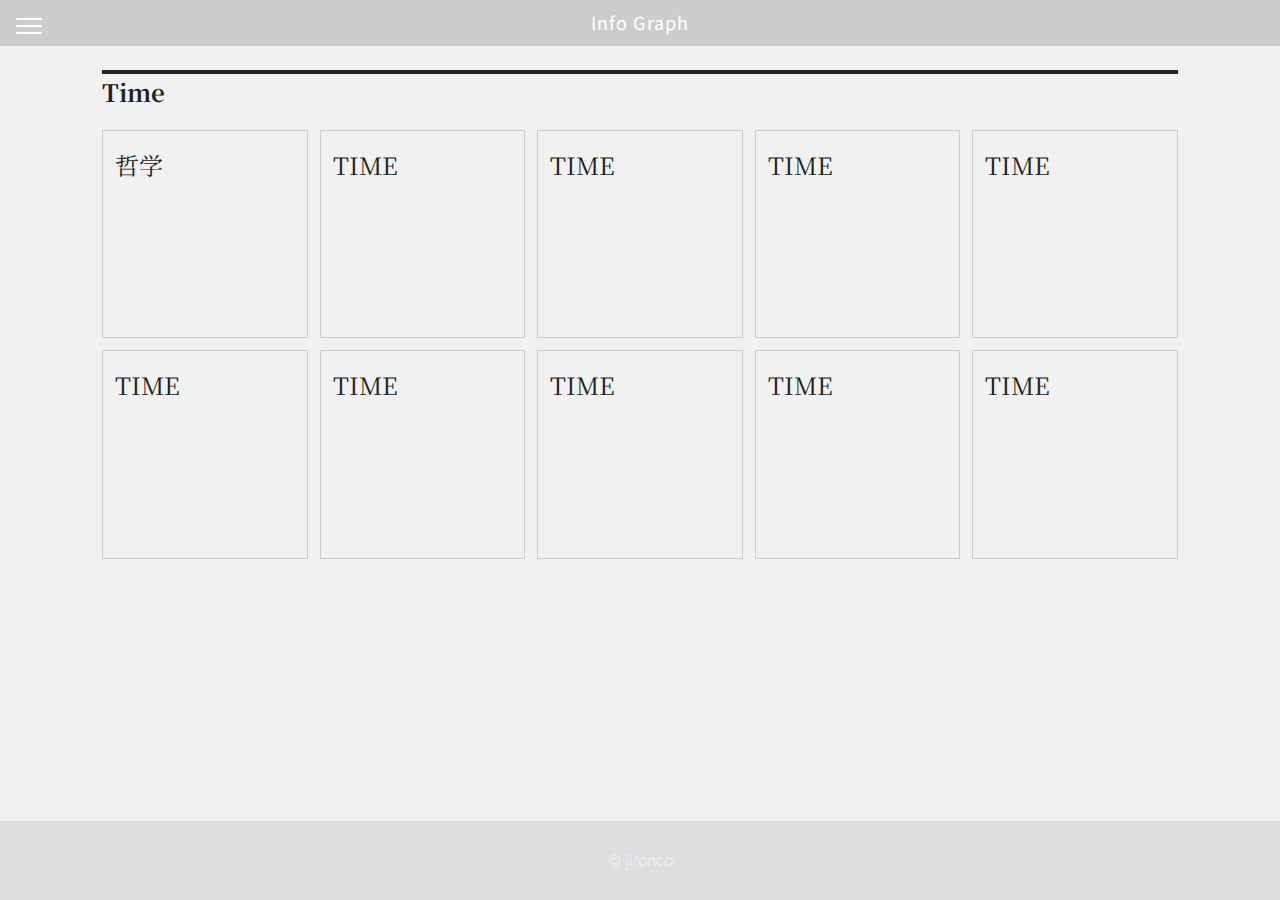
<file: index.html>
<!doctype html>
<html lang="ja" class="no-js">

<head>
  <meta charset="utf-8">
  <title>Info Graph</title>

  <meta name="format-detection" content="telephone=no">
  <meta name="viewport" content="width=device-width, initial-scale=1.0">

	<link href="https://fonts.googleapis.com/css2?family=Noto+Sans+JP:wght@400;700&family=Noto+Serif+JP:wght@400;700&display=swap" rel="stylesheet">
  
	<link rel="stylesheet" href="./assets/css/reseter.min.css">
  <link rel="stylesheet" href="./assets/css/nav.css">
  <link rel="stylesheet" href="./assets/css/common.css">
  <meta name="robots" content="noindex">
</head>

<body>

<header>
	<div class="Headbar">

		<div id="nav-drawer">
			<input id="nav-input" type="checkbox" class="nav-unshown">
			<label id="nav-open" for="nav-input"><span></span></label>
			<label id="nav-close" for="nav-input" class="nav-unshown" ></label>

			<div id="nav-content">
				<h2><a href="./index.html">nav</a></h2>
				<ul>
					<li><a href="./time/index.html">TIME</a></li>
					<!-- <li><a href="#"></a></li>
					<li><a href="#"></a></li>
					<li><a href="#"></a></li>
					<li><a href="#"></a></li> -->
				</ul>
			</div>
		</div>

		<div class="HeadLogo">
			<a href="./index.html">Info Graph</a>
		</div>

		<div></div>

	</div>
</header>

<main>
	<div class="HomeWrapper">
		<!-- <h1>Info Graph</h1> -->

		<h2>Time</h2>

		<ul>
			<li><a href="./time/philosophy/index.html">哲学</a></li>
			<li><a href="./time/index.html">TIME</a></li>
			<li><a href="./time/index.html">TIME</a></li>
			<li><a href="./time/index.html">TIME</a></li>
			<li><a href="./time/index.html">TIME</a></li>
			<li><a href="./time/index.html">TIME</a></li>
			<li><a href="./time/index.html">TIME</a></li>
			<li><a href="./time/index.html">TIME</a></li>
			<li><a href="./time/index.html">TIME</a></li>
			<li><a href="./time/index.html">TIME</a></li>
		</ul>
	</div>
</main>

<footer>
	<div class="footerWrapper">
		<p>&copy; jironco</p>
	</div>
</footer>

</body>
</html>
</file>
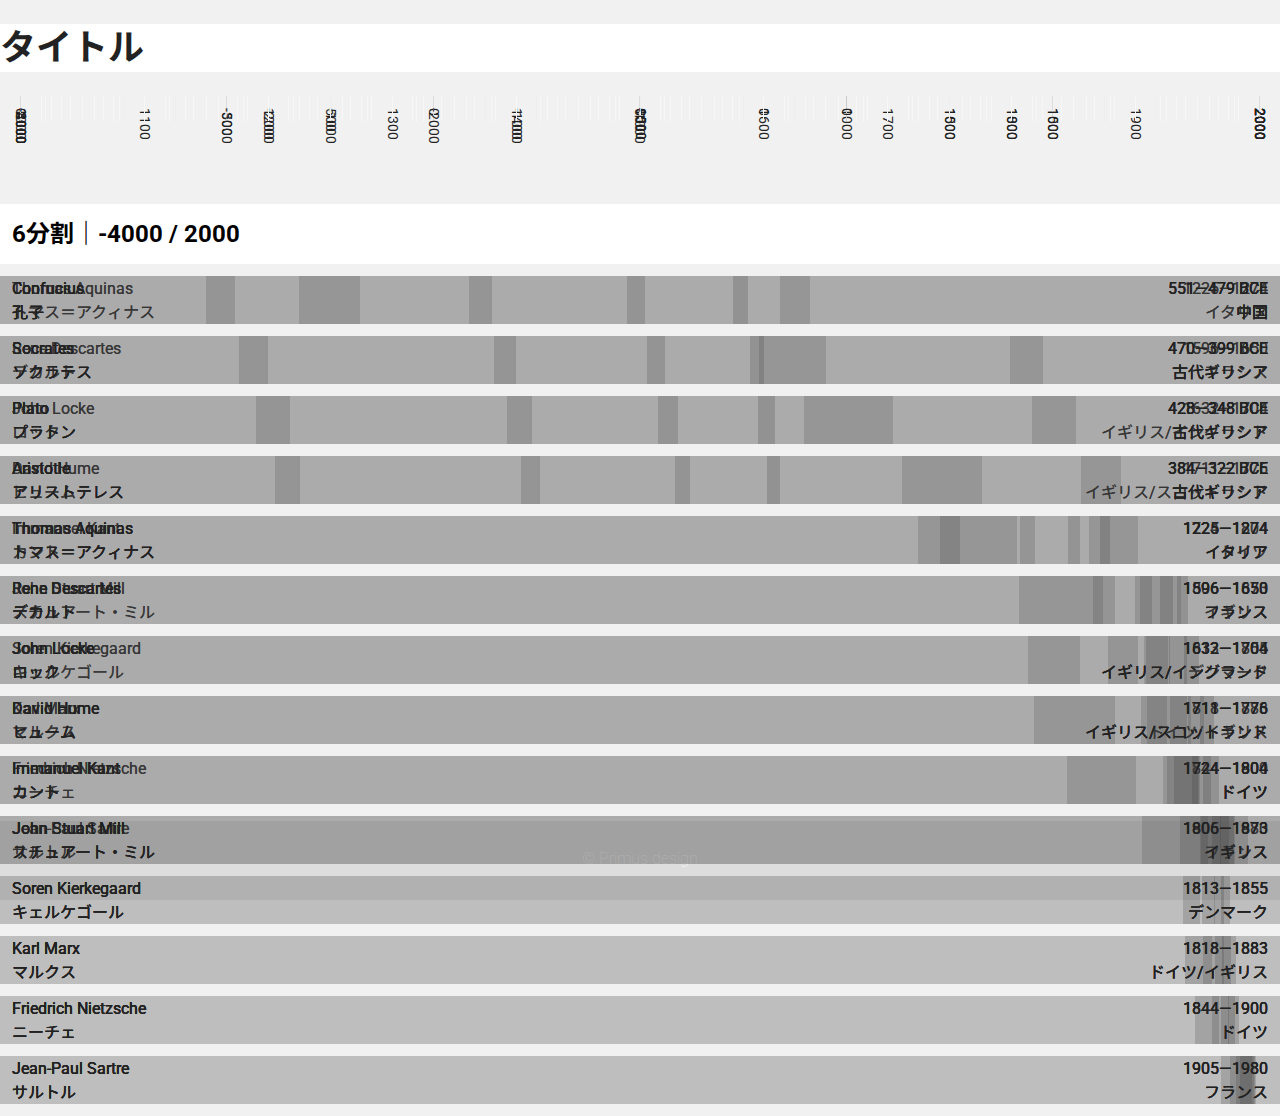
<file: time/index.html>
<!doctype html>
<html lang="ja" class="no-js">

<head>
  <meta charset="utf-8">
  <title>Time Table Test</title>

  <!-- <script type="module">
    document.documentElement.classList.remove('no-js');
    document.documentElement.classList.add('js');
  </script> -->

  <link rel="shortcut icon" href="./favicon.ico">

  <link rel="alternate" hreflang="ja" href="http://www.l.u-tokyo.ac.jp/ssm_spr/" />

  <meta name="author" content="">
  <meta name="description" content="">
  <meta name="Keywords" content="" />

  <meta property="og:image" content="" />
  <meta property="og:image:alt" content="">
  <meta property="og:locale" content="ja_JP">
  <meta property="og:type" content="website" />
  <meta property="og:url" content="" />

  <meta property="og:site_name" content="" />
  <meta property="og:title" content="" />
  <meta property="og:description" content="" />

  <meta name="format-detection" content="telephone=no">
  <meta name="viewport" content="width=device-width, initial-scale=1.0">

  <link href="https://fonts.googleapis.com/css2?family=Noto+Sans+JP:wght@100;400&family=Roboto:wght@100;400&display=swap" rel="stylesheet">
  <link rel="stylesheet" href="../assets/css/reseter.min.css">
  <link rel="stylesheet" href="../assets/css/nav.css">
  <link rel="stylesheet" href="../assets/css/common.css">
  <!-- <meta name="robots" content="noindex"> -->
</head>

<body>

<!-- <header>
<div class="Headbar">

	<div id="nav-drawer">
		<input id="nav-input" type="checkbox" class="nav-unshown">
		<label id="nav-open" for="nav-input"></spael>
		<label id="nav-close" for="nav-input" class="nav-unshown" ></label>

		<div id="nav-content">
			<h2><a href="index.html"></a></h2>
			<ul>
				<li><a href="#"></a></li>
				<li><a href="#"></a></li>
				<li><a href="#"></a></li>
				<li><a href="#"></a></li>
				<li><a href="#"></a></li>
			</ul>
		</div>
	</div>

	<div class="HeadLogo">
		<a href="#"></a>
	</div>

	<div></div>

</div>
</header> -->

<main>

	<div class="Wrapper">

		<h1>タイトル</h1>

		<div class="timeTable">
			<!--  -->
			<div class="timeTable_Person">
				<h2>1分割｜1000 / 2000</h2>

				<!-- Confucius -->
				<!-- <div class="PersonBox">
					<div class="PersonName-Prof">
						<div>Confucius<br>孔子</div>
						<div class="PersonProf">551&#8212;479 BCE<br>中国</div>
					</div>
					<div class="PersonLifeTime"
					style="grid-template-columns: 14.82fr 2.38fr 81.81fr;">
						<div></div>
						<div class="LifeTime"></div>
						<div></div>
					</div>
				</div> -->

				<!-- Socrates -->
				<!-- <div class="PersonBox">
					<div class="PersonName-Prof">
						<div>Socrates<br>ソクラテス</div>
						<div class="PersonProf">470&#8212;399 BCE<br>古代ギリシア</div>
					</div>
					<div class="PersonLifeTime"
					style="grid-template-columns: 17.49fr 2.34fr 79.17fr;">
						<div></div>
						<div class="LifeTime"></div>
						<div></div>
					</div>
				</div> -->

				<!-- Plato -->
				<!-- <div class="PersonBox">
					<div class="PersonName-Prof">
						<div>Plato<br>プラトン</div>
						<div class="PersonProf">428&#8212;348 BCE<br>古代ギリシア</div>
					</div>
					<div class="PersonLifeTime"
					style="grid-template-columns: 18.88fr 2.64fr 77.48fr;">
						<div></div>
						<div class="LifeTime"></div>
						<div></div>
					</div>
				</div> -->

				<!-- Aristotle -->
				<!-- <div class="PersonBox">
					<div class="PersonName-Prof">
						<div>Aristotle<br>アリストテレス</div>
						<div class="PersonProf">384&#8212;322 BCE<br>古代ギリシア</div>
					</div>
					<div class="PersonLifeTime"
					style="grid-template-columns: 20.33fr 2.05fr 76.63fr;">
						<div></div>
						<div class="LifeTime"></div>
						<div></div>
					</div>
				</div> -->

				<!-- ThomasAquinas -->
				<div class="PersonBox">
					<div class="PersonName-Prof">
						<div>Thomas Aquinas<br>トマス＝アクィナス</div>
						<div class="PersonProf">1225&#8212;1274<br>イタリア</div>
					</div>
					<div class="PersonLifeTime"
					style="grid-template-columns: 22.50fr 4.90fr 72.60fr;">
						<div></div>
						<div class="LifeTime"></div>
						<div></div>
					</div>
				</div>

				<!-- ReneDescartes -->
				<div class="PersonBox">
					<div class="PersonName-Prof">
						<div>Rene Descartes<br>デカルト</div>
						<div class="PersonProf">1596&#8212;1650<br>フランス</div>
					</div>
					<div class="PersonLifeTime"
					style="grid-template-columns: 59.60fr 5.40fr 35.00fr;">
						<div></div>
						<div class="LifeTime"></div>
						<div></div>
					</div>
				</div>

				<!-- JohnLocke -->
				<div class="PersonBox">
					<div class="PersonName-Prof">
						<div>John Locke<br>ロック</div>
						<div class="PersonProf">1632&#8212;1704<br>イギリス/イングランド</div>
					</div>
					<div class="PersonLifeTime"
					style="grid-template-columns: 63.20fr 7.20fr 29.60fr;">
						<div></div>
						<div class="LifeTime"></div>
						<div></div>
					</div>
				</div>

				<!-- DavidHume -->
				<div class="PersonBox">
					<div class="PersonName-Prof">
						<div>David Hume<br>ヒューム</div>
						<div class="PersonProf">1711&#8212;1776<br>イギリス/スコットランド</div>
					</div>
					<div class="PersonLifeTime"
					style="grid-template-columns: 71.10fr 6.50fr 22.40fr;">
						<div></div>
						<div class="LifeTime"></div>
						<div></div>
					</div>
				</div>

				<!-- ImmanuelKant -->
				<div class="PersonBox">
					<div class="PersonName-Prof">
						<div>Immanuel Kant<br>カント</div>
						<div class="PersonProf">1724&#8212;1804<br>ドイツ</div>
					</div>
					<div class="PersonLifeTime"
					style="grid-template-columns: 72.40fr 8.00fr 19.60fr;">
						<div></div>
						<div class="LifeTime"></div>
						<div></div>
					</div>
				</div>

				<!-- JohnStuartMill -->
				<div class="PersonBox">
					<div class="PersonName-Prof">
						<div>John Stuart Mill<br>スチュアート・ミル</div>
						<div class="PersonProf">1806&#8212;1873<br>イギリス</div>
					</div>
					<div class="PersonLifeTime"
					style="grid-template-columns: 80.60fr 6.70fr 12.70fr;">
						<div></div>
						<div class="LifeTime"></div>
						<div></div>
					</div>
				</div>

				<!-- SorenKierkegaard -->
				<div class="PersonBox">
					<div class="PersonName-Prof">
						<div>Soren Kierkegaard<br>キェルケゴール</div>
						<div class="PersonProf">1813&#8212;1855<br>デンマーク</div>
					</div>
					<div class="PersonLifeTime"
					style="grid-template-columns: 81.30fr 4.20fr 14.50fr;">
						<div></div>
						<div class="LifeTime"></div>
						<div></div>
					</div>
				</div>

				<!-- KarlMarx -->
				<div class="PersonBox">
					<div class="PersonName-Prof">
						<div>Karl Marx<br>マルクス</div>
						<div class="PersonProf">1818&#8212;1883<br>ドイツ/イギリス</div>
					</div>
					<div class="PersonLifeTime"
					style="grid-template-columns: 81.80fr 6.50fr 11.70fr;">
						<div></div>
						<div class="LifeTime"></div>
						<div></div>
					</div>
				</div>

				<!-- FriedrichNietzsche -->
				<div class="PersonBox">
					<div class="PersonName-Prof">
						<div>Friedrich Nietzsche<br>ニーチェ</div>
						<div class="PersonProf">1844&#8212;1900<br>ドイツ</div>
					</div>
					<div class="PersonLifeTime"
					style="grid-template-columns: 84.40fr 5.60fr 10.00fr;">
						<div></div>
						<div class="LifeTime"></div>
						<div></div>
					</div>
				</div>

				<!-- Jean-PaulSartre -->
				<div class="PersonBox">
					<div class="PersonName-Prof">
						<div>Jean-Paul Sartre<br>サルトル</div>
						<div class="PersonProf">1905&#8212;1980<br>フランス</div>
					</div>
					<div class="PersonLifeTime"
					style="grid-template-columns: 90.50fr 7.50fr 2.00fr;">
						<div></div>
						<div class="LifeTime"></div>
						<div></div>
					</div>
				</div>

			</div>

			<!--  -->
			<div class="timeTable_Year division_1">
					<div></div>

					<div class="YearLine-d"><div>1000</div></div>
					<div></div>
					<div class="YearLine"><div>1100</div></div>
					<div></div>
					<div class="YearLine"><div>1200</div></div>
					<div></div>
					<div class="YearLine"><div>1300</div></div>
					<div></div>
					<div class="YearLine"><div>1400</div></div>
					<div></div>
					<div class="YearLine-e"><div>1500</div></div>
					<div></div>
					<div class="YearLine"><div>1600</div></div>
					<div></div>
					<div class="YearLine"><div>1700</div></div>
					<div></div>
					<div class="YearLine"><div>1800</div></div>
					<div></div>
					<div class="YearLine"><div>1900</div></div>
					<div></div>

					<div class="YearLine-d"><div>2000</div></div>

					<div></div>
			</div>

			<!--  -->
			<div class="timeTable_Period timeTable_Period-division1_1000-2000">
				<div class="PeriodMediaeval"></div><!-- preMargin -->
				<div class="PeriodMediaeval"></div>
				<div class="PeriodModern"></div>
				<div class="PeriodModern"></div><!-- aftMargin -->
			</div>
		</div>
	</div>
	<!-- 1分割｜1000 / 2000//////////////////////////////////////////////////////// -->

	<div class="Wrapper">
		<div class="timeTable">
			<!--  -->
			<div class="timeTable_Person">
				<h2>2分割｜0 / 2000</h2>

				<!-- Confucius -->
				<!-- <div class="PersonBox">
					<div class="PersonName-Prof">
						<div>Confucius<br>孔子</div>
						<div class="PersonProf">551&#8212;479 BCE<br>中国</div>
					</div>
					<div class="PersonLifeTime"
					style="grid-template-columns: 14.82fr 2.38fr 81.81fr;">
						<div></div>
						<div class="LifeTime"></div>
						<div></div>
					</div>
				</div> -->

				<!-- Socrates -->
				<!-- <div class="PersonBox">
					<div class="PersonName-Prof">
						<div>Socrates<br>ソクラテス</div>
						<div class="PersonProf">470&#8212;399 BCE<br>古代ギリシア</div>
					</div>
					<div class="PersonLifeTime"
					style="grid-template-columns: 17.49fr 2.34fr 79.17fr;">
						<div></div>
						<div class="LifeTime"></div>
						<div></div>
					</div>
				</div> -->

				<!-- Plato -->
				<!-- <div class="PersonBox">
					<div class="PersonName-Prof">
						<div>Plato<br>プラトン</div>
						<div class="PersonProf">428&#8212;348 BCE<br>古代ギリシア</div>
					</div>
					<div class="PersonLifeTime"
					style="grid-template-columns: 18.88fr 2.64fr 77.48fr;">
						<div></div>
						<div class="LifeTime"></div>
						<div></div>
					</div>
				</div> -->

				<!-- Aristotle -->
				<!-- <div class="PersonBox">
					<div class="PersonName-Prof">
						<div>Aristotle<br>アリストテレス</div>
						<div class="PersonProf">384&#8212;322 BCE<br>古代ギリシア</div>
					</div>
					<div class="PersonLifeTime"
					style="grid-template-columns: 20.33fr 2.05fr 76.63fr;">
						<div></div>
						<div class="LifeTime"></div>
						<div></div>
					</div>
				</div> -->

				<!-- ThomasAquinas -->
				<div class="PersonBox">
					<div class="PersonName-Prof">
						<div>Thomas Aquinas<br>トマス＝アクィナス</div>
						<div class="PersonProf">1225&#8212;1274<br>イタリア</div>
					</div>
					<div class="PersonLifeTime"
					style="grid-template-columns: 61.25fr 2.45fr 36.30fr;">
						<div></div>
						<div class="LifeTime"></div>
						<div></div>
					</div>
				</div>

				<!-- ReneDescartes -->
				<div class="PersonBox">
					<div class="PersonName-Prof">
						<div>Rene Descartes<br>デカルト</div>
						<div class="PersonProf">1596&#8212;1650<br>フランス</div>
					</div>
					<div class="PersonLifeTime"
					style="grid-template-columns: 79.80fr 2.70fr 17.50fr;">
						<div></div>
						<div class="LifeTime"></div>
						<div></div>
					</div>
				</div>

				<!-- JohnLocke -->
				<div class="PersonBox">
					<div class="PersonName-Prof">
						<div>John Locke<br>ロック</div>
						<div class="PersonProf">1632&#8212;1704<br>イギリス/イングランド</div>
					</div>
					<div class="PersonLifeTime"
					style="grid-template-columns: 81.60fr 3.60fr 14.80fr;">
						<div></div>
						<div class="LifeTime"></div>
						<div></div>
					</div>
				</div>

				<!-- DavidHume -->
				<div class="PersonBox">
					<div class="PersonName-Prof">
						<div>David Hume<br>ヒューム</div>
						<div class="PersonProf">1711&#8212;1776<br>イギリス/スコットランド</div>
					</div>
					<div class="PersonLifeTime"
					style="grid-template-columns: 85.55fr 3.25fr 11.20fr;">
						<div></div>
						<div class="LifeTime"></div>
						<div></div>
					</div>
				</div>

				<!-- ImmanuelKant -->
				<div class="PersonBox">
					<div class="PersonName-Prof">
						<div>Immanuel Kant<br>カント</div>
						<div class="PersonProf">1724&#8212;1804<br>ドイツ</div>
					</div>
					<div class="PersonLifeTime"
					style="grid-template-columns: 86.20fr 4.00fr 9.80fr;">
						<div></div>
						<div class="LifeTime"></div>
						<div></div>
					</div>
				</div>

				<!-- JohnStuartMill -->
				<div class="PersonBox">
					<div class="PersonName-Prof">
						<div>John Stuart Mill<br>スチュアート・ミル</div>
						<div class="PersonProf">1806&#8212;1873<br>イギリス</div>
					</div>
					<div class="PersonLifeTime"
					style="grid-template-columns: 90.30fr 3.35fr 6.35fr;">
						<div></div>
						<div class="LifeTime"></div>
						<div></div>
					</div>
				</div>

				<!-- SorenKierkegaard -->
				<div class="PersonBox">
					<div class="PersonName-Prof">
						<div>Soren Kierkegaard<br>キェルケゴール</div>
						<div class="PersonProf">1813&#8212;1855<br>デンマーク</div>
					</div>
					<div class="PersonLifeTime"
					style="grid-template-columns: 90.65fr 2.10fr 7.25fr;">
						<div></div>
						<div class="LifeTime"></div>
						<div></div>
					</div>
				</div>

				<!-- KarlMarx -->
				<div class="PersonBox">
					<div class="PersonName-Prof">
						<div>Karl Marx<br>マルクス</div>
						<div class="PersonProf">1818&#8212;1883<br>ドイツ/イギリス</div>
					</div>
					<div class="PersonLifeTime"
					style="grid-template-columns: 90.90fr 3.25fr 5.85fr;">
						<div></div>
						<div class="LifeTime"></div>
						<div></div>
					</div>
				</div>

				<!-- FriedrichNietzsche -->
				<div class="PersonBox">
					<div class="PersonName-Prof">
						<div>Friedrich Nietzsche<br>ニーチェ</div>
						<div class="PersonProf">1844&#8212;1900<br>ドイツ</div>
					</div>
					<div class="PersonLifeTime"
					style="grid-template-columns: 92.20fr 2.80fr 5.00fr;">
						<div></div>
						<div class="LifeTime"></div>
						<div></div>
					</div>
				</div>

				<!-- Jean-PaulSartre -->
				<div class="PersonBox">
					<div class="PersonName-Prof">
						<div>Jean-Paul Sartre<br>サルトル</div>
						<div class="PersonProf">1905&#8212;1980<br>フランス</div>
					</div>
					<div class="PersonLifeTime"
					style="grid-template-columns: 95.25fr 3.75fr 1.00fr;">
						<div></div>
						<div class="LifeTime"></div>
						<div></div>
					</div>
				</div>

			</div>

			<!--  -->
			<div class="timeTable_Year division_2">
					<div></div>

					<div class="YearLine-0"><div>0</div></div>
					<div></div>
					<div class="YearLine"></div>
					<div></div>
					<div class="YearLine"></div>
					<div></div>
					<div class="YearLine"></div>
					<div></div>
					<div class="YearLine"></div>
					<div></div>
					<div class="YearLine-e"><div>500</div></div>
					<div></div>
					<div class="YearLine"></div>
					<div></div>
					<div class="YearLine"></div>
					<div></div>
					<div class="YearLine"></div>
					<div></div>
					<div class="YearLine"></div>
					<div></div>

					<div class="YearLine-d"><div>1000</div></div>
					<div></div>
					<div class="YearLine"></div>
					<div></div>
					<div class="YearLine"></div>
					<div></div>
					<div class="YearLine"></div>
					<div></div>
					<div class="YearLine"></div>
					<div></div>
					<div class="YearLine-e"><div>1500</div></div>
					<div></div>
					<div class="YearLine"></div>
					<div></div>
					<div class="YearLine"></div>
					<div></div>
					<div class="YearLine"></div>
					<div></div>
					<div class="YearLine"></div>
					<div></div>

					<div class="YearLine-d"><div>2000</div></div>

					<div></div>
			</div>

			<!--  -->
			<div class="timeTable_Period timeTable_Period-division2_0-2000">
				<div class="PeriodAncient"></div><!-- preMargin -->
				<div class="PeriodAncient"></div>
				<div class="PeriodMediaeval"></div>
				<div class="PeriodModern"></div>
				<div class="PeriodModern"></div><!-- aftMargin -->
			</div>
		</div>
	</div>
	<!-- 2分割｜0 / 2000//////////////////////////////////////////////////////// -->

	<div class="Wrapper">
		<div class="timeTable">
			<!--  -->
			<div class="timeTable_Person">
				<h2>3分割｜-1000 / 2000</h2>

				<!-- Confucius -->
				<div class="PersonBox">
					<div class="PersonName-Prof">
						<div>Confucius<br>孔子</div>
						<div class="PersonProf">551&#8212;479 BCE<br>中国</div>
					</div>
					<div class="PersonLifeTime"
					style="grid-template-columns: 14.82fr 2.38fr 81.81fr;">
						<div></div>
						<div class="LifeTime"></div>
						<div></div>
					</div>
				</div>

				<!-- Socrates -->
				<div class="PersonBox">
					<div class="PersonName-Prof">
						<div>Socrates<br>ソクラテス</div>
						<div class="PersonProf">470&#8212;399 BCE<br>古代ギリシア</div>
					</div>
					<div class="PersonLifeTime"
					style="grid-template-columns: 17.49fr 2.34fr 79.17fr;">
						<div></div>
						<div class="LifeTime"></div>
						<div></div>
					</div>
				</div>

				<!-- Plato -->
				<div class="PersonBox">
					<div class="PersonName-Prof">
						<div>Plato<br>プラトン</div>
						<div class="PersonProf">428&#8212;348 BCE<br>古代ギリシア</div>
					</div>
					<div class="PersonLifeTime"
					style="grid-template-columns: 18.88fr 2.64fr 77.48fr;">
						<div></div>
						<div class="LifeTime"></div>
						<div></div>
					</div>
				</div>

				<!-- Aristotle -->
				<div class="PersonBox">
					<div class="PersonName-Prof">
						<div>Aristotle<br>アリストテレス</div>
						<div class="PersonProf">384&#8212;322 BCE<br>古代ギリシア</div>
					</div>
					<div class="PersonLifeTime"
					style="grid-template-columns: 20.33fr 2.05fr 76.63fr;">
						<div></div>
						<div class="LifeTime"></div>
						<div></div>
					</div>
				</div>

				<!-- ThomasAquinas -->
				<div class="PersonBox">
					<div class="PersonName-Prof">
						<div>Thomas Aquinas<br>トマス＝アクィナス</div>
						<div class="PersonProf">1225&#8212;1274<br>イタリア</div>
					</div>
					<div class="PersonLifeTime"
					style="grid-template-columns: 73.43fr 1.62fr 23.96fr;">
						<div></div>
						<div class="LifeTime"></div>
						<div></div>
					</div>
				</div>

				<!-- ReneDescartes -->
				<div class="PersonBox">
					<div class="PersonName-Prof">
						<div>Rene Descartes<br>デカルト</div>
						<div class="PersonProf">1596&#8212;1650<br>フランス</div>
					</div>
					<div class="PersonLifeTime"
					style="grid-template-columns: 85.67fr 1.78fr 11.55fr;">
						<div></div>
						<div class="LifeTime"></div>
						<div></div>
					</div>
				</div>

				<!-- JohnLocke -->
				<div class="PersonBox">
					<div class="PersonName-Prof">
						<div>John Locke<br>ロック</div>
						<div class="PersonProf">1632&#8212;1704<br>イギリス/イングランド</div>
					</div>
					<div class="PersonLifeTime"
					style="grid-template-columns: 86.86fr 2.38fr 9.77fr;">
						<div></div>
						<div class="LifeTime"></div>
						<div></div>
					</div>
				</div>

				<!-- DavidHume -->
				<div class="PersonBox">
					<div class="PersonName-Prof">
						<div>David Hume<br>ヒューム</div>
						<div class="PersonProf">1711&#8212;1776<br>イギリス/スコットランド</div>
					</div>
					<div class="PersonLifeTime"
					style="grid-template-columns: 89.46fr 2.15fr 7.39fr;">
						<div></div>
						<div class="LifeTime"></div>
						<div></div>
					</div>
				</div>

				<!-- ImmanuelKant -->
				<div class="PersonBox">
					<div class="PersonName-Prof">
						<div>Immanuel Kant<br>カント</div>
						<div class="PersonProf">1724&#8212;1804<br>ドイツ</div>
					</div>
					<div class="PersonLifeTime"
					style="grid-template-columns: 89.89fr 2.64fr 4.67fr;">
						<div></div>
						<div class="LifeTime"></div>
						<div></div>
					</div>
				</div>

				<!-- JohnStuartMill -->
				<div class="PersonBox">
					<div class="PersonName-Prof">
						<div>John Stuart Mill<br>スチュアート・ミル</div>
						<div class="PersonProf">1806&#8212;1873<br>イギリス</div>
					</div>
					<div class="PersonLifeTime"
					style="grid-template-columns: 92.60fr 2.21fr 4.19fr;">
						<div></div>
						<div class="LifeTime"></div>
						<div></div>
					</div>
				</div>

				<!-- SorenKierkegaard -->
				<div class="PersonBox">
					<div class="PersonName-Prof">
						<div>Soren Kierkegaard<br>キェルケゴール</div>
						<div class="PersonProf">1813&#8212;1855<br>デンマーク</div>
					</div>
					<div class="PersonLifeTime"
					style="grid-template-columns: 92.83fr 1.39fr 4.79fr;">
						<div></div>
						<div class="LifeTime"></div>
						<div></div>
					</div>
				</div>

				<!-- KarlMarx -->
				<div class="PersonBox">
					<div class="PersonName-Prof">
						<div>Karl Marx<br>マルクス</div>
						<div class="PersonProf">1818&#8212;1883<br>ドイツ/イギリス</div>
					</div>
					<div class="PersonLifeTime"
					style="grid-template-columns: 92.99fr 2.15fr 3.86fr;">
						<div></div>
						<div class="LifeTime"></div>
						<div></div>
					</div>
				</div>

				<!-- FriedrichNietzsche -->
				<div class="PersonBox">
					<div class="PersonName-Prof">
						<div>Friedrich Nietzsche<br>ニーチェ</div>
						<div class="PersonProf">1844&#8212;1900<br>ドイツ</div>
					</div>
					<div class="PersonLifeTime"
					style="grid-template-columns: 93.85fr 1.85fr 3.30fr;">
						<div></div>
						<div class="LifeTime"></div>
						<div></div>
					</div>
				</div>

				<!-- Jean-PaulSartre -->
				<div class="PersonBox">
					<div class="PersonName-Prof">
						<div>Jean-Paul Sartre<br>サルトル</div>
						<div class="PersonProf">1905&#8212;1980<br>フランス</div>
					</div>
					<div class="PersonLifeTime"
					style="grid-template-columns: 95.87fr 2.48fr 0.66fr;">
						<div></div>
						<div class="LifeTime"></div>
						<div></div>
					</div>
				</div>

			</div>

			<!--  -->
			<div class="timeTable_Year division_3">
					<div></div>

					<div class="YearLine-d"><div>-1000</div></div>
					<div></div>
					<div class="YearLine"></div>
					<div></div>
					<div class="YearLine"></div>
					<div></div>
					<div class="YearLine"></div>
					<div></div>
					<div class="YearLine"></div>
					<div></div>
					<div class="YearLine-e"><div>-500</div></div>
					<div></div>
					<div class="YearLine"></div>
					<div></div>
					<div class="YearLine"></div>
					<div></div>
					<div class="YearLine"></div>
					<div></div>
					<div class="YearLine"></div>
					<div></div>

					<div class="YearLine-0"><div>0</div></div>
					<div></div>
					<div class="YearLine"></div>
					<div></div>
					<div class="YearLine"></div>
					<div></div>
					<div class="YearLine"></div>
					<div></div>
					<div class="YearLine"></div>
					<div></div>
					<div class="YearLine-e"><div>500</div></div>
					<div></div>
					<div class="YearLine"></div>
					<div></div>
					<div class="YearLine"></div>
					<div></div>
					<div class="YearLine"></div>
					<div></div>
					<div class="YearLine"></div>
					<div></div>

					<div class="YearLine-d"><div>1000</div></div>
					<div></div>
					<div class="YearLine"></div>
					<div></div>
					<div class="YearLine"></div>
					<div></div>
					<div class="YearLine"></div>
					<div></div>
					<div class="YearLine"></div>
					<div></div>
					<div class="YearLine-e"><div>1500</div></div>
					<div></div>
					<div class="YearLine"></div>
					<div></div>
					<div class="YearLine"></div>
					<div></div>
					<div class="YearLine"></div>
					<div></div>
					<div class="YearLine"></div>
					<div></div>

					<div class="YearLine-d"><div>2000</div></div>

					<div></div>
			</div>

			<!--  -->
			<div class="timeTable_Period timeTable_Period-division3_-1000-2000">
				<div class="PeriodAncient"></div><!-- preMargin -->
				<div class="PeriodAncient"></div>
				<div class="PeriodMediaeval"></div>
				<div class="PeriodModern"></div>
				<div class="PeriodModern"></div><!-- aftMargin -->
			</div>
		</div>
	</div>
	<!-- 3分割｜-1000 / 2000//////////////////////////////////////////////////////// -->

	<div class="Wrapper">
		<div class="timeTable">

			<!--  -->
			<div class="timeTable_Person">
				<h2>4分割｜-2000 / 2000</h2>

	<!-- Confucius -->
				<div class="PersonBox">
					<div class="PersonName-Prof">
						<div>Confucius<br>孔子</div>
						<div class="PersonProf">551&#8212;479 BCE<br>中国</div>
					</div>
					<div class="PersonLifeTime"
					style="grid-template-columns: 36.23fr 1.8fr 61.98fr;">
						<div></div>
						<div class="LifeTime"></div>
						<div></div>
					</div>
				</div>

	<!-- Socrates -->
				<div class="PersonBox">
					<div class="PersonName-Prof">
						<div>Socrates<br>ソクラテス</div>
						<div class="PersonProf">470&#8212;399 BCE<br>古代ギリシア</div>
					</div>
					<div class="PersonLifeTime"
					style="grid-template-columns: 38.25fr 1.78fr 59.98fr;">
						<div></div>
						<div class="LifeTime"></div>
						<div></div>
					</div>
				</div>

	<!-- Plato -->
				<div class="PersonBox">
					<div class="PersonName-Prof">
						<div>Plato<br>プラトン</div>
						<div class="PersonProf">428&#8212;348 BCE<br>古代ギリシア</div>
					</div>
					<div class="PersonLifeTime"
					style="grid-template-columns: 39.30fr 2.0fr 58.70fr;">
						<div></div>
						<div class="LifeTime"></div>
						<div></div>
					</div>
				</div>

	<!-- Aristotle -->
				<div class="PersonBox">
					<div class="PersonName-Prof">
						<div>Aristotle<br>アリストテレス</div>
						<div class="PersonProf">384&#8212;322 BCE<br>古代ギリシア</div>
					</div>
					<div class="PersonLifeTime"
					style="grid-template-columns: 40.4fr 1.55fr 58.05fr;">
						<div></div>
						<div class="LifeTime"></div>
						<div></div>
					</div>
				</div>

	<!-- ThomasAquinas -->
	<div class="PersonBox">
		<div class="PersonName-Prof">
			<div>Thomas Aquinas<br>トマス＝アクィナス</div>
			<div class="PersonProf">1225&#8212;1274<br>イタリア</div>
		</div>
		<div class="PersonLifeTime"
		style="grid-template-columns: 80.63fr 1.23fr 18.15fr;">
			<div></div>
			<div class="LifeTime"></div>
			<div></div>
		</div>
		</div>

	<!-- ReneDescartes -->
	<div class="PersonBox">
		<div class="PersonName-Prof">
			<div>Rene Descartes<br>デカルト</div>
			<div class="PersonProf">1596&#8212;1650<br>フランス</div>
		</div>
		<div class="PersonLifeTime"
		style="grid-template-columns: 89.9fr 1.35fr 8.75fr;">
			<div></div>
			<div class="LifeTime"></div>
			<div></div>
		</div>
		</div>


	<!-- JohnLocke -->
	<div class="PersonBox">
		<div class="PersonName-Prof">
			<div>John Locke<br>ロック</div>
			<div class="PersonProf">1632&#8212;1704<br>イギリス/イングランド</div>
		</div>
		<div class="PersonLifeTime"
		style="grid-template-columns: 90.8fr 1.8fr 7.4fr;">
			<div></div>
			<div class="LifeTime"></div>
			<div></div>
		</div>
		</div>

	<!-- DavidHume -->
	<div class="PersonBox">
		<div class="PersonName-Prof">
			<div>David Hume<br>ヒューム</div>
			<div class="PersonProf">1711&#8212;1776<br>イギリス/スコットランド</div>
		</div>
		<div class="PersonLifeTime"
		style="grid-template-columns: 92.78fr 1.63fr 5.6fr;">
			<div></div>
			<div class="LifeTime"></div>
			<div></div>
		</div>
		</div>


	<!-- ImmanuelKant -->
				<div class="PersonBox">
					<div class="PersonName-Prof">
						<div>Immanuel Kant<br>カント</div>
						<div class="PersonProf">1724&#8212;1804<br>ドイツ</div>
					</div>
					<div class="PersonLifeTime"
					style="grid-template-columns: 93.1fr 2fr 4.9fr;">
						<div></div>
						<div class="LifeTime"></div>
						<div></div>
					</div>
				</div>


	<!-- JohnStuartMill -->
	<div class="PersonBox">
		<div class="PersonName-Prof">
			<div>John Stuart Mill<br>スチュアート・ミル</div>
			<div class="PersonProf">1806&#8212;1873<br>イギリス</div>
		</div>
		<div class="PersonLifeTime"
		style="grid-template-columns: 95.15fr 1.68fr 3.18fr;">
			<div></div>
			<div class="LifeTime"></div>
			<div></div>
		</div>
		</div>

	<!-- SorenKierkegaard -->
	<div class="PersonBox">
	<div class="PersonName-Prof">
		<div>Soren Kierkegaard<br>キェルケゴール</div>
		<div class="PersonProf">1813&#8212;1855<br>デンマーク</div>
	</div>
	<div class="PersonLifeTime"
	style="grid-template-columns: 95.33fr 1.05fr 3.63fr;">
		<div></div>
		<div class="LifeTime"></div>
		<div></div>
	</div>
	</div>

	<!-- KarlMarx -->
	<div class="PersonBox">
		<div class="PersonName-Prof">
			<div>Karl Marx<br>マルクス</div>
			<div class="PersonProf">1818&#8212;1883<br>ドイツ/イギリス</div>
		</div>
		<div class="PersonLifeTime"
		style="grid-template-columns: 95.45fr 1.63fr 2.93fr;">
			<div></div>
			<div class="LifeTime"></div>
			<div></div>
		</div>
		</div>

	<!-- FriedrichNietzsche -->
	<div class="PersonBox">
		<div class="PersonName-Prof">
			<div>Friedrich Nietzsche<br>ニーチェ</div>
			<div class="PersonProf">1844&#8212;1900<br>ドイツ</div>
		</div>
		<div class="PersonLifeTime"
		style="grid-template-columns: 96.1fr 1.4fr 2.5fr;">
			<div></div>
			<div class="LifeTime"></div>
			<div></div>
		</div>
		</div>

	<!-- Jean-PaulSartre -->
	<div class="PersonBox">
	<div class="PersonName-Prof">
		<div>Jean-Paul Sartre<br>サルトル</div>
		<div class="PersonProf">1905&#8212;1980<br>フランス</div>
	</div>
	<div class="PersonLifeTime"
	style="grid-template-columns: 97.63fr 1.88fr 0.5fr;">
		<div></div>
		<div class="LifeTime"></div>
		<div></div>
	</div>
	</div>


			</div>

			<!--  -->
			<div class="timeTable_Year division_4">
					<div></div>

					<div class="YearLine-d"><div>-2000</div></div>
					<div></div>
					<div class="YearLine"></div>
					<div></div>
					<div class="YearLine"></div>
					<div></div>
					<div class="YearLine"></div>
					<div></div>
					<div class="YearLine"></div>
					<div></div>
					<div class="YearLine-e"></div>
					<div></div>
					<div class="YearLine"></div>
					<div></div>
					<div class="YearLine"></div>
					<div></div>
					<div class="YearLine"></div>
					<div></div>
					<div class="YearLine"></div>
					<div></div>

					<div class="YearLine-d"><div>-1000</div></div>
					<div></div>
					<div class="YearLine"></div>
					<div></div>
					<div class="YearLine"></div>
					<div></div>
					<div class="YearLine"></div>
					<div></div>
					<div class="YearLine"></div>
					<div></div>
					<div class="YearLine-e"></div>
					<div></div>
					<div class="YearLine"></div>
					<div></div>
					<div class="YearLine"></div>
					<div></div>
					<div class="YearLine"></div>
					<div></div>
					<div class="YearLine"></div>
					<div></div>

					<div class="YearLine-0"><div>0</div></div>
					<div></div>
					<div class="YearLine"></div>
					<div></div>
					<div class="YearLine"></div>
					<div></div>
					<div class="YearLine"></div>
					<div></div>
					<div class="YearLine"></div>
					<div></div>
					<div class="YearLine-e"></div>
					<div></div>
					<div class="YearLine"></div>
					<div></div>
					<div class="YearLine"></div>
					<div></div>
					<div class="YearLine"></div>
					<div></div>
					<div class="YearLine"></div>
					<div></div>

					<div class="YearLine-d"><div>1000</div></div>
					<div></div>
					<div class="YearLine"></div>
					<div></div>
					<div class="YearLine"></div>
					<div></div>
					<div class="YearLine"></div>
					<div></div>
					<div class="YearLine"></div>
					<div></div>
					<div class="YearLine-e"></div>
					<div></div>
					<div class="YearLine"></div>
					<div></div>
					<div class="YearLine"></div>
					<div></div>
					<div class="YearLine"></div>
					<div></div>
					<div class="YearLine"></div>
					<div></div>

					<div class="YearLine-d"><div>2000</div></div>

					<div></div>
			</div>

			<!--  -->
			<div class="timeTable_Period timeTable_Period-division4_-2000-2000">
				<div class="PeriodAncient"></div><!-- preMargin -->
				<div class="PeriodAncient"></div><!--  -->
				<div class="PeriodMediaeval"></div>
				<div class="PeriodModern"></div>
				<div class="PeriodModern"></div><!-- aftMargin -->
			</div>


		
		</div>
	</div>
	<!-- 4分割｜-2000 / 2000 //////////////////////////////////////////////////////// -->

	<div class="Wrapper">
		<div class="timeTable">

			<!--  -->
			<div class="timeTable_Person">
				<h2>5分割｜-3000 / 2000</h2>

	<!-- Confucius -->
				<div class="PersonBox">
					<div class="PersonName-Prof">
						<div>Confucius<br>孔子</div>
						<div class="PersonProf">551&#8212;479 BCE<br>中国</div>
					</div>
					<div class="PersonLifeTime"
					style="grid-template-columns: 48.98fr 1.44fr 49.58fr;">
						<div></div>
						<div class="LifeTime"></div>
						<div></div>
					</div>
				</div>

	<!-- Socrates -->
				<div class="PersonBox">
					<div class="PersonName-Prof">
						<div>Socrates<br>ソクラテス</div>
						<div class="PersonProf">470&#8212;399 BCE<br>古代ギリシア</div>
					</div>
					<div class="PersonLifeTime"
					style="grid-template-columns: 50.60fr 1.42fr 47.98fr;">
						<div></div>
						<div class="LifeTime"></div>
						<div></div>
					</div>
				</div>

	<!-- Plato -->
				<div class="PersonBox">
					<div class="PersonName-Prof">
						<div>Plato<br>プラトン</div>
						<div class="PersonProf">428&#8212;348 BCE<br>古代ギリシア</div>
					</div>
					<div class="PersonLifeTime"
					style="grid-template-columns: 51.44fr 1.60fr 46.96fr;">
						<div></div>
						<div class="LifeTime"></div>
						<div></div>
					</div>
				</div>

	<!-- Aristotle -->
				<div class="PersonBox">
					<div class="PersonName-Prof">
						<div>Aristotle<br>アリストテレス</div>
						<div class="PersonProf">384&#8212;322 BCE<br>古代ギリシア</div>
					</div>
					<div class="PersonLifeTime"
					style="grid-template-columns: 53.32fr 1.24fr 46.44fr;">
						<div></div>
						<div class="LifeTime"></div>
						<div></div>
					</div>
				</div>

	<!-- ThomasAquinas -->
	<div class="PersonBox">
		<div class="PersonName-Prof">
			<div>Thomas Aquinas<br>トマス＝アクィナス</div>
			<div class="PersonProf">1225&#8212;1274<br>イタリア</div>
		</div>
		<div class="PersonLifeTime"
		style="grid-template-columns: 84.50fr 0.98fr 14.52fr;">
			<div></div>
			<div class="LifeTime"></div>
			<div></div>
		</div>
		</div>

	<!-- ReneDescartes -->
	<div class="PersonBox">
		<div class="PersonName-Prof">
			<div>Rene Descartes<br>デカルト</div>
			<div class="PersonProf">1596&#8212;1650<br>フランス</div>
		</div>
		<div class="PersonLifeTime"
		style="grid-template-columns: 91.92fr 1.08fr 7.00fr;">
			<div></div>
			<div class="LifeTime"></div>
			<div></div>
		</div>
		</div>


	<!-- JohnLocke -->
	<div class="PersonBox">
		<div class="PersonName-Prof">
			<div>John Locke<br>ロック</div>
			<div class="PersonProf">1632&#8212;1704<br>イギリス/イングランド</div>
		</div>
		<div class="PersonLifeTime"
		style="grid-template-columns: 92.64fr 1.44fr 5.92fr;">
			<div></div>
			<div class="LifeTime"></div>
			<div></div>
		</div>
		</div>

	<!-- DavidHume -->
	<div class="PersonBox">
		<div class="PersonName-Prof">
			<div>David Hume<br>ヒューム</div>
			<div class="PersonProf">1711&#8212;1776<br>イギリス/スコットランド</div>
		</div>
		<div class="PersonLifeTime"
		style="grid-template-columns: 94.22fr 1.30fr 4.48fr;">
			<div></div>
			<div class="LifeTime"></div>
			<div></div>
		</div>
		</div>


	<!-- ImmanuelKant -->
				<div class="PersonBox">
					<div class="PersonName-Prof">
						<div>Immanuel Kant<br>カント</div>
						<div class="PersonProf">1724&#8212;1804<br>ドイツ</div>
					</div>
					<div class="PersonLifeTime"
					style="grid-template-columns: 94.48fr 1.60fr 3.92fr;">
						<div></div>
						<div class="LifeTime"></div>
						<div></div>
					</div>
				</div>


	<!-- JohnStuartMill -->
	<div class="PersonBox">
		<div class="PersonName-Prof">
			<div>John Stuart Mill<br>スチュアート・ミル</div>
			<div class="PersonProf">1806&#8212;1873<br>イギリス</div>
		</div>
		<div class="PersonLifeTime"
		style="grid-template-columns: 96.12fr 1.34fr 2.54fr;">
			<div></div>
			<div class="LifeTime"></div>
			<div></div>
		</div>
		</div>

	<!-- SorenKierkegaard -->
	<div class="PersonBox">
	<div class="PersonName-Prof">
		<div>Soren Kierkegaard<br>キェルケゴール</div>
		<div class="PersonProf">1813&#8212;1855<br>デンマーク</div>
	</div>
	<div class="PersonLifeTime"
	style="grid-template-columns: 96.26fr 0.84fr 2.90fr;">
		<div></div>
		<div class="LifeTime"></div>
		<div></div>
	</div>
	</div>

	<!-- KarlMarx -->
	<div class="PersonBox">
		<div class="PersonName-Prof">
			<div>Karl Marx<br>マルクス</div>
			<div class="PersonProf">1818&#8212;1883<br>ドイツ/イギリス</div>
		</div>
		<div class="PersonLifeTime"
		style="grid-template-columns: 96.36fr 1.30fr 2.34fr;">
			<div></div>
			<div class="LifeTime"></div>
			<div></div>
		</div>
		</div>

	<!-- FriedrichNietzsche -->
	<div class="PersonBox">
		<div class="PersonName-Prof">
			<div>Friedrich Nietzsche<br>ニーチェ</div>
			<div class="PersonProf">1844&#8212;1900<br>ドイツ</div>
		</div>
		<div class="PersonLifeTime"
		style="grid-template-columns: 96.88fr 1.12fr 2.00fr;">
			<div></div>
			<div class="LifeTime"></div>
			<div></div>
		</div>
		</div>

	<!-- Jean-PaulSartre -->
	<div class="PersonBox">
	<div class="PersonName-Prof">
		<div>Jean-Paul Sartre<br>サルトル</div>
		<div class="PersonProf">1905&#8212;1980<br>フランス</div>
	</div>
	<div class="PersonLifeTime"
	style="grid-template-columns: 98.10fr 1.50fr 0.40fr;">
		<div></div>
		<div class="LifeTime"></div>
		<div></div>
	</div>
	</div>


			</div>

			<!--  -->
			<div class="timeTable_Year division_5">
					<div></div>

					<div class="YearLine-d"><div>-3000</div></div>
					<div></div>
					<div class="YearLine"></div>
					<div></div>
					<div class="YearLine"></div>
					<div></div>
					<div class="YearLine"></div>
					<div></div>
					<div class="YearLine"></div>
					<div></div>
					<div class="YearLine-e"></div>
					<div></div>
					<div class="YearLine"></div>
					<div></div>
					<div class="YearLine"></div>
					<div></div>
					<div class="YearLine"></div>
					<div></div>
					<div class="YearLine"></div>
					<div></div>

					<div class="YearLine-d"><div>-2000</div></div>
					<div></div>
					<div class="YearLine"></div>
					<div></div>
					<div class="YearLine"></div>
					<div></div>
					<div class="YearLine"></div>
					<div></div>
					<div class="YearLine"></div>
					<div></div>
					<div class="YearLine-e"></div>
					<div></div>
					<div class="YearLine"></div>
					<div></div>
					<div class="YearLine"></div>
					<div></div>
					<div class="YearLine"></div>
					<div></div>
					<div class="YearLine"></div>
					<div></div>

					<div class="YearLine-d"><div>-1000</div></div>
					<div></div>
					<div class="YearLine"></div>
					<div></div>
					<div class="YearLine"></div>
					<div></div>
					<div class="YearLine"></div>
					<div></div>
					<div class="YearLine"></div>
					<div></div>
					<div class="YearLine-e"></div>
					<div></div>
					<div class="YearLine"></div>
					<div></div>
					<div class="YearLine"></div>
					<div></div>
					<div class="YearLine"></div>
					<div></div>
					<div class="YearLine"></div>
					<div></div>

					<div class="YearLine-0"><div>0</div></div>
					<div></div>
					<div class="YearLine"></div>
					<div></div>
					<div class="YearLine"></div>
					<div></div>
					<div class="YearLine"></div>
					<div></div>
					<div class="YearLine"></div>
					<div></div>
					<div class="YearLine-e"></div>
					<div></div>
					<div class="YearLine"></div>
					<div></div>
					<div class="YearLine"></div>
					<div></div>
					<div class="YearLine"></div>
					<div></div>
					<div class="YearLine"></div>
					<div></div>

					<div class="YearLine-d"><div>1000</div></div>
					<div></div>
					<div class="YearLine"></div>
					<div></div>
					<div class="YearLine"></div>
					<div></div>
					<div class="YearLine"></div>
					<div></div>
					<div class="YearLine"></div>
					<div></div>
					<div class="YearLine-e"></div>
					<div></div>
					<div class="YearLine"></div>
					<div></div>
					<div class="YearLine"></div>
					<div></div>
					<div class="YearLine"></div>
					<div></div>
					<div class="YearLine"></div>
					<div></div>

					<div class="YearLine-d"><div>2000</div></div>

					<div></div>
			</div>

			<!--  -->
			<div class="timeTable_Period timeTable_Period-division5_-3000-2000">
				<div class="PeriodAncient"></div><!-- preMargin -->
				<div class="PeriodAncient"></div><!--  -->
				<div class="PeriodMediaeval"></div>
				<div class="PeriodModern"></div>
				<div class="PeriodModern"></div><!-- aftMargin -->
			</div>


		
		</div>
	</div>
	<!-- 5分割｜-3000 / 2000 //////////////////////////////////////////////////////// -->

	<div class="Wrapper">
		<div class="timeTable">

			<!--  -->
			<div class="timeTable_Person">
				<h2>6分割｜-4000 / 2000</h2>

	<!-- Confucius -->
				<div class="PersonBox">
					<div class="PersonName-Prof">
						<div>Confucius<br>孔子</div>
						<div class="PersonProf">551&#8212;479 BCE<br>中国</div>
					</div>
					<div class="PersonLifeTime"
					style="grid-template-columns: 57.48fr 1.20fr 41.32fr;">
						<div></div>
						<div class="LifeTime"></div>
						<div></div>
					</div>
				</div>

	<!-- Socrates -->
				<div class="PersonBox">
					<div class="PersonName-Prof">
						<div>Socrates<br>ソクラテス</div>
						<div class="PersonProf">470&#8212;399 BCE<br>古代ギリシア</div>
					</div>
					<div class="PersonLifeTime"
					style="grid-template-columns: 58.83fr 1.18fr 39.98fr;">
						<div></div>
						<div class="LifeTime"></div>
						<div></div>
					</div>
				</div>

	<!-- Plato -->
				<div class="PersonBox">
					<div class="PersonName-Prof">
						<div>Plato<br>プラトン</div>
						<div class="PersonProf">428&#8212;348 BCE<br>古代ギリシア</div>
					</div>
					<div class="PersonLifeTime"
					style="grid-template-columns: 59.53fr 1.33fr 39.13fr;">
						<div></div>
						<div class="LifeTime"></div>
						<div></div>
					</div>
				</div>

	<!-- Aristotle -->
				<div class="PersonBox">
					<div class="PersonName-Prof">
						<div>Aristotle<br>アリストテレス</div>
						<div class="PersonProf">384&#8212;322 BCE<br>古代ギリシア</div>
					</div>
					<div class="PersonLifeTime"
					style="grid-template-columns: 60.27fr 1.03fr 38.70fr;">
						<div></div>
						<div class="LifeTime"></div>
						<div></div>
					</div>
				</div>

	<!-- ThomasAquinas -->
	<div class="PersonBox">
		<div class="PersonName-Prof">
			<div>Thomas Aquinas<br>トマス＝アクィナス</div>
			<div class="PersonProf">1225&#8212;1274<br>イタリア</div>
		</div>
		<div class="PersonLifeTime"
		style="grid-template-columns: 87.08fr 0.82fr 12.10fr;">
			<div></div>
			<div class="LifeTime"></div>
			<div></div>
		</div>
		</div>

	<!-- ReneDescartes -->
	<div class="PersonBox">
		<div class="PersonName-Prof">
			<div>Rene Descartes<br>デカルト</div>
			<div class="PersonProf">1596&#8212;1650<br>フランス</div>
		</div>
		<div class="PersonLifeTime"
		style="grid-template-columns: 93.27fr 0.90fr 5.83fr;">
			<div></div>
			<div class="LifeTime"></div>
			<div></div>
		</div>
		</div>


	<!-- JohnLocke -->
	<div class="PersonBox">
		<div class="PersonName-Prof">
			<div>John Locke<br>ロック</div>
			<div class="PersonProf">1632&#8212;1704<br>イギリス/イングランド</div>
		</div>
		<div class="PersonLifeTime"
		style="grid-template-columns: 93.87fr 1.20fr 4.93fr;">
			<div></div>
			<div class="LifeTime"></div>
			<div></div>
		</div>
		</div>

	<!-- DavidHume -->
	<div class="PersonBox">
		<div class="PersonName-Prof">
			<div>David Hume<br>ヒューム</div>
			<div class="PersonProf">1711&#8212;1776<br>イギリス/スコットランド</div>
		</div>
		<div class="PersonLifeTime"
		style="grid-template-columns: 95.18fr 1.08fr 3.73fr;">
			<div></div>
			<div class="LifeTime"></div>
			<div></div>
		</div>
		</div>


	<!-- ImmanuelKant -->
				<div class="PersonBox">
					<div class="PersonName-Prof">
						<div>Immanuel Kant<br>カント</div>
						<div class="PersonProf">1724&#8212;1804<br>ドイツ</div>
					</div>
					<div class="PersonLifeTime"
					style="grid-template-columns: 95.40fr 1.33fr 3.27fr;">
						<div></div>
						<div class="LifeTime"></div>
						<div></div>
					</div>
				</div>


	<!-- JohnStuartMill -->
	<div class="PersonBox">
		<div class="PersonName-Prof">
			<div>John Stuart Mill<br>スチュアート・ミル</div>
			<div class="PersonProf">1806&#8212;1873<br>イギリス</div>
		</div>
		<div class="PersonLifeTime"
		style="grid-template-columns: 96.77fr 1.12fr 2.12fr;">
			<div></div>
			<div class="LifeTime"></div>
			<div></div>
		</div>
		</div>

	<!-- SorenKierkegaard -->
	<div class="PersonBox">
	<div class="PersonName-Prof">
		<div>Soren Kierkegaard<br>キェルケゴール</div>
		<div class="PersonProf">1813&#8212;1855<br>デンマーク</div>
	</div>
	<div class="PersonLifeTime"
	style="grid-template-columns: 96.88fr 0.70fr 2.42fr;">
		<div></div>
		<div class="LifeTime"></div>
		<div></div>
	</div>
	</div>

	<!-- KarlMarx -->
	<div class="PersonBox">
		<div class="PersonName-Prof">
			<div>Karl Marx<br>マルクス</div>
			<div class="PersonProf">1818&#8212;1883<br>ドイツ/イギリス</div>
		</div>
		<div class="PersonLifeTime"
		style="grid-template-columns: 96.97fr 1.08fr 1.95fr;">
			<div></div>
			<div class="LifeTime"></div>
			<div></div>
		</div>
		</div>

	<!-- FriedrichNietzsche -->
	<div class="PersonBox">
		<div class="PersonName-Prof">
			<div>Friedrich Nietzsche<br>ニーチェ</div>
			<div class="PersonProf">1844&#8212;1900<br>ドイツ</div>
		</div>
		<div class="PersonLifeTime"
		style="grid-template-columns: 97.40fr 0.93fr 1.67fr;">
			<div></div>
			<div class="LifeTime"></div>
			<div></div>
		</div>
		</div>

	<!-- Jean-PaulSartre -->
	<div class="PersonBox">
	<div class="PersonName-Prof">
		<div>Jean-Paul Sartre<br>サルトル</div>
		<div class="PersonProf">1905&#8212;1980<br>フランス</div>
	</div>
	<div class="PersonLifeTime"
	style="grid-template-columns: 98.42fr 1.25fr 0.33fr;">
		<div></div>
		<div class="LifeTime"></div>
		<div></div>
	</div>
	</div>


			</div>

			<!--  -->
			<div class="timeTable_Year division_6">
					<div></div>

					<div class="YearLine-d"><div>-4000</div></div>
					<div></div>
					<div class="YearLine"></div>
					<div></div>
					<div class="YearLine"></div>
					<div></div>
					<div class="YearLine"></div>
					<div></div>
					<div class="YearLine"></div>
					<div></div>
					<div class="YearLine-e"></div>
					<div></div>
					<div class="YearLine"></div>
					<div></div>
					<div class="YearLine"></div>
					<div></div>
					<div class="YearLine"></div>
					<div></div>
					<div class="YearLine"></div>
					<div></div>

					<div class="YearLine-d"><div>-3000</div></div>
					<div></div>
					<div class="YearLine"></div>
					<div></div>
					<div class="YearLine"></div>
					<div></div>
					<div class="YearLine"></div>
					<div></div>
					<div class="YearLine"></div>
					<div></div>
					<div class="YearLine-e"></div>
					<div></div>
					<div class="YearLine"></div>
					<div></div>
					<div class="YearLine"></div>
					<div></div>
					<div class="YearLine"></div>
					<div></div>
					<div class="YearLine"></div>
					<div></div>

					<div class="YearLine-d"><div>-2000</div></div>
					<div></div>
					<div class="YearLine"></div>
					<div></div>
					<div class="YearLine"></div>
					<div></div>
					<div class="YearLine"></div>
					<div></div>
					<div class="YearLine"></div>
					<div></div>
					<div class="YearLine-e"></div>
					<div></div>
					<div class="YearLine"></div>
					<div></div>
					<div class="YearLine"></div>
					<div></div>
					<div class="YearLine"></div>
					<div></div>
					<div class="YearLine"></div>
					<div></div>

					<div class="YearLine-d"><div>-1000</div></div>
					<div></div>
					<div class="YearLine"></div>
					<div></div>
					<div class="YearLine"></div>
					<div></div>
					<div class="YearLine"></div>
					<div></div>
					<div class="YearLine"></div>
					<div></div>
					<div class="YearLine-e"></div>
					<div></div>
					<div class="YearLine"></div>
					<div></div>
					<div class="YearLine"></div>
					<div></div>
					<div class="YearLine"></div>
					<div></div>
					<div class="YearLine"></div>
					<div></div>

					<div class="YearLine-0"><div>0</div></div>
					<div></div>
					<div class="YearLine"></div>
					<div></div>
					<div class="YearLine"></div>
					<div></div>
					<div class="YearLine"></div>
					<div></div>
					<div class="YearLine"></div>
					<div></div>
					<div class="YearLine-e"></div>
					<div></div>
					<div class="YearLine"></div>
					<div></div>
					<div class="YearLine"></div>
					<div></div>
					<div class="YearLine"></div>
					<div></div>
					<div class="YearLine"></div>
					<div></div>

					<div class="YearLine-d"><div>1000</div></div>
					<div></div>
					<div class="YearLine"></div>
					<div></div>
					<div class="YearLine"></div>
					<div></div>
					<div class="YearLine"></div>
					<div></div>
					<div class="YearLine"></div>
					<div></div>
					<div class="YearLine-e"></div>
					<div></div>
					<div class="YearLine"></div>
					<div></div>
					<div class="YearLine"></div>
					<div></div>
					<div class="YearLine"></div>
					<div></div>
					<div class="YearLine"></div>
					<div></div>

					<div class="YearLine-d"><div>2000</div></div>

					<div></div>
			</div>

			<!--  -->
			<div class="timeTable_Period timeTable_Period-division6_-4000-2000">
				<div class="PeriodAncient"></div><!-- preMargin -->
				<div class="PeriodAncient"></div><!--  -->
				<div class="PeriodMediaeval"></div>
				<div class="PeriodModern"></div>
				<div class="PeriodModern"></div><!-- aftMargin -->
			</div>


		
		</div>
	</div>
	<!-- 5分割｜-3000 / 2000 //////////////////////////////////////////////////////// -->

</main>

<footer>
	<div class="footerWrapper">
	<p>&copy; Primus design</p>
	</div>
</footer>

</body>
</html>
</file>
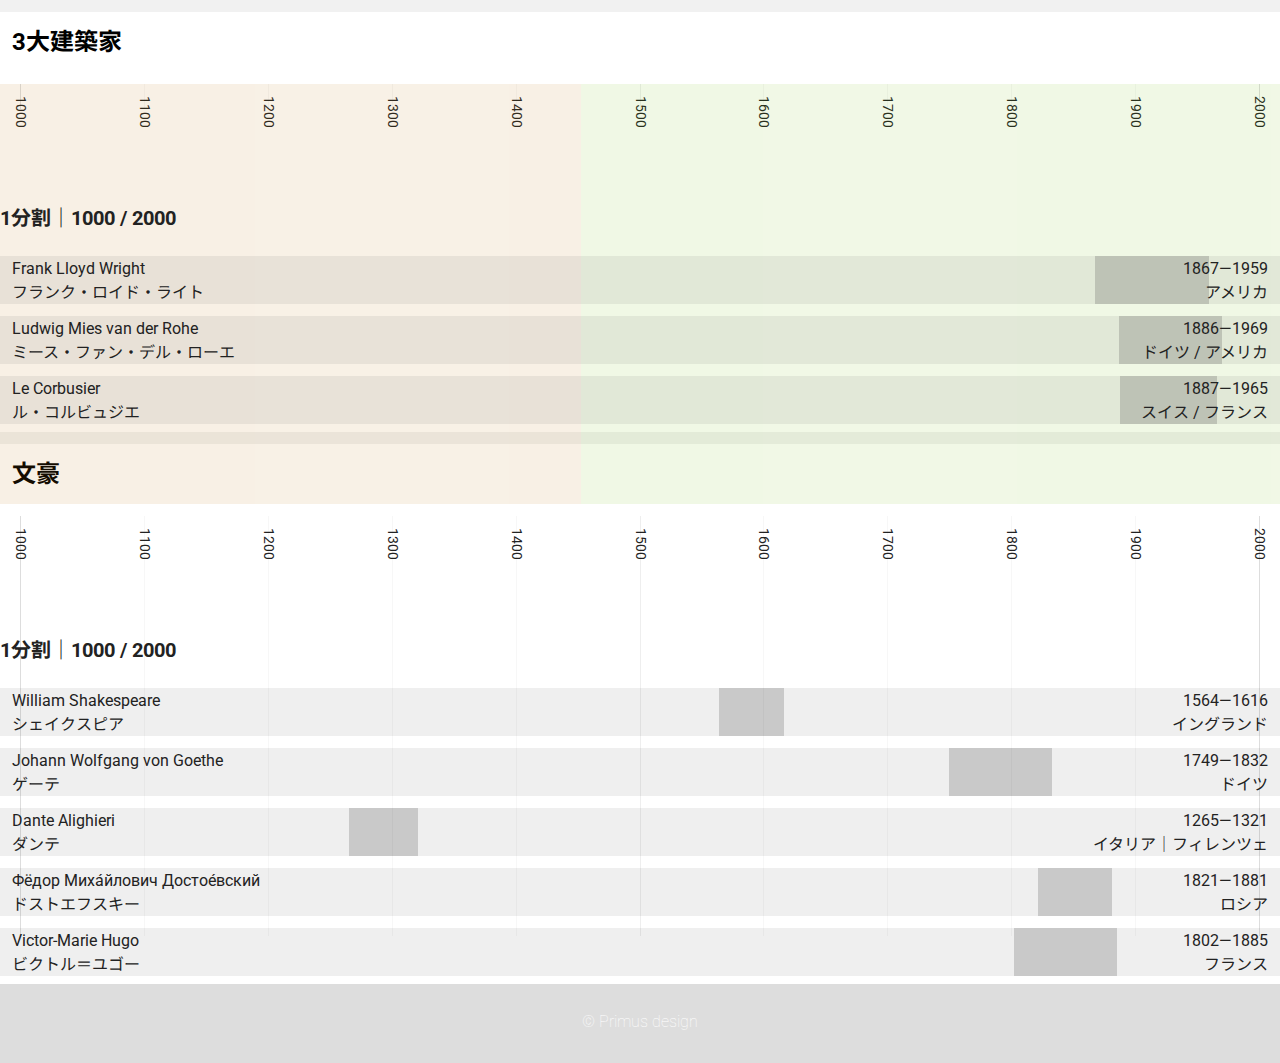
<file: worlds-top/index.html>
<!doctype html>
<html lang="ja" class="no-js">

<head>
  <meta charset="utf-8">
  <title>Time Table Test</title>

  <!-- <script type="module">
    document.documentElement.classList.remove('no-js');
    document.documentElement.classList.add('js');
  </script> -->

  <link rel="shortcut icon" href="../favicon.ico">

  <link rel="alternate" hreflang="ja" href="" />

  <meta name="author" content="">
  <meta name="description" content="">
  <meta name="Keywords" content="" />

  <meta property="og:image" content="" />
  <meta property="og:image:alt" content="">
  <meta property="og:locale" content="ja_JP">
  <meta property="og:type" content="website" />
  <meta property="og:url" content="" />

  <meta property="og:site_name" content="" />
  <meta property="og:title" content="" />
  <meta property="og:description" content="" />

  <meta name="format-detection" content="telephone=no">
  <meta name="viewport" content="width=device-width, initial-scale=1.0">

  <link href="https://fonts.googleapis.com/css2?family=Noto+Sans+JP:wght@100;400&family=Roboto:wght@100;400&display=swap" rel="stylesheet">
  <link rel="stylesheet" href="../assets/css/reseter.min.css">
  <link rel="stylesheet" href="../assets/css/nav.css">
  <link rel="stylesheet" href="../assets/css/common.css">
  <!-- <meta name="robots" content="noindex"> -->
</head>

<body>

<main>

	<div class="Wrapper Wrapper-3">
		<h2>3大建築家</h2>
		<div class="timeTable">
			<!--  -->
			<div class="timeTable_Person">
				<h3>1分割｜1000 / 2000</h3>

				<!-- フランク・ロイド・ライト -->
				<div class="PersonBox">
					<div class="PersonName-Prof">
						<div>Frank Lloyd Wright<br>フランク・ロイド・ライト</div>
						<div class="PersonProf">1867&#8212;1959<br>アメリカ</div>
					</div>
					<div class="PersonLifeTime"
					style="grid-template-columns: 86.70fr 9.20fr 4.10fr;">
						<div></div>
						<div class="LifeTime"></div>
						<div></div>
					</div>
				</div>

				<!-- ミース・ファン・デル・ローエ -->
				<div class="PersonBox">
					<div class="PersonName-Prof">
						<div>Ludwig Mies van der Rohe<br>ミース・ファン・デル・ローエ</div>
						<div class="PersonProf">1886&#8212;1969<br>ドイツ / アメリカ</div>
					</div>
					<div class="PersonLifeTime"
					style="grid-template-columns: 88.60fr 8.30fr 3.10fr;">
						<div></div>
						<div class="LifeTime"></div>
						<div></div>
					</div>
				</div>

				<!-- ル・コルビュジエ -->
				<div class="PersonBox">
					<div class="PersonName-Prof">
						<div>Le Corbusier<br>ル・コルビュジエ</div>
						<div class="PersonProf">1887&#8212;1965<br>スイス / フランス</div>
					</div>
					<div class="PersonLifeTime"
					style="grid-template-columns: 88.70fr 7.80fr 3.50fr;">
						<div></div>
						<div class="LifeTime"></div>
						<div></div>
					</div>
				</div>

			</div>

			<!--  -->
			<div class="timeTable_Year division_1">
					<div></div>

					<div class="YearLine-d"><div>1000</div></div>
					<div></div>
					<div class="YearLine"><div>1100</div></div>
					<div></div>
					<div class="YearLine"><div>1200</div></div>
					<div></div>
					<div class="YearLine"><div>1300</div></div>
					<div></div>
					<div class="YearLine"><div>1400</div></div>
					<div></div>
					<div class="YearLine-e"><div>1500</div></div>
					<div></div>
					<div class="YearLine"><div>1600</div></div>
					<div></div>
					<div class="YearLine"><div>1700</div></div>
					<div></div>
					<div class="YearLine"><div>1800</div></div>
					<div></div>
					<div class="YearLine"><div>1900</div></div>
					<div></div>

					<div class="YearLine-d"><div>2000</div></div>

					<div></div>
			</div>

			<!--  -->
			<!-- <div class="timeTable_Period timeTable_Period-division1_1000-2000"> -->
			<div class="timeTable_Period timeTable_Period-division1_1000-2000 Wrapper-3">
				<div class="PeriodMediaeval"></div><!-- preMargin -->
				<div class="PeriodMediaeval"></div>
				<div class="PeriodModern"></div>
				<div class="PeriodModern"></div><!-- aftMargin -->
			</div>
		</div>
	</div>
	<!-- 建築家　1分割｜1000 / 2000//////////////////////////////////////////////////////// -->

	<div class="Wrapper Wrapper-5">
		<h2>文豪</h2>
		<div class="timeTable">
			<!--  -->
			<div class="timeTable_Person">
				<h3>1分割｜1000 / 2000</h3>

				<!-- シェイクスピア -->
				<div class="PersonBox">
					<div class="PersonName-Prof">
						<div>William Shakespeare<br>シェイクスピア</div>
						<div class="PersonProf">1564&#8212;1616<br>イングランド</div>
					</div>
					<div class="PersonLifeTime"
					style="grid-template-columns: 56.40fr 5.20fr 38.40fr;">
						<div></div>
						<div class="LifeTime"></div>
						<div></div>
					</div>
				</div>

				<!-- ゲーテ -->
				<div class="PersonBox">
					<div class="PersonName-Prof">
						<div>Johann Wolfgang von Goethe<br>ゲーテ</div>
						<div class="PersonProf">1749&#8212;1832<br>ドイツ</div>
					</div>
					<div class="PersonLifeTime"
					style="grid-template-columns: 74.90fr 8.30fr 16.80fr;">
						<div></div>
						<div class="LifeTime"></div>
						<div></div>
					</div>
				</div>

				<!-- ダンテ -->
				<div class="PersonBox">
					<div class="PersonName-Prof">
						<div>Dante Alighieri<br>ダンテ</div>
						<div class="PersonProf">1265&#8212;1321<br>イタリア｜フィレンツェ</div>
					</div>
					<div class="PersonLifeTime"
					style="grid-template-columns: 26.50fr 5.60fr 67.90fr;">
						<div></div>
						<div class="LifeTime"></div>
						<div></div>
					</div>
				</div>

				<!-- ドストエフスキー -->
				<div class="PersonBox">
					<div class="PersonName-Prof">
						<div>Фёдор Миха́йлович Достое́вский<br>ドストエフスキー</div>
						<div class="PersonProf">1821&#8212;1881<br>ロシア</div>
					</div>
					<div class="PersonLifeTime"
					style="grid-template-columns: 82.10fr 6.00fr 11.90fr;">
						<div></div>
						<div class="LifeTime"></div>
						<div></div>
					</div>
				</div>

				<!-- ビクトル＝ユゴー -->
				<div class="PersonBox">
					<div class="PersonName-Prof">
						<div>Victor-Marie Hugo<br>ビクトル＝ユゴー</div>
						<div class="PersonProf">1802&#8212;1885<br>フランス</div>
					</div>
					<div class="PersonLifeTime"
					style="grid-template-columns: 80.20fr 8.30fr 11.50fr;">
						<div></div>
						<div class="LifeTime"></div>
						<div></div>
					</div>
				</div>

			</div>

			<!--  -->
			<div class="timeTable_Year division_1 Wrapper-3">
					<div></div>

					<div class="YearLine-d"><div>1000</div></div>
					<div></div>
					<div class="YearLine"><div>1100</div></div>
					<div></div>
					<div class="YearLine"><div>1200</div></div>
					<div></div>
					<div class="YearLine"><div>1300</div></div>
					<div></div>
					<div class="YearLine"><div>1400</div></div>
					<div></div>
					<div class="YearLine-e"><div>1500</div></div>
					<div></div>
					<div class="YearLine"><div>1600</div></div>
					<div></div>
					<div class="YearLine"><div>1700</div></div>
					<div></div>
					<div class="YearLine"><div>1800</div></div>
					<div></div>
					<div class="YearLine"><div>1900</div></div>
					<div></div>

					<div class="YearLine-d"><div>2000</div></div>

					<div></div>
			</div>

			<!--  -->
			<div class="timeTable_Period timeTable_Period-division1_1000-2000">
				<div class="PeriodMediaeval"></div><!-- preMargin -->
				<div class="PeriodMediaeval"></div>
				<div class="PeriodModern"></div>
				<div class="PeriodModern"></div><!-- aftMargin -->
			</div>
		</div>
	</div>
	<!-- 文豪　1分割｜1000 / 2000//////////////////////////////////////////////////////// -->


</main>

<footer>
	<div class="footerWrapper">
	<p>&copy; Primus design</p>
	</div>
</footer>

</body>
</html>
</file>
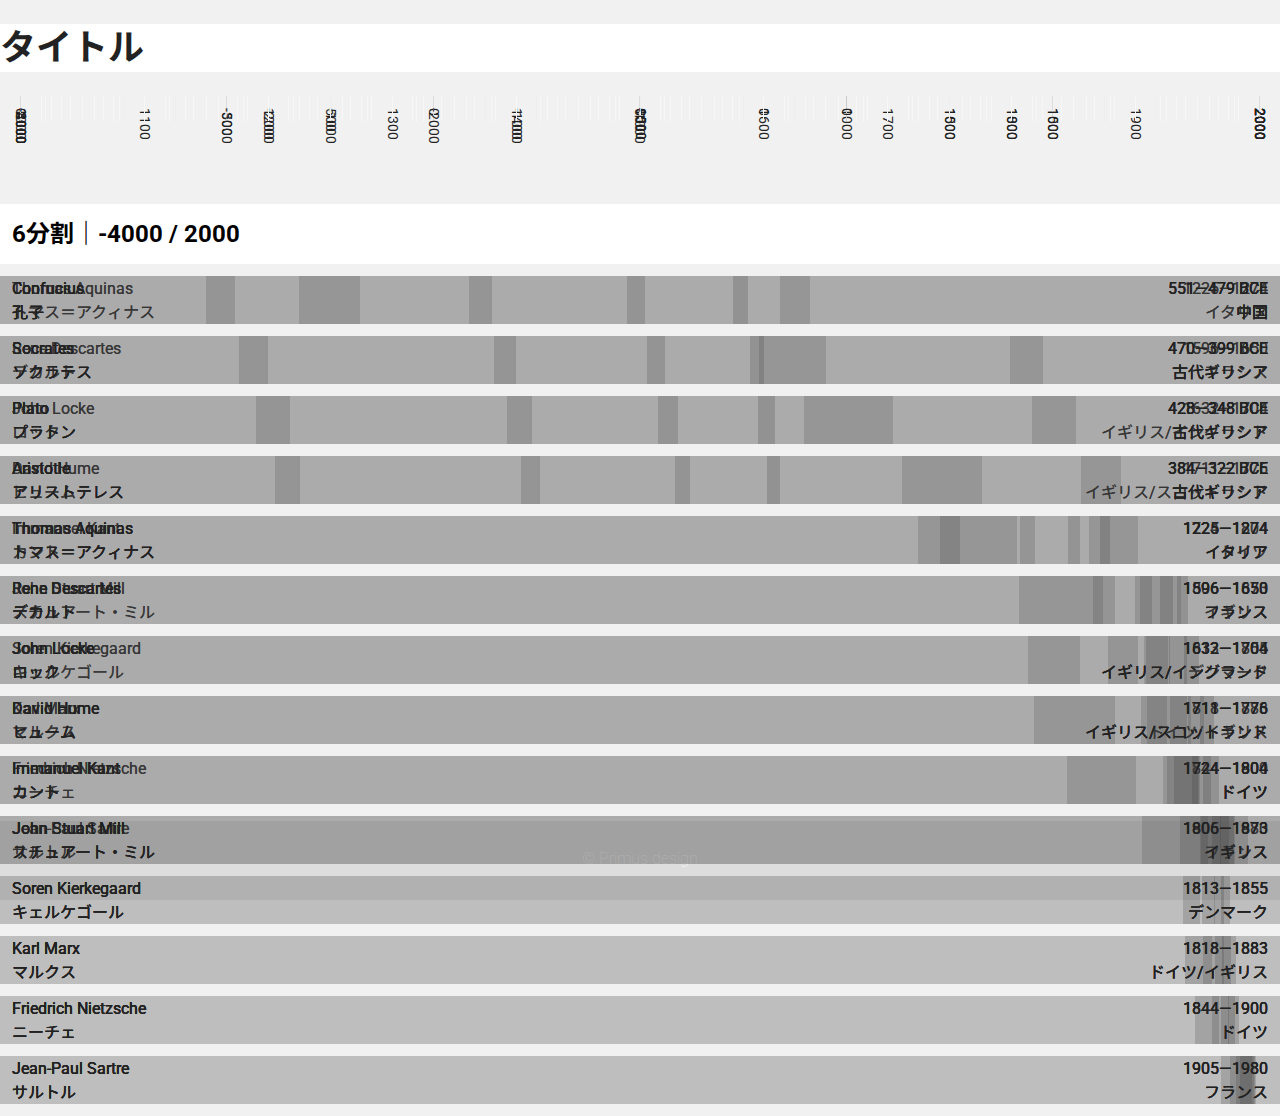
<file: time/philosophy/index.html>
<!doctype html>
<html lang="ja" class="no-js">

<head>
  <meta charset="utf-8">
  <title>Time Table Test</title>

  <meta name="format-detection" content="telephone=no">
  <meta name="viewport" content="width=device-width, initial-scale=1.0">

  <link href="https://fonts.googleapis.com/css2?family=Noto+Sans+JP:wght@100;400&family=Roboto:wght@100;400&display=swap" rel="stylesheet">

	<link rel="stylesheet" href="../../assets/css/reseter.min.css">
  <link rel="stylesheet" href="../../assets/css/nav.css">
  <link rel="stylesheet" href="../../assets/css/common.css">
  <meta name="robots" content="noindex">
</head>

<body>

<!-- <header>
<div class="Headbar">

	<div id="nav-drawer">
		<input id="nav-input" type="checkbox" class="nav-unshown">
		<label id="nav-open" for="nav-input"></spael>
		<label id="nav-close" for="nav-input" class="nav-unshown" ></label>

		<div id="nav-content">
			<h2><a href="index.html"></a></h2>
			<ul>
				<li><a href="#"></a></li>
				<li><a href="#"></a></li>
				<li><a href="#"></a></li>
				<li><a href="#"></a></li>
				<li><a href="#"></a></li>
			</ul>
		</div>
	</div>

	<div class="HeadLogo">
		<a href="#"></a>
	</div>

	<div></div>

</div>
</header> -->

<main>

	<div class="Wrapper">

		<h1>タイトル</h1>

		<div class="timeTable">
			<!--  -->
			<div class="timeTable_Person">
				<h2>1分割｜1000 / 2000</h2>

				<!-- Confucius -->
				<!-- <div class="PersonBox">
					<div class="PersonName-Prof">
						<div>Confucius<br>孔子</div>
						<div class="PersonProf">551&#8212;479 BCE<br>中国</div>
					</div>
					<div class="PersonLifeTime"
					style="grid-template-columns: 14.82fr 2.38fr 81.81fr;">
						<div></div>
						<div class="LifeTime"></div>
						<div></div>
					</div>
				</div> -->

				<!-- Socrates -->
				<!-- <div class="PersonBox">
					<div class="PersonName-Prof">
						<div>Socrates<br>ソクラテス</div>
						<div class="PersonProf">470&#8212;399 BCE<br>古代ギリシア</div>
					</div>
					<div class="PersonLifeTime"
					style="grid-template-columns: 17.49fr 2.34fr 79.17fr;">
						<div></div>
						<div class="LifeTime"></div>
						<div></div>
					</div>
				</div> -->

				<!-- Plato -->
				<!-- <div class="PersonBox">
					<div class="PersonName-Prof">
						<div>Plato<br>プラトン</div>
						<div class="PersonProf">428&#8212;348 BCE<br>古代ギリシア</div>
					</div>
					<div class="PersonLifeTime"
					style="grid-template-columns: 18.88fr 2.64fr 77.48fr;">
						<div></div>
						<div class="LifeTime"></div>
						<div></div>
					</div>
				</div> -->

				<!-- Aristotle -->
				<!-- <div class="PersonBox">
					<div class="PersonName-Prof">
						<div>Aristotle<br>アリストテレス</div>
						<div class="PersonProf">384&#8212;322 BCE<br>古代ギリシア</div>
					</div>
					<div class="PersonLifeTime"
					style="grid-template-columns: 20.33fr 2.05fr 76.63fr;">
						<div></div>
						<div class="LifeTime"></div>
						<div></div>
					</div>
				</div> -->

				<!-- ThomasAquinas -->
				<div class="PersonBox">
					<div class="PersonName-Prof">
						<div>Thomas Aquinas<br>トマス＝アクィナス</div>
						<div class="PersonProf">1225&#8212;1274<br>イタリア</div>
					</div>
					<div class="PersonLifeTime"
					style="grid-template-columns: 22.50fr 4.90fr 72.60fr;">
						<div></div>
						<div class="LifeTime"></div>
						<div></div>
					</div>
				</div>

				<!-- ReneDescartes -->
				<div class="PersonBox">
					<div class="PersonName-Prof">
						<div>Rene Descartes<br>デカルト</div>
						<div class="PersonProf">1596&#8212;1650<br>フランス</div>
					</div>
					<div class="PersonLifeTime"
					style="grid-template-columns: 59.60fr 5.40fr 35.00fr;">
						<div></div>
						<div class="LifeTime"></div>
						<div></div>
					</div>
				</div>

				<!-- JohnLocke -->
				<div class="PersonBox">
					<div class="PersonName-Prof">
						<div>John Locke<br>ロック</div>
						<div class="PersonProf">1632&#8212;1704<br>イギリス/イングランド</div>
					</div>
					<div class="PersonLifeTime"
					style="grid-template-columns: 63.20fr 7.20fr 29.60fr;">
						<div></div>
						<div class="LifeTime"></div>
						<div></div>
					</div>
				</div>

				<!-- DavidHume -->
				<div class="PersonBox">
					<div class="PersonName-Prof">
						<div>David Hume<br>ヒューム</div>
						<div class="PersonProf">1711&#8212;1776<br>イギリス/スコットランド</div>
					</div>
					<div class="PersonLifeTime"
					style="grid-template-columns: 71.10fr 6.50fr 22.40fr;">
						<div></div>
						<div class="LifeTime"></div>
						<div></div>
					</div>
				</div>

				<!-- ImmanuelKant -->
				<div class="PersonBox">
					<div class="PersonName-Prof">
						<div>Immanuel Kant<br>カント</div>
						<div class="PersonProf">1724&#8212;1804<br>ドイツ</div>
					</div>
					<div class="PersonLifeTime"
					style="grid-template-columns: 72.40fr 8.00fr 19.60fr;">
						<div></div>
						<div class="LifeTime"></div>
						<div></div>
					</div>
				</div>

				<!-- JohnStuartMill -->
				<div class="PersonBox">
					<div class="PersonName-Prof">
						<div>John Stuart Mill<br>スチュアート・ミル</div>
						<div class="PersonProf">1806&#8212;1873<br>イギリス</div>
					</div>
					<div class="PersonLifeTime"
					style="grid-template-columns: 80.60fr 6.70fr 12.70fr;">
						<div></div>
						<div class="LifeTime"></div>
						<div></div>
					</div>
				</div>

				<!-- SorenKierkegaard -->
				<div class="PersonBox">
					<div class="PersonName-Prof">
						<div>Soren Kierkegaard<br>キェルケゴール</div>
						<div class="PersonProf">1813&#8212;1855<br>デンマーク</div>
					</div>
					<div class="PersonLifeTime"
					style="grid-template-columns: 81.30fr 4.20fr 14.50fr;">
						<div></div>
						<div class="LifeTime"></div>
						<div></div>
					</div>
				</div>

				<!-- KarlMarx -->
				<div class="PersonBox">
					<div class="PersonName-Prof">
						<div>Karl Marx<br>マルクス</div>
						<div class="PersonProf">1818&#8212;1883<br>ドイツ/イギリス</div>
					</div>
					<div class="PersonLifeTime"
					style="grid-template-columns: 81.80fr 6.50fr 11.70fr;">
						<div></div>
						<div class="LifeTime"></div>
						<div></div>
					</div>
				</div>

				<!-- FriedrichNietzsche -->
				<div class="PersonBox">
					<div class="PersonName-Prof">
						<div>Friedrich Nietzsche<br>ニーチェ</div>
						<div class="PersonProf">1844&#8212;1900<br>ドイツ</div>
					</div>
					<div class="PersonLifeTime"
					style="grid-template-columns: 84.40fr 5.60fr 10.00fr;">
						<div></div>
						<div class="LifeTime"></div>
						<div></div>
					</div>
				</div>

				<!-- Jean-PaulSartre -->
				<div class="PersonBox">
					<div class="PersonName-Prof">
						<div>Jean-Paul Sartre<br>サルトル</div>
						<div class="PersonProf">1905&#8212;1980<br>フランス</div>
					</div>
					<div class="PersonLifeTime"
					style="grid-template-columns: 90.50fr 7.50fr 2.00fr;">
						<div></div>
						<div class="LifeTime"></div>
						<div></div>
					</div>
				</div>

			</div>

			<!--  -->
			<div class="timeTable_Year division_1">
					<div></div>

					<div class="YearLine-d"><div>1000</div></div>
					<div></div>
					<div class="YearLine"><div>1100</div></div>
					<div></div>
					<div class="YearLine"><div>1200</div></div>
					<div></div>
					<div class="YearLine"><div>1300</div></div>
					<div></div>
					<div class="YearLine"><div>1400</div></div>
					<div></div>
					<div class="YearLine-e"><div>1500</div></div>
					<div></div>
					<div class="YearLine"><div>1600</div></div>
					<div></div>
					<div class="YearLine"><div>1700</div></div>
					<div></div>
					<div class="YearLine"><div>1800</div></div>
					<div></div>
					<div class="YearLine"><div>1900</div></div>
					<div></div>

					<div class="YearLine-d"><div>2000</div></div>

					<div></div>
			</div>

			<!--  -->
			<div class="timeTable_Period timeTable_Period-division1_1000-2000">
				<div class="PeriodMediaeval"></div><!-- preMargin -->
				<div class="PeriodMediaeval"></div>
				<div class="PeriodModern"></div>
				<div class="PeriodModern"></div><!-- aftMargin -->
			</div>
		</div>
	</div>
	<!-- 1分割｜1000 / 2000//////////////////////////////////////////////////////// -->

	<div class="Wrapper">
		<div class="timeTable">
			<!--  -->
			<div class="timeTable_Person">
				<h2>2分割｜0 / 2000</h2>

				<!-- Confucius -->
				<!-- <div class="PersonBox">
					<div class="PersonName-Prof">
						<div>Confucius<br>孔子</div>
						<div class="PersonProf">551&#8212;479 BCE<br>中国</div>
					</div>
					<div class="PersonLifeTime"
					style="grid-template-columns: 14.82fr 2.38fr 81.81fr;">
						<div></div>
						<div class="LifeTime"></div>
						<div></div>
					</div>
				</div> -->

				<!-- Socrates -->
				<!-- <div class="PersonBox">
					<div class="PersonName-Prof">
						<div>Socrates<br>ソクラテス</div>
						<div class="PersonProf">470&#8212;399 BCE<br>古代ギリシア</div>
					</div>
					<div class="PersonLifeTime"
					style="grid-template-columns: 17.49fr 2.34fr 79.17fr;">
						<div></div>
						<div class="LifeTime"></div>
						<div></div>
					</div>
				</div> -->

				<!-- Plato -->
				<!-- <div class="PersonBox">
					<div class="PersonName-Prof">
						<div>Plato<br>プラトン</div>
						<div class="PersonProf">428&#8212;348 BCE<br>古代ギリシア</div>
					</div>
					<div class="PersonLifeTime"
					style="grid-template-columns: 18.88fr 2.64fr 77.48fr;">
						<div></div>
						<div class="LifeTime"></div>
						<div></div>
					</div>
				</div> -->

				<!-- Aristotle -->
				<!-- <div class="PersonBox">
					<div class="PersonName-Prof">
						<div>Aristotle<br>アリストテレス</div>
						<div class="PersonProf">384&#8212;322 BCE<br>古代ギリシア</div>
					</div>
					<div class="PersonLifeTime"
					style="grid-template-columns: 20.33fr 2.05fr 76.63fr;">
						<div></div>
						<div class="LifeTime"></div>
						<div></div>
					</div>
				</div> -->

				<!-- ThomasAquinas -->
				<div class="PersonBox">
					<div class="PersonName-Prof">
						<div>Thomas Aquinas<br>トマス＝アクィナス</div>
						<div class="PersonProf">1225&#8212;1274<br>イタリア</div>
					</div>
					<div class="PersonLifeTime"
					style="grid-template-columns: 61.25fr 2.45fr 36.30fr;">
						<div></div>
						<div class="LifeTime"></div>
						<div></div>
					</div>
				</div>

				<!-- ReneDescartes -->
				<div class="PersonBox">
					<div class="PersonName-Prof">
						<div>Rene Descartes<br>デカルト</div>
						<div class="PersonProf">1596&#8212;1650<br>フランス</div>
					</div>
					<div class="PersonLifeTime"
					style="grid-template-columns: 79.80fr 2.70fr 17.50fr;">
						<div></div>
						<div class="LifeTime"></div>
						<div></div>
					</div>
				</div>

				<!-- JohnLocke -->
				<div class="PersonBox">
					<div class="PersonName-Prof">
						<div>John Locke<br>ロック</div>
						<div class="PersonProf">1632&#8212;1704<br>イギリス/イングランド</div>
					</div>
					<div class="PersonLifeTime"
					style="grid-template-columns: 81.60fr 3.60fr 14.80fr;">
						<div></div>
						<div class="LifeTime"></div>
						<div></div>
					</div>
				</div>

				<!-- DavidHume -->
				<div class="PersonBox">
					<div class="PersonName-Prof">
						<div>David Hume<br>ヒューム</div>
						<div class="PersonProf">1711&#8212;1776<br>イギリス/スコットランド</div>
					</div>
					<div class="PersonLifeTime"
					style="grid-template-columns: 85.55fr 3.25fr 11.20fr;">
						<div></div>
						<div class="LifeTime"></div>
						<div></div>
					</div>
				</div>

				<!-- ImmanuelKant -->
				<div class="PersonBox">
					<div class="PersonName-Prof">
						<div>Immanuel Kant<br>カント</div>
						<div class="PersonProf">1724&#8212;1804<br>ドイツ</div>
					</div>
					<div class="PersonLifeTime"
					style="grid-template-columns: 86.20fr 4.00fr 9.80fr;">
						<div></div>
						<div class="LifeTime"></div>
						<div></div>
					</div>
				</div>

				<!-- JohnStuartMill -->
				<div class="PersonBox">
					<div class="PersonName-Prof">
						<div>John Stuart Mill<br>スチュアート・ミル</div>
						<div class="PersonProf">1806&#8212;1873<br>イギリス</div>
					</div>
					<div class="PersonLifeTime"
					style="grid-template-columns: 90.30fr 3.35fr 6.35fr;">
						<div></div>
						<div class="LifeTime"></div>
						<div></div>
					</div>
				</div>

				<!-- SorenKierkegaard -->
				<div class="PersonBox">
					<div class="PersonName-Prof">
						<div>Soren Kierkegaard<br>キェルケゴール</div>
						<div class="PersonProf">1813&#8212;1855<br>デンマーク</div>
					</div>
					<div class="PersonLifeTime"
					style="grid-template-columns: 90.65fr 2.10fr 7.25fr;">
						<div></div>
						<div class="LifeTime"></div>
						<div></div>
					</div>
				</div>

				<!-- KarlMarx -->
				<div class="PersonBox">
					<div class="PersonName-Prof">
						<div>Karl Marx<br>マルクス</div>
						<div class="PersonProf">1818&#8212;1883<br>ドイツ/イギリス</div>
					</div>
					<div class="PersonLifeTime"
					style="grid-template-columns: 90.90fr 3.25fr 5.85fr;">
						<div></div>
						<div class="LifeTime"></div>
						<div></div>
					</div>
				</div>

				<!-- FriedrichNietzsche -->
				<div class="PersonBox">
					<div class="PersonName-Prof">
						<div>Friedrich Nietzsche<br>ニーチェ</div>
						<div class="PersonProf">1844&#8212;1900<br>ドイツ</div>
					</div>
					<div class="PersonLifeTime"
					style="grid-template-columns: 92.20fr 2.80fr 5.00fr;">
						<div></div>
						<div class="LifeTime"></div>
						<div></div>
					</div>
				</div>

				<!-- Jean-PaulSartre -->
				<div class="PersonBox">
					<div class="PersonName-Prof">
						<div>Jean-Paul Sartre<br>サルトル</div>
						<div class="PersonProf">1905&#8212;1980<br>フランス</div>
					</div>
					<div class="PersonLifeTime"
					style="grid-template-columns: 95.25fr 3.75fr 1.00fr;">
						<div></div>
						<div class="LifeTime"></div>
						<div></div>
					</div>
				</div>

			</div>

			<!--  -->
			<div class="timeTable_Year division_2">
					<div></div>

					<div class="YearLine-0"><div>0</div></div>
					<div></div>
					<div class="YearLine"></div>
					<div></div>
					<div class="YearLine"></div>
					<div></div>
					<div class="YearLine"></div>
					<div></div>
					<div class="YearLine"></div>
					<div></div>
					<div class="YearLine-e"><div>500</div></div>
					<div></div>
					<div class="YearLine"></div>
					<div></div>
					<div class="YearLine"></div>
					<div></div>
					<div class="YearLine"></div>
					<div></div>
					<div class="YearLine"></div>
					<div></div>

					<div class="YearLine-d"><div>1000</div></div>
					<div></div>
					<div class="YearLine"></div>
					<div></div>
					<div class="YearLine"></div>
					<div></div>
					<div class="YearLine"></div>
					<div></div>
					<div class="YearLine"></div>
					<div></div>
					<div class="YearLine-e"><div>1500</div></div>
					<div></div>
					<div class="YearLine"></div>
					<div></div>
					<div class="YearLine"></div>
					<div></div>
					<div class="YearLine"></div>
					<div></div>
					<div class="YearLine"></div>
					<div></div>

					<div class="YearLine-d"><div>2000</div></div>

					<div></div>
			</div>

			<!--  -->
			<div class="timeTable_Period timeTable_Period-division2_0-2000">
				<div class="PeriodAncient"></div><!-- preMargin -->
				<div class="PeriodAncient"></div>
				<div class="PeriodMediaeval"></div>
				<div class="PeriodModern"></div>
				<div class="PeriodModern"></div><!-- aftMargin -->
			</div>
		</div>
	</div>
	<!-- 2分割｜0 / 2000//////////////////////////////////////////////////////// -->

	<div class="Wrapper">
		<div class="timeTable">
			<!--  -->
			<div class="timeTable_Person">
				<h2>3分割｜-1000 / 2000</h2>

				<!-- Confucius -->
				<div class="PersonBox">
					<div class="PersonName-Prof">
						<div>Confucius<br>孔子</div>
						<div class="PersonProf">551&#8212;479 BCE<br>中国</div>
					</div>
					<div class="PersonLifeTime"
					style="grid-template-columns: 14.82fr 2.38fr 81.81fr;">
						<div></div>
						<div class="LifeTime"></div>
						<div></div>
					</div>
				</div>

				<!-- Socrates -->
				<div class="PersonBox">
					<div class="PersonName-Prof">
						<div>Socrates<br>ソクラテス</div>
						<div class="PersonProf">470&#8212;399 BCE<br>古代ギリシア</div>
					</div>
					<div class="PersonLifeTime"
					style="grid-template-columns: 17.49fr 2.34fr 79.17fr;">
						<div></div>
						<div class="LifeTime"></div>
						<div></div>
					</div>
				</div>

				<!-- Plato -->
				<div class="PersonBox">
					<div class="PersonName-Prof">
						<div>Plato<br>プラトン</div>
						<div class="PersonProf">428&#8212;348 BCE<br>古代ギリシア</div>
					</div>
					<div class="PersonLifeTime"
					style="grid-template-columns: 18.88fr 2.64fr 77.48fr;">
						<div></div>
						<div class="LifeTime"></div>
						<div></div>
					</div>
				</div>

				<!-- Aristotle -->
				<div class="PersonBox">
					<div class="PersonName-Prof">
						<div>Aristotle<br>アリストテレス</div>
						<div class="PersonProf">384&#8212;322 BCE<br>古代ギリシア</div>
					</div>
					<div class="PersonLifeTime"
					style="grid-template-columns: 20.33fr 2.05fr 76.63fr;">
						<div></div>
						<div class="LifeTime"></div>
						<div></div>
					</div>
				</div>

				<!-- ThomasAquinas -->
				<div class="PersonBox">
					<div class="PersonName-Prof">
						<div>Thomas Aquinas<br>トマス＝アクィナス</div>
						<div class="PersonProf">1225&#8212;1274<br>イタリア</div>
					</div>
					<div class="PersonLifeTime"
					style="grid-template-columns: 73.43fr 1.62fr 23.96fr;">
						<div></div>
						<div class="LifeTime"></div>
						<div></div>
					</div>
				</div>

				<!-- ReneDescartes -->
				<div class="PersonBox">
					<div class="PersonName-Prof">
						<div>Rene Descartes<br>デカルト</div>
						<div class="PersonProf">1596&#8212;1650<br>フランス</div>
					</div>
					<div class="PersonLifeTime"
					style="grid-template-columns: 85.67fr 1.78fr 11.55fr;">
						<div></div>
						<div class="LifeTime"></div>
						<div></div>
					</div>
				</div>

				<!-- JohnLocke -->
				<div class="PersonBox">
					<div class="PersonName-Prof">
						<div>John Locke<br>ロック</div>
						<div class="PersonProf">1632&#8212;1704<br>イギリス/イングランド</div>
					</div>
					<div class="PersonLifeTime"
					style="grid-template-columns: 86.86fr 2.38fr 9.77fr;">
						<div></div>
						<div class="LifeTime"></div>
						<div></div>
					</div>
				</div>

				<!-- DavidHume -->
				<div class="PersonBox">
					<div class="PersonName-Prof">
						<div>David Hume<br>ヒューム</div>
						<div class="PersonProf">1711&#8212;1776<br>イギリス/スコットランド</div>
					</div>
					<div class="PersonLifeTime"
					style="grid-template-columns: 89.46fr 2.15fr 7.39fr;">
						<div></div>
						<div class="LifeTime"></div>
						<div></div>
					</div>
				</div>

				<!-- ImmanuelKant -->
				<div class="PersonBox">
					<div class="PersonName-Prof">
						<div>Immanuel Kant<br>カント</div>
						<div class="PersonProf">1724&#8212;1804<br>ドイツ</div>
					</div>
					<div class="PersonLifeTime"
					style="grid-template-columns: 89.89fr 2.64fr 4.67fr;">
						<div></div>
						<div class="LifeTime"></div>
						<div></div>
					</div>
				</div>

				<!-- JohnStuartMill -->
				<div class="PersonBox">
					<div class="PersonName-Prof">
						<div>John Stuart Mill<br>スチュアート・ミル</div>
						<div class="PersonProf">1806&#8212;1873<br>イギリス</div>
					</div>
					<div class="PersonLifeTime"
					style="grid-template-columns: 92.60fr 2.21fr 4.19fr;">
						<div></div>
						<div class="LifeTime"></div>
						<div></div>
					</div>
				</div>

				<!-- SorenKierkegaard -->
				<div class="PersonBox">
					<div class="PersonName-Prof">
						<div>Soren Kierkegaard<br>キェルケゴール</div>
						<div class="PersonProf">1813&#8212;1855<br>デンマーク</div>
					</div>
					<div class="PersonLifeTime"
					style="grid-template-columns: 92.83fr 1.39fr 4.79fr;">
						<div></div>
						<div class="LifeTime"></div>
						<div></div>
					</div>
				</div>

				<!-- KarlMarx -->
				<div class="PersonBox">
					<div class="PersonName-Prof">
						<div>Karl Marx<br>マルクス</div>
						<div class="PersonProf">1818&#8212;1883<br>ドイツ/イギリス</div>
					</div>
					<div class="PersonLifeTime"
					style="grid-template-columns: 92.99fr 2.15fr 3.86fr;">
						<div></div>
						<div class="LifeTime"></div>
						<div></div>
					</div>
				</div>

				<!-- FriedrichNietzsche -->
				<div class="PersonBox">
					<div class="PersonName-Prof">
						<div>Friedrich Nietzsche<br>ニーチェ</div>
						<div class="PersonProf">1844&#8212;1900<br>ドイツ</div>
					</div>
					<div class="PersonLifeTime"
					style="grid-template-columns: 93.85fr 1.85fr 3.30fr;">
						<div></div>
						<div class="LifeTime"></div>
						<div></div>
					</div>
				</div>

				<!-- Jean-PaulSartre -->
				<div class="PersonBox">
					<div class="PersonName-Prof">
						<div>Jean-Paul Sartre<br>サルトル</div>
						<div class="PersonProf">1905&#8212;1980<br>フランス</div>
					</div>
					<div class="PersonLifeTime"
					style="grid-template-columns: 95.87fr 2.48fr 0.66fr;">
						<div></div>
						<div class="LifeTime"></div>
						<div></div>
					</div>
				</div>

			</div>

			<!--  -->
			<div class="timeTable_Year division_3">
					<div></div>

					<div class="YearLine-d"><div>-1000</div></div>
					<div></div>
					<div class="YearLine"></div>
					<div></div>
					<div class="YearLine"></div>
					<div></div>
					<div class="YearLine"></div>
					<div></div>
					<div class="YearLine"></div>
					<div></div>
					<div class="YearLine-e"><div>-500</div></div>
					<div></div>
					<div class="YearLine"></div>
					<div></div>
					<div class="YearLine"></div>
					<div></div>
					<div class="YearLine"></div>
					<div></div>
					<div class="YearLine"></div>
					<div></div>

					<div class="YearLine-0"><div>0</div></div>
					<div></div>
					<div class="YearLine"></div>
					<div></div>
					<div class="YearLine"></div>
					<div></div>
					<div class="YearLine"></div>
					<div></div>
					<div class="YearLine"></div>
					<div></div>
					<div class="YearLine-e"><div>500</div></div>
					<div></div>
					<div class="YearLine"></div>
					<div></div>
					<div class="YearLine"></div>
					<div></div>
					<div class="YearLine"></div>
					<div></div>
					<div class="YearLine"></div>
					<div></div>

					<div class="YearLine-d"><div>1000</div></div>
					<div></div>
					<div class="YearLine"></div>
					<div></div>
					<div class="YearLine"></div>
					<div></div>
					<div class="YearLine"></div>
					<div></div>
					<div class="YearLine"></div>
					<div></div>
					<div class="YearLine-e"><div>1500</div></div>
					<div></div>
					<div class="YearLine"></div>
					<div></div>
					<div class="YearLine"></div>
					<div></div>
					<div class="YearLine"></div>
					<div></div>
					<div class="YearLine"></div>
					<div></div>

					<div class="YearLine-d"><div>2000</div></div>

					<div></div>
			</div>

			<!--  -->
			<div class="timeTable_Period timeTable_Period-division3_-1000-2000">
				<div class="PeriodAncient"></div><!-- preMargin -->
				<div class="PeriodAncient"></div>
				<div class="PeriodMediaeval"></div>
				<div class="PeriodModern"></div>
				<div class="PeriodModern"></div><!-- aftMargin -->
			</div>
		</div>
	</div>
	<!-- 3分割｜-1000 / 2000//////////////////////////////////////////////////////// -->

	<div class="Wrapper">
		<div class="timeTable">

			<!--  -->
			<div class="timeTable_Person">
				<h2>4分割｜-2000 / 2000</h2>

	<!-- Confucius -->
				<div class="PersonBox">
					<div class="PersonName-Prof">
						<div>Confucius<br>孔子</div>
						<div class="PersonProf">551&#8212;479 BCE<br>中国</div>
					</div>
					<div class="PersonLifeTime"
					style="grid-template-columns: 36.23fr 1.8fr 61.98fr;">
						<div></div>
						<div class="LifeTime"></div>
						<div></div>
					</div>
				</div>

	<!-- Socrates -->
				<div class="PersonBox">
					<div class="PersonName-Prof">
						<div>Socrates<br>ソクラテス</div>
						<div class="PersonProf">470&#8212;399 BCE<br>古代ギリシア</div>
					</div>
					<div class="PersonLifeTime"
					style="grid-template-columns: 38.25fr 1.78fr 59.98fr;">
						<div></div>
						<div class="LifeTime"></div>
						<div></div>
					</div>
				</div>

	<!-- Plato -->
				<div class="PersonBox">
					<div class="PersonName-Prof">
						<div>Plato<br>プラトン</div>
						<div class="PersonProf">428&#8212;348 BCE<br>古代ギリシア</div>
					</div>
					<div class="PersonLifeTime"
					style="grid-template-columns: 39.30fr 2.0fr 58.70fr;">
						<div></div>
						<div class="LifeTime"></div>
						<div></div>
					</div>
				</div>

	<!-- Aristotle -->
				<div class="PersonBox">
					<div class="PersonName-Prof">
						<div>Aristotle<br>アリストテレス</div>
						<div class="PersonProf">384&#8212;322 BCE<br>古代ギリシア</div>
					</div>
					<div class="PersonLifeTime"
					style="grid-template-columns: 40.4fr 1.55fr 58.05fr;">
						<div></div>
						<div class="LifeTime"></div>
						<div></div>
					</div>
				</div>

	<!-- ThomasAquinas -->
	<div class="PersonBox">
		<div class="PersonName-Prof">
			<div>Thomas Aquinas<br>トマス＝アクィナス</div>
			<div class="PersonProf">1225&#8212;1274<br>イタリア</div>
		</div>
		<div class="PersonLifeTime"
		style="grid-template-columns: 80.63fr 1.23fr 18.15fr;">
			<div></div>
			<div class="LifeTime"></div>
			<div></div>
		</div>
		</div>

	<!-- ReneDescartes -->
	<div class="PersonBox">
		<div class="PersonName-Prof">
			<div>Rene Descartes<br>デカルト</div>
			<div class="PersonProf">1596&#8212;1650<br>フランス</div>
		</div>
		<div class="PersonLifeTime"
		style="grid-template-columns: 89.9fr 1.35fr 8.75fr;">
			<div></div>
			<div class="LifeTime"></div>
			<div></div>
		</div>
		</div>


	<!-- JohnLocke -->
	<div class="PersonBox">
		<div class="PersonName-Prof">
			<div>John Locke<br>ロック</div>
			<div class="PersonProf">1632&#8212;1704<br>イギリス/イングランド</div>
		</div>
		<div class="PersonLifeTime"
		style="grid-template-columns: 90.8fr 1.8fr 7.4fr;">
			<div></div>
			<div class="LifeTime"></div>
			<div></div>
		</div>
		</div>

	<!-- DavidHume -->
	<div class="PersonBox">
		<div class="PersonName-Prof">
			<div>David Hume<br>ヒューム</div>
			<div class="PersonProf">1711&#8212;1776<br>イギリス/スコットランド</div>
		</div>
		<div class="PersonLifeTime"
		style="grid-template-columns: 92.78fr 1.63fr 5.6fr;">
			<div></div>
			<div class="LifeTime"></div>
			<div></div>
		</div>
		</div>


	<!-- ImmanuelKant -->
				<div class="PersonBox">
					<div class="PersonName-Prof">
						<div>Immanuel Kant<br>カント</div>
						<div class="PersonProf">1724&#8212;1804<br>ドイツ</div>
					</div>
					<div class="PersonLifeTime"
					style="grid-template-columns: 93.1fr 2fr 4.9fr;">
						<div></div>
						<div class="LifeTime"></div>
						<div></div>
					</div>
				</div>


	<!-- JohnStuartMill -->
	<div class="PersonBox">
		<div class="PersonName-Prof">
			<div>John Stuart Mill<br>スチュアート・ミル</div>
			<div class="PersonProf">1806&#8212;1873<br>イギリス</div>
		</div>
		<div class="PersonLifeTime"
		style="grid-template-columns: 95.15fr 1.68fr 3.18fr;">
			<div></div>
			<div class="LifeTime"></div>
			<div></div>
		</div>
		</div>

	<!-- SorenKierkegaard -->
	<div class="PersonBox">
	<div class="PersonName-Prof">
		<div>Soren Kierkegaard<br>キェルケゴール</div>
		<div class="PersonProf">1813&#8212;1855<br>デンマーク</div>
	</div>
	<div class="PersonLifeTime"
	style="grid-template-columns: 95.33fr 1.05fr 3.63fr;">
		<div></div>
		<div class="LifeTime"></div>
		<div></div>
	</div>
	</div>

	<!-- KarlMarx -->
	<div class="PersonBox">
		<div class="PersonName-Prof">
			<div>Karl Marx<br>マルクス</div>
			<div class="PersonProf">1818&#8212;1883<br>ドイツ/イギリス</div>
		</div>
		<div class="PersonLifeTime"
		style="grid-template-columns: 95.45fr 1.63fr 2.93fr;">
			<div></div>
			<div class="LifeTime"></div>
			<div></div>
		</div>
		</div>

	<!-- FriedrichNietzsche -->
	<div class="PersonBox">
		<div class="PersonName-Prof">
			<div>Friedrich Nietzsche<br>ニーチェ</div>
			<div class="PersonProf">1844&#8212;1900<br>ドイツ</div>
		</div>
		<div class="PersonLifeTime"
		style="grid-template-columns: 96.1fr 1.4fr 2.5fr;">
			<div></div>
			<div class="LifeTime"></div>
			<div></div>
		</div>
		</div>

	<!-- Jean-PaulSartre -->
	<div class="PersonBox">
	<div class="PersonName-Prof">
		<div>Jean-Paul Sartre<br>サルトル</div>
		<div class="PersonProf">1905&#8212;1980<br>フランス</div>
	</div>
	<div class="PersonLifeTime"
	style="grid-template-columns: 97.63fr 1.88fr 0.5fr;">
		<div></div>
		<div class="LifeTime"></div>
		<div></div>
	</div>
	</div>


			</div>

			<!--  -->
			<div class="timeTable_Year division_4">
					<div></div>

					<div class="YearLine-d"><div>-2000</div></div>
					<div></div>
					<div class="YearLine"></div>
					<div></div>
					<div class="YearLine"></div>
					<div></div>
					<div class="YearLine"></div>
					<div></div>
					<div class="YearLine"></div>
					<div></div>
					<div class="YearLine-e"></div>
					<div></div>
					<div class="YearLine"></div>
					<div></div>
					<div class="YearLine"></div>
					<div></div>
					<div class="YearLine"></div>
					<div></div>
					<div class="YearLine"></div>
					<div></div>

					<div class="YearLine-d"><div>-1000</div></div>
					<div></div>
					<div class="YearLine"></div>
					<div></div>
					<div class="YearLine"></div>
					<div></div>
					<div class="YearLine"></div>
					<div></div>
					<div class="YearLine"></div>
					<div></div>
					<div class="YearLine-e"></div>
					<div></div>
					<div class="YearLine"></div>
					<div></div>
					<div class="YearLine"></div>
					<div></div>
					<div class="YearLine"></div>
					<div></div>
					<div class="YearLine"></div>
					<div></div>

					<div class="YearLine-0"><div>0</div></div>
					<div></div>
					<div class="YearLine"></div>
					<div></div>
					<div class="YearLine"></div>
					<div></div>
					<div class="YearLine"></div>
					<div></div>
					<div class="YearLine"></div>
					<div></div>
					<div class="YearLine-e"></div>
					<div></div>
					<div class="YearLine"></div>
					<div></div>
					<div class="YearLine"></div>
					<div></div>
					<div class="YearLine"></div>
					<div></div>
					<div class="YearLine"></div>
					<div></div>

					<div class="YearLine-d"><div>1000</div></div>
					<div></div>
					<div class="YearLine"></div>
					<div></div>
					<div class="YearLine"></div>
					<div></div>
					<div class="YearLine"></div>
					<div></div>
					<div class="YearLine"></div>
					<div></div>
					<div class="YearLine-e"></div>
					<div></div>
					<div class="YearLine"></div>
					<div></div>
					<div class="YearLine"></div>
					<div></div>
					<div class="YearLine"></div>
					<div></div>
					<div class="YearLine"></div>
					<div></div>

					<div class="YearLine-d"><div>2000</div></div>

					<div></div>
			</div>

			<!--  -->
			<div class="timeTable_Period timeTable_Period-division4_-2000-2000">
				<div class="PeriodAncient"></div><!-- preMargin -->
				<div class="PeriodAncient"></div><!--  -->
				<div class="PeriodMediaeval"></div>
				<div class="PeriodModern"></div>
				<div class="PeriodModern"></div><!-- aftMargin -->
			</div>


		
		</div>
	</div>
	<!-- 4分割｜-2000 / 2000 //////////////////////////////////////////////////////// -->

	<div class="Wrapper">
		<div class="timeTable">

			<!--  -->
			<div class="timeTable_Person">
				<h2>5分割｜-3000 / 2000</h2>

	<!-- Confucius -->
				<div class="PersonBox">
					<div class="PersonName-Prof">
						<div>Confucius<br>孔子</div>
						<div class="PersonProf">551&#8212;479 BCE<br>中国</div>
					</div>
					<div class="PersonLifeTime"
					style="grid-template-columns: 48.98fr 1.44fr 49.58fr;">
						<div></div>
						<div class="LifeTime"></div>
						<div></div>
					</div>
				</div>

	<!-- Socrates -->
				<div class="PersonBox">
					<div class="PersonName-Prof">
						<div>Socrates<br>ソクラテス</div>
						<div class="PersonProf">470&#8212;399 BCE<br>古代ギリシア</div>
					</div>
					<div class="PersonLifeTime"
					style="grid-template-columns: 50.60fr 1.42fr 47.98fr;">
						<div></div>
						<div class="LifeTime"></div>
						<div></div>
					</div>
				</div>

	<!-- Plato -->
				<div class="PersonBox">
					<div class="PersonName-Prof">
						<div>Plato<br>プラトン</div>
						<div class="PersonProf">428&#8212;348 BCE<br>古代ギリシア</div>
					</div>
					<div class="PersonLifeTime"
					style="grid-template-columns: 51.44fr 1.60fr 46.96fr;">
						<div></div>
						<div class="LifeTime"></div>
						<div></div>
					</div>
				</div>

	<!-- Aristotle -->
				<div class="PersonBox">
					<div class="PersonName-Prof">
						<div>Aristotle<br>アリストテレス</div>
						<div class="PersonProf">384&#8212;322 BCE<br>古代ギリシア</div>
					</div>
					<div class="PersonLifeTime"
					style="grid-template-columns: 53.32fr 1.24fr 46.44fr;">
						<div></div>
						<div class="LifeTime"></div>
						<div></div>
					</div>
				</div>

	<!-- ThomasAquinas -->
	<div class="PersonBox">
		<div class="PersonName-Prof">
			<div>Thomas Aquinas<br>トマス＝アクィナス</div>
			<div class="PersonProf">1225&#8212;1274<br>イタリア</div>
		</div>
		<div class="PersonLifeTime"
		style="grid-template-columns: 84.50fr 0.98fr 14.52fr;">
			<div></div>
			<div class="LifeTime"></div>
			<div></div>
		</div>
		</div>

	<!-- ReneDescartes -->
	<div class="PersonBox">
		<div class="PersonName-Prof">
			<div>Rene Descartes<br>デカルト</div>
			<div class="PersonProf">1596&#8212;1650<br>フランス</div>
		</div>
		<div class="PersonLifeTime"
		style="grid-template-columns: 91.92fr 1.08fr 7.00fr;">
			<div></div>
			<div class="LifeTime"></div>
			<div></div>
		</div>
		</div>


	<!-- JohnLocke -->
	<div class="PersonBox">
		<div class="PersonName-Prof">
			<div>John Locke<br>ロック</div>
			<div class="PersonProf">1632&#8212;1704<br>イギリス/イングランド</div>
		</div>
		<div class="PersonLifeTime"
		style="grid-template-columns: 92.64fr 1.44fr 5.92fr;">
			<div></div>
			<div class="LifeTime"></div>
			<div></div>
		</div>
		</div>

	<!-- DavidHume -->
	<div class="PersonBox">
		<div class="PersonName-Prof">
			<div>David Hume<br>ヒューム</div>
			<div class="PersonProf">1711&#8212;1776<br>イギリス/スコットランド</div>
		</div>
		<div class="PersonLifeTime"
		style="grid-template-columns: 94.22fr 1.30fr 4.48fr;">
			<div></div>
			<div class="LifeTime"></div>
			<div></div>
		</div>
		</div>


	<!-- ImmanuelKant -->
				<div class="PersonBox">
					<div class="PersonName-Prof">
						<div>Immanuel Kant<br>カント</div>
						<div class="PersonProf">1724&#8212;1804<br>ドイツ</div>
					</div>
					<div class="PersonLifeTime"
					style="grid-template-columns: 94.48fr 1.60fr 3.92fr;">
						<div></div>
						<div class="LifeTime"></div>
						<div></div>
					</div>
				</div>


	<!-- JohnStuartMill -->
	<div class="PersonBox">
		<div class="PersonName-Prof">
			<div>John Stuart Mill<br>スチュアート・ミル</div>
			<div class="PersonProf">1806&#8212;1873<br>イギリス</div>
		</div>
		<div class="PersonLifeTime"
		style="grid-template-columns: 96.12fr 1.34fr 2.54fr;">
			<div></div>
			<div class="LifeTime"></div>
			<div></div>
		</div>
		</div>

	<!-- SorenKierkegaard -->
	<div class="PersonBox">
	<div class="PersonName-Prof">
		<div>Soren Kierkegaard<br>キェルケゴール</div>
		<div class="PersonProf">1813&#8212;1855<br>デンマーク</div>
	</div>
	<div class="PersonLifeTime"
	style="grid-template-columns: 96.26fr 0.84fr 2.90fr;">
		<div></div>
		<div class="LifeTime"></div>
		<div></div>
	</div>
	</div>

	<!-- KarlMarx -->
	<div class="PersonBox">
		<div class="PersonName-Prof">
			<div>Karl Marx<br>マルクス</div>
			<div class="PersonProf">1818&#8212;1883<br>ドイツ/イギリス</div>
		</div>
		<div class="PersonLifeTime"
		style="grid-template-columns: 96.36fr 1.30fr 2.34fr;">
			<div></div>
			<div class="LifeTime"></div>
			<div></div>
		</div>
		</div>

	<!-- FriedrichNietzsche -->
	<div class="PersonBox">
		<div class="PersonName-Prof">
			<div>Friedrich Nietzsche<br>ニーチェ</div>
			<div class="PersonProf">1844&#8212;1900<br>ドイツ</div>
		</div>
		<div class="PersonLifeTime"
		style="grid-template-columns: 96.88fr 1.12fr 2.00fr;">
			<div></div>
			<div class="LifeTime"></div>
			<div></div>
		</div>
		</div>

	<!-- Jean-PaulSartre -->
	<div class="PersonBox">
	<div class="PersonName-Prof">
		<div>Jean-Paul Sartre<br>サルトル</div>
		<div class="PersonProf">1905&#8212;1980<br>フランス</div>
	</div>
	<div class="PersonLifeTime"
	style="grid-template-columns: 98.10fr 1.50fr 0.40fr;">
		<div></div>
		<div class="LifeTime"></div>
		<div></div>
	</div>
	</div>


			</div>

			<!--  -->
			<div class="timeTable_Year division_5">
					<div></div>

					<div class="YearLine-d"><div>-3000</div></div>
					<div></div>
					<div class="YearLine"></div>
					<div></div>
					<div class="YearLine"></div>
					<div></div>
					<div class="YearLine"></div>
					<div></div>
					<div class="YearLine"></div>
					<div></div>
					<div class="YearLine-e"></div>
					<div></div>
					<div class="YearLine"></div>
					<div></div>
					<div class="YearLine"></div>
					<div></div>
					<div class="YearLine"></div>
					<div></div>
					<div class="YearLine"></div>
					<div></div>

					<div class="YearLine-d"><div>-2000</div></div>
					<div></div>
					<div class="YearLine"></div>
					<div></div>
					<div class="YearLine"></div>
					<div></div>
					<div class="YearLine"></div>
					<div></div>
					<div class="YearLine"></div>
					<div></div>
					<div class="YearLine-e"></div>
					<div></div>
					<div class="YearLine"></div>
					<div></div>
					<div class="YearLine"></div>
					<div></div>
					<div class="YearLine"></div>
					<div></div>
					<div class="YearLine"></div>
					<div></div>

					<div class="YearLine-d"><div>-1000</div></div>
					<div></div>
					<div class="YearLine"></div>
					<div></div>
					<div class="YearLine"></div>
					<div></div>
					<div class="YearLine"></div>
					<div></div>
					<div class="YearLine"></div>
					<div></div>
					<div class="YearLine-e"></div>
					<div></div>
					<div class="YearLine"></div>
					<div></div>
					<div class="YearLine"></div>
					<div></div>
					<div class="YearLine"></div>
					<div></div>
					<div class="YearLine"></div>
					<div></div>

					<div class="YearLine-0"><div>0</div></div>
					<div></div>
					<div class="YearLine"></div>
					<div></div>
					<div class="YearLine"></div>
					<div></div>
					<div class="YearLine"></div>
					<div></div>
					<div class="YearLine"></div>
					<div></div>
					<div class="YearLine-e"></div>
					<div></div>
					<div class="YearLine"></div>
					<div></div>
					<div class="YearLine"></div>
					<div></div>
					<div class="YearLine"></div>
					<div></div>
					<div class="YearLine"></div>
					<div></div>

					<div class="YearLine-d"><div>1000</div></div>
					<div></div>
					<div class="YearLine"></div>
					<div></div>
					<div class="YearLine"></div>
					<div></div>
					<div class="YearLine"></div>
					<div></div>
					<div class="YearLine"></div>
					<div></div>
					<div class="YearLine-e"></div>
					<div></div>
					<div class="YearLine"></div>
					<div></div>
					<div class="YearLine"></div>
					<div></div>
					<div class="YearLine"></div>
					<div></div>
					<div class="YearLine"></div>
					<div></div>

					<div class="YearLine-d"><div>2000</div></div>

					<div></div>
			</div>

			<!--  -->
			<div class="timeTable_Period timeTable_Period-division5_-3000-2000">
				<div class="PeriodAncient"></div><!-- preMargin -->
				<div class="PeriodAncient"></div><!--  -->
				<div class="PeriodMediaeval"></div>
				<div class="PeriodModern"></div>
				<div class="PeriodModern"></div><!-- aftMargin -->
			</div>


		
		</div>
	</div>
	<!-- 5分割｜-3000 / 2000 //////////////////////////////////////////////////////// -->

	<div class="Wrapper">
		<div class="timeTable">

			<!--  -->
			<div class="timeTable_Person">
				<h2>6分割｜-4000 / 2000</h2>

	<!-- Confucius -->
				<div class="PersonBox">
					<div class="PersonName-Prof">
						<div>Confucius<br>孔子</div>
						<div class="PersonProf">551&#8212;479 BCE<br>中国</div>
					</div>
					<div class="PersonLifeTime"
					style="grid-template-columns: 57.48fr 1.20fr 41.32fr;">
						<div></div>
						<div class="LifeTime"></div>
						<div></div>
					</div>
				</div>

	<!-- Socrates -->
				<div class="PersonBox">
					<div class="PersonName-Prof">
						<div>Socrates<br>ソクラテス</div>
						<div class="PersonProf">470&#8212;399 BCE<br>古代ギリシア</div>
					</div>
					<div class="PersonLifeTime"
					style="grid-template-columns: 58.83fr 1.18fr 39.98fr;">
						<div></div>
						<div class="LifeTime"></div>
						<div></div>
					</div>
				</div>

	<!-- Plato -->
				<div class="PersonBox">
					<div class="PersonName-Prof">
						<div>Plato<br>プラトン</div>
						<div class="PersonProf">428&#8212;348 BCE<br>古代ギリシア</div>
					</div>
					<div class="PersonLifeTime"
					style="grid-template-columns: 59.53fr 1.33fr 39.13fr;">
						<div></div>
						<div class="LifeTime"></div>
						<div></div>
					</div>
				</div>

	<!-- Aristotle -->
				<div class="PersonBox">
					<div class="PersonName-Prof">
						<div>Aristotle<br>アリストテレス</div>
						<div class="PersonProf">384&#8212;322 BCE<br>古代ギリシア</div>
					</div>
					<div class="PersonLifeTime"
					style="grid-template-columns: 60.27fr 1.03fr 38.70fr;">
						<div></div>
						<div class="LifeTime"></div>
						<div></div>
					</div>
				</div>

	<!-- ThomasAquinas -->
	<div class="PersonBox">
		<div class="PersonName-Prof">
			<div>Thomas Aquinas<br>トマス＝アクィナス</div>
			<div class="PersonProf">1225&#8212;1274<br>イタリア</div>
		</div>
		<div class="PersonLifeTime"
		style="grid-template-columns: 87.08fr 0.82fr 12.10fr;">
			<div></div>
			<div class="LifeTime"></div>
			<div></div>
		</div>
		</div>

	<!-- ReneDescartes -->
	<div class="PersonBox">
		<div class="PersonName-Prof">
			<div>Rene Descartes<br>デカルト</div>
			<div class="PersonProf">1596&#8212;1650<br>フランス</div>
		</div>
		<div class="PersonLifeTime"
		style="grid-template-columns: 93.27fr 0.90fr 5.83fr;">
			<div></div>
			<div class="LifeTime"></div>
			<div></div>
		</div>
		</div>


	<!-- JohnLocke -->
	<div class="PersonBox">
		<div class="PersonName-Prof">
			<div>John Locke<br>ロック</div>
			<div class="PersonProf">1632&#8212;1704<br>イギリス/イングランド</div>
		</div>
		<div class="PersonLifeTime"
		style="grid-template-columns: 93.87fr 1.20fr 4.93fr;">
			<div></div>
			<div class="LifeTime"></div>
			<div></div>
		</div>
		</div>

	<!-- DavidHume -->
	<div class="PersonBox">
		<div class="PersonName-Prof">
			<div>David Hume<br>ヒューム</div>
			<div class="PersonProf">1711&#8212;1776<br>イギリス/スコットランド</div>
		</div>
		<div class="PersonLifeTime"
		style="grid-template-columns: 95.18fr 1.08fr 3.73fr;">
			<div></div>
			<div class="LifeTime"></div>
			<div></div>
		</div>
		</div>


	<!-- ImmanuelKant -->
				<div class="PersonBox">
					<div class="PersonName-Prof">
						<div>Immanuel Kant<br>カント</div>
						<div class="PersonProf">1724&#8212;1804<br>ドイツ</div>
					</div>
					<div class="PersonLifeTime"
					style="grid-template-columns: 95.40fr 1.33fr 3.27fr;">
						<div></div>
						<div class="LifeTime"></div>
						<div></div>
					</div>
				</div>


	<!-- JohnStuartMill -->
	<div class="PersonBox">
		<div class="PersonName-Prof">
			<div>John Stuart Mill<br>スチュアート・ミル</div>
			<div class="PersonProf">1806&#8212;1873<br>イギリス</div>
		</div>
		<div class="PersonLifeTime"
		style="grid-template-columns: 96.77fr 1.12fr 2.12fr;">
			<div></div>
			<div class="LifeTime"></div>
			<div></div>
		</div>
		</div>

	<!-- SorenKierkegaard -->
	<div class="PersonBox">
	<div class="PersonName-Prof">
		<div>Soren Kierkegaard<br>キェルケゴール</div>
		<div class="PersonProf">1813&#8212;1855<br>デンマーク</div>
	</div>
	<div class="PersonLifeTime"
	style="grid-template-columns: 96.88fr 0.70fr 2.42fr;">
		<div></div>
		<div class="LifeTime"></div>
		<div></div>
	</div>
	</div>

	<!-- KarlMarx -->
	<div class="PersonBox">
		<div class="PersonName-Prof">
			<div>Karl Marx<br>マルクス</div>
			<div class="PersonProf">1818&#8212;1883<br>ドイツ/イギリス</div>
		</div>
		<div class="PersonLifeTime"
		style="grid-template-columns: 96.97fr 1.08fr 1.95fr;">
			<div></div>
			<div class="LifeTime"></div>
			<div></div>
		</div>
		</div>

	<!-- FriedrichNietzsche -->
	<div class="PersonBox">
		<div class="PersonName-Prof">
			<div>Friedrich Nietzsche<br>ニーチェ</div>
			<div class="PersonProf">1844&#8212;1900<br>ドイツ</div>
		</div>
		<div class="PersonLifeTime"
		style="grid-template-columns: 97.40fr 0.93fr 1.67fr;">
			<div></div>
			<div class="LifeTime"></div>
			<div></div>
		</div>
		</div>

	<!-- Jean-PaulSartre -->
	<div class="PersonBox">
	<div class="PersonName-Prof">
		<div>Jean-Paul Sartre<br>サルトル</div>
		<div class="PersonProf">1905&#8212;1980<br>フランス</div>
	</div>
	<div class="PersonLifeTime"
	style="grid-template-columns: 98.42fr 1.25fr 0.33fr;">
		<div></div>
		<div class="LifeTime"></div>
		<div></div>
	</div>
	</div>


			</div>

			<!--  -->
			<div class="timeTable_Year division_6">
					<div></div>

					<div class="YearLine-d"><div>-4000</div></div>
					<div></div>
					<div class="YearLine"></div>
					<div></div>
					<div class="YearLine"></div>
					<div></div>
					<div class="YearLine"></div>
					<div></div>
					<div class="YearLine"></div>
					<div></div>
					<div class="YearLine-e"></div>
					<div></div>
					<div class="YearLine"></div>
					<div></div>
					<div class="YearLine"></div>
					<div></div>
					<div class="YearLine"></div>
					<div></div>
					<div class="YearLine"></div>
					<div></div>

					<div class="YearLine-d"><div>-3000</div></div>
					<div></div>
					<div class="YearLine"></div>
					<div></div>
					<div class="YearLine"></div>
					<div></div>
					<div class="YearLine"></div>
					<div></div>
					<div class="YearLine"></div>
					<div></div>
					<div class="YearLine-e"></div>
					<div></div>
					<div class="YearLine"></div>
					<div></div>
					<div class="YearLine"></div>
					<div></div>
					<div class="YearLine"></div>
					<div></div>
					<div class="YearLine"></div>
					<div></div>

					<div class="YearLine-d"><div>-2000</div></div>
					<div></div>
					<div class="YearLine"></div>
					<div></div>
					<div class="YearLine"></div>
					<div></div>
					<div class="YearLine"></div>
					<div></div>
					<div class="YearLine"></div>
					<div></div>
					<div class="YearLine-e"></div>
					<div></div>
					<div class="YearLine"></div>
					<div></div>
					<div class="YearLine"></div>
					<div></div>
					<div class="YearLine"></div>
					<div></div>
					<div class="YearLine"></div>
					<div></div>

					<div class="YearLine-d"><div>-1000</div></div>
					<div></div>
					<div class="YearLine"></div>
					<div></div>
					<div class="YearLine"></div>
					<div></div>
					<div class="YearLine"></div>
					<div></div>
					<div class="YearLine"></div>
					<div></div>
					<div class="YearLine-e"></div>
					<div></div>
					<div class="YearLine"></div>
					<div></div>
					<div class="YearLine"></div>
					<div></div>
					<div class="YearLine"></div>
					<div></div>
					<div class="YearLine"></div>
					<div></div>

					<div class="YearLine-0"><div>0</div></div>
					<div></div>
					<div class="YearLine"></div>
					<div></div>
					<div class="YearLine"></div>
					<div></div>
					<div class="YearLine"></div>
					<div></div>
					<div class="YearLine"></div>
					<div></div>
					<div class="YearLine-e"></div>
					<div></div>
					<div class="YearLine"></div>
					<div></div>
					<div class="YearLine"></div>
					<div></div>
					<div class="YearLine"></div>
					<div></div>
					<div class="YearLine"></div>
					<div></div>

					<div class="YearLine-d"><div>1000</div></div>
					<div></div>
					<div class="YearLine"></div>
					<div></div>
					<div class="YearLine"></div>
					<div></div>
					<div class="YearLine"></div>
					<div></div>
					<div class="YearLine"></div>
					<div></div>
					<div class="YearLine-e"></div>
					<div></div>
					<div class="YearLine"></div>
					<div></div>
					<div class="YearLine"></div>
					<div></div>
					<div class="YearLine"></div>
					<div></div>
					<div class="YearLine"></div>
					<div></div>

					<div class="YearLine-d"><div>2000</div></div>

					<div></div>
			</div>

			<!--  -->
			<div class="timeTable_Period timeTable_Period-division6_-4000-2000">
				<div class="PeriodAncient"></div><!-- preMargin -->
				<div class="PeriodAncient"></div><!--  -->
				<div class="PeriodMediaeval"></div>
				<div class="PeriodModern"></div>
				<div class="PeriodModern"></div><!-- aftMargin -->
			</div>


		
		</div>
	</div>
	<!-- 5分割｜-3000 / 2000 //////////////////////////////////////////////////////// -->

</main>

<footer>
	<div class="footerWrapper">
	<p>&copy; Primus design</p>
	</div>
</footer>

</body>
</html>
</file>
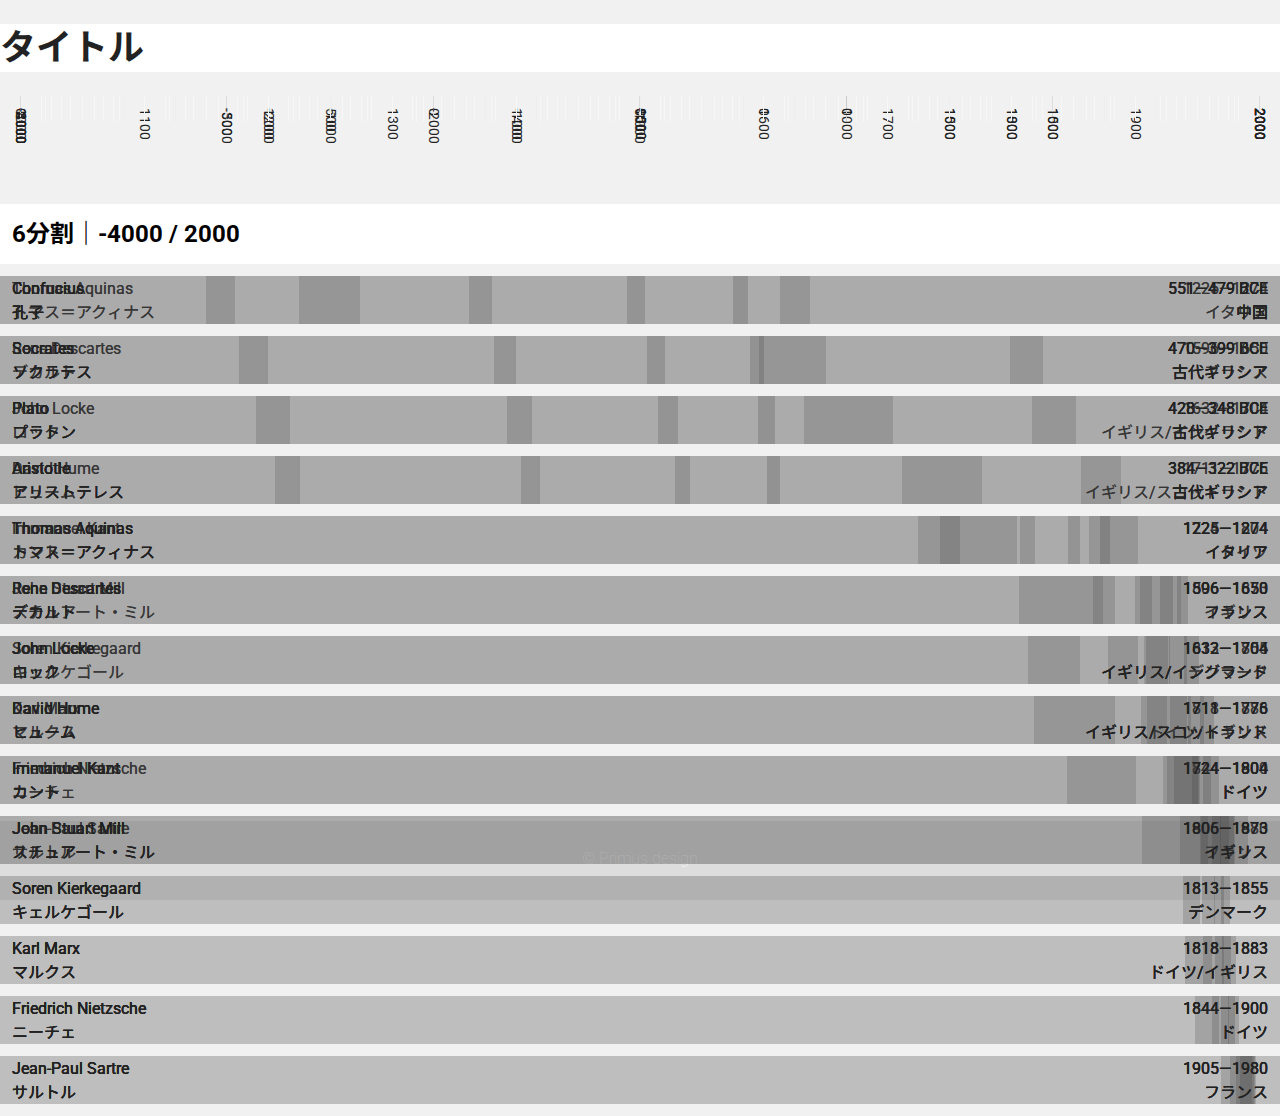
<file: time/_index.html>
<!doctype html>
<html lang="ja" class="no-js">

<head>
  <meta charset="utf-8">
  <title>Time Table Test</title>

  <meta name="format-detection" content="telephone=no">
  <meta name="viewport" content="width=device-width, initial-scale=1.0">

  <link href="https://fonts.googleapis.com/css2?family=Noto+Sans+JP:wght@100;400&family=Roboto:wght@100;400&display=swap" rel="stylesheet">

	<link rel="stylesheet" href="../assets/css/reseter.min.css">
  <link rel="stylesheet" href="../assets/css/nav.css">
  <link rel="stylesheet" href="../assets/css/common.css">
  <meta name="robots" content="noindex">
</head>

<body>

<!-- <header>
<div class="Headbar">

	<div id="nav-drawer">
		<input id="nav-input" type="checkbox" class="nav-unshown">
		<label id="nav-open" for="nav-input"></spael>
		<label id="nav-close" for="nav-input" class="nav-unshown" ></label>

		<div id="nav-content">
			<h2><a href="index.html"></a></h2>
			<ul>
				<li><a href="#"></a></li>
				<li><a href="#"></a></li>
				<li><a href="#"></a></li>
				<li><a href="#"></a></li>
				<li><a href="#"></a></li>
			</ul>
		</div>
	</div>

	<div class="HeadLogo">
		<a href="#"></a>
	</div>

	<div></div>

</div>
</header> -->

<main>

	<div class="Wrapper">

		<h1>タイトル</h1>

		<div class="timeTable">
			<!--  -->
			<div class="timeTable_Person">
				<h2>1分割｜1000 / 2000</h2>

				<!-- Confucius -->
				<!-- <div class="PersonBox">
					<div class="PersonName-Prof">
						<div>Confucius<br>孔子</div>
						<div class="PersonProf">551&#8212;479 BCE<br>中国</div>
					</div>
					<div class="PersonLifeTime"
					style="grid-template-columns: 14.82fr 2.38fr 81.81fr;">
						<div></div>
						<div class="LifeTime"></div>
						<div></div>
					</div>
				</div> -->

				<!-- Socrates -->
				<!-- <div class="PersonBox">
					<div class="PersonName-Prof">
						<div>Socrates<br>ソクラテス</div>
						<div class="PersonProf">470&#8212;399 BCE<br>古代ギリシア</div>
					</div>
					<div class="PersonLifeTime"
					style="grid-template-columns: 17.49fr 2.34fr 79.17fr;">
						<div></div>
						<div class="LifeTime"></div>
						<div></div>
					</div>
				</div> -->

				<!-- Plato -->
				<!-- <div class="PersonBox">
					<div class="PersonName-Prof">
						<div>Plato<br>プラトン</div>
						<div class="PersonProf">428&#8212;348 BCE<br>古代ギリシア</div>
					</div>
					<div class="PersonLifeTime"
					style="grid-template-columns: 18.88fr 2.64fr 77.48fr;">
						<div></div>
						<div class="LifeTime"></div>
						<div></div>
					</div>
				</div> -->

				<!-- Aristotle -->
				<!-- <div class="PersonBox">
					<div class="PersonName-Prof">
						<div>Aristotle<br>アリストテレス</div>
						<div class="PersonProf">384&#8212;322 BCE<br>古代ギリシア</div>
					</div>
					<div class="PersonLifeTime"
					style="grid-template-columns: 20.33fr 2.05fr 76.63fr;">
						<div></div>
						<div class="LifeTime"></div>
						<div></div>
					</div>
				</div> -->

				<!-- ThomasAquinas -->
				<div class="PersonBox">
					<div class="PersonName-Prof">
						<div>Thomas Aquinas<br>トマス＝アクィナス</div>
						<div class="PersonProf">1225&#8212;1274<br>イタリア</div>
					</div>
					<div class="PersonLifeTime"
					style="grid-template-columns: 22.50fr 4.90fr 72.60fr;">
						<div></div>
						<div class="LifeTime"></div>
						<div></div>
					</div>
				</div>

				<!-- ReneDescartes -->
				<div class="PersonBox">
					<div class="PersonName-Prof">
						<div>Rene Descartes<br>デカルト</div>
						<div class="PersonProf">1596&#8212;1650<br>フランス</div>
					</div>
					<div class="PersonLifeTime"
					style="grid-template-columns: 59.60fr 5.40fr 35.00fr;">
						<div></div>
						<div class="LifeTime"></div>
						<div></div>
					</div>
				</div>

				<!-- JohnLocke -->
				<div class="PersonBox">
					<div class="PersonName-Prof">
						<div>John Locke<br>ロック</div>
						<div class="PersonProf">1632&#8212;1704<br>イギリス/イングランド</div>
					</div>
					<div class="PersonLifeTime"
					style="grid-template-columns: 63.20fr 7.20fr 29.60fr;">
						<div></div>
						<div class="LifeTime"></div>
						<div></div>
					</div>
				</div>

				<!-- DavidHume -->
				<div class="PersonBox">
					<div class="PersonName-Prof">
						<div>David Hume<br>ヒューム</div>
						<div class="PersonProf">1711&#8212;1776<br>イギリス/スコットランド</div>
					</div>
					<div class="PersonLifeTime"
					style="grid-template-columns: 71.10fr 6.50fr 22.40fr;">
						<div></div>
						<div class="LifeTime"></div>
						<div></div>
					</div>
				</div>

				<!-- ImmanuelKant -->
				<div class="PersonBox">
					<div class="PersonName-Prof">
						<div>Immanuel Kant<br>カント</div>
						<div class="PersonProf">1724&#8212;1804<br>ドイツ</div>
					</div>
					<div class="PersonLifeTime"
					style="grid-template-columns: 72.40fr 8.00fr 19.60fr;">
						<div></div>
						<div class="LifeTime"></div>
						<div></div>
					</div>
				</div>

				<!-- JohnStuartMill -->
				<div class="PersonBox">
					<div class="PersonName-Prof">
						<div>John Stuart Mill<br>スチュアート・ミル</div>
						<div class="PersonProf">1806&#8212;1873<br>イギリス</div>
					</div>
					<div class="PersonLifeTime"
					style="grid-template-columns: 80.60fr 6.70fr 12.70fr;">
						<div></div>
						<div class="LifeTime"></div>
						<div></div>
					</div>
				</div>

				<!-- SorenKierkegaard -->
				<div class="PersonBox">
					<div class="PersonName-Prof">
						<div>Soren Kierkegaard<br>キェルケゴール</div>
						<div class="PersonProf">1813&#8212;1855<br>デンマーク</div>
					</div>
					<div class="PersonLifeTime"
					style="grid-template-columns: 81.30fr 4.20fr 14.50fr;">
						<div></div>
						<div class="LifeTime"></div>
						<div></div>
					</div>
				</div>

				<!-- KarlMarx -->
				<div class="PersonBox">
					<div class="PersonName-Prof">
						<div>Karl Marx<br>マルクス</div>
						<div class="PersonProf">1818&#8212;1883<br>ドイツ/イギリス</div>
					</div>
					<div class="PersonLifeTime"
					style="grid-template-columns: 81.80fr 6.50fr 11.70fr;">
						<div></div>
						<div class="LifeTime"></div>
						<div></div>
					</div>
				</div>

				<!-- FriedrichNietzsche -->
				<div class="PersonBox">
					<div class="PersonName-Prof">
						<div>Friedrich Nietzsche<br>ニーチェ</div>
						<div class="PersonProf">1844&#8212;1900<br>ドイツ</div>
					</div>
					<div class="PersonLifeTime"
					style="grid-template-columns: 84.40fr 5.60fr 10.00fr;">
						<div></div>
						<div class="LifeTime"></div>
						<div></div>
					</div>
				</div>

				<!-- Jean-PaulSartre -->
				<div class="PersonBox">
					<div class="PersonName-Prof">
						<div>Jean-Paul Sartre<br>サルトル</div>
						<div class="PersonProf">1905&#8212;1980<br>フランス</div>
					</div>
					<div class="PersonLifeTime"
					style="grid-template-columns: 90.50fr 7.50fr 2.00fr;">
						<div></div>
						<div class="LifeTime"></div>
						<div></div>
					</div>
				</div>

			</div>

			<!--  -->
			<div class="timeTable_Year division_1">
					<div></div>

					<div class="YearLine-d"><div>1000</div></div>
					<div></div>
					<div class="YearLine"><div>1100</div></div>
					<div></div>
					<div class="YearLine"><div>1200</div></div>
					<div></div>
					<div class="YearLine"><div>1300</div></div>
					<div></div>
					<div class="YearLine"><div>1400</div></div>
					<div></div>
					<div class="YearLine-e"><div>1500</div></div>
					<div></div>
					<div class="YearLine"><div>1600</div></div>
					<div></div>
					<div class="YearLine"><div>1700</div></div>
					<div></div>
					<div class="YearLine"><div>1800</div></div>
					<div></div>
					<div class="YearLine"><div>1900</div></div>
					<div></div>

					<div class="YearLine-d"><div>2000</div></div>

					<div></div>
			</div>

			<!--  -->
			<div class="timeTable_Period timeTable_Period-division1_1000-2000">
				<div class="PeriodMediaeval"></div><!-- preMargin -->
				<div class="PeriodMediaeval"></div>
				<div class="PeriodModern"></div>
				<div class="PeriodModern"></div><!-- aftMargin -->
			</div>
		</div>
	</div>
	<!-- 1分割｜1000 / 2000//////////////////////////////////////////////////////// -->

	<div class="Wrapper">
		<div class="timeTable">
			<!--  -->
			<div class="timeTable_Person">
				<h2>2分割｜0 / 2000</h2>

				<!-- Confucius -->
				<!-- <div class="PersonBox">
					<div class="PersonName-Prof">
						<div>Confucius<br>孔子</div>
						<div class="PersonProf">551&#8212;479 BCE<br>中国</div>
					</div>
					<div class="PersonLifeTime"
					style="grid-template-columns: 14.82fr 2.38fr 81.81fr;">
						<div></div>
						<div class="LifeTime"></div>
						<div></div>
					</div>
				</div> -->

				<!-- Socrates -->
				<!-- <div class="PersonBox">
					<div class="PersonName-Prof">
						<div>Socrates<br>ソクラテス</div>
						<div class="PersonProf">470&#8212;399 BCE<br>古代ギリシア</div>
					</div>
					<div class="PersonLifeTime"
					style="grid-template-columns: 17.49fr 2.34fr 79.17fr;">
						<div></div>
						<div class="LifeTime"></div>
						<div></div>
					</div>
				</div> -->

				<!-- Plato -->
				<!-- <div class="PersonBox">
					<div class="PersonName-Prof">
						<div>Plato<br>プラトン</div>
						<div class="PersonProf">428&#8212;348 BCE<br>古代ギリシア</div>
					</div>
					<div class="PersonLifeTime"
					style="grid-template-columns: 18.88fr 2.64fr 77.48fr;">
						<div></div>
						<div class="LifeTime"></div>
						<div></div>
					</div>
				</div> -->

				<!-- Aristotle -->
				<!-- <div class="PersonBox">
					<div class="PersonName-Prof">
						<div>Aristotle<br>アリストテレス</div>
						<div class="PersonProf">384&#8212;322 BCE<br>古代ギリシア</div>
					</div>
					<div class="PersonLifeTime"
					style="grid-template-columns: 20.33fr 2.05fr 76.63fr;">
						<div></div>
						<div class="LifeTime"></div>
						<div></div>
					</div>
				</div> -->

				<!-- ThomasAquinas -->
				<div class="PersonBox">
					<div class="PersonName-Prof">
						<div>Thomas Aquinas<br>トマス＝アクィナス</div>
						<div class="PersonProf">1225&#8212;1274<br>イタリア</div>
					</div>
					<div class="PersonLifeTime"
					style="grid-template-columns: 61.25fr 2.45fr 36.30fr;">
						<div></div>
						<div class="LifeTime"></div>
						<div></div>
					</div>
				</div>

				<!-- ReneDescartes -->
				<div class="PersonBox">
					<div class="PersonName-Prof">
						<div>Rene Descartes<br>デカルト</div>
						<div class="PersonProf">1596&#8212;1650<br>フランス</div>
					</div>
					<div class="PersonLifeTime"
					style="grid-template-columns: 79.80fr 2.70fr 17.50fr;">
						<div></div>
						<div class="LifeTime"></div>
						<div></div>
					</div>
				</div>

				<!-- JohnLocke -->
				<div class="PersonBox">
					<div class="PersonName-Prof">
						<div>John Locke<br>ロック</div>
						<div class="PersonProf">1632&#8212;1704<br>イギリス/イングランド</div>
					</div>
					<div class="PersonLifeTime"
					style="grid-template-columns: 81.60fr 3.60fr 14.80fr;">
						<div></div>
						<div class="LifeTime"></div>
						<div></div>
					</div>
				</div>

				<!-- DavidHume -->
				<div class="PersonBox">
					<div class="PersonName-Prof">
						<div>David Hume<br>ヒューム</div>
						<div class="PersonProf">1711&#8212;1776<br>イギリス/スコットランド</div>
					</div>
					<div class="PersonLifeTime"
					style="grid-template-columns: 85.55fr 3.25fr 11.20fr;">
						<div></div>
						<div class="LifeTime"></div>
						<div></div>
					</div>
				</div>

				<!-- ImmanuelKant -->
				<div class="PersonBox">
					<div class="PersonName-Prof">
						<div>Immanuel Kant<br>カント</div>
						<div class="PersonProf">1724&#8212;1804<br>ドイツ</div>
					</div>
					<div class="PersonLifeTime"
					style="grid-template-columns: 86.20fr 4.00fr 9.80fr;">
						<div></div>
						<div class="LifeTime"></div>
						<div></div>
					</div>
				</div>

				<!-- JohnStuartMill -->
				<div class="PersonBox">
					<div class="PersonName-Prof">
						<div>John Stuart Mill<br>スチュアート・ミル</div>
						<div class="PersonProf">1806&#8212;1873<br>イギリス</div>
					</div>
					<div class="PersonLifeTime"
					style="grid-template-columns: 90.30fr 3.35fr 6.35fr;">
						<div></div>
						<div class="LifeTime"></div>
						<div></div>
					</div>
				</div>

				<!-- SorenKierkegaard -->
				<div class="PersonBox">
					<div class="PersonName-Prof">
						<div>Soren Kierkegaard<br>キェルケゴール</div>
						<div class="PersonProf">1813&#8212;1855<br>デンマーク</div>
					</div>
					<div class="PersonLifeTime"
					style="grid-template-columns: 90.65fr 2.10fr 7.25fr;">
						<div></div>
						<div class="LifeTime"></div>
						<div></div>
					</div>
				</div>

				<!-- KarlMarx -->
				<div class="PersonBox">
					<div class="PersonName-Prof">
						<div>Karl Marx<br>マルクス</div>
						<div class="PersonProf">1818&#8212;1883<br>ドイツ/イギリス</div>
					</div>
					<div class="PersonLifeTime"
					style="grid-template-columns: 90.90fr 3.25fr 5.85fr;">
						<div></div>
						<div class="LifeTime"></div>
						<div></div>
					</div>
				</div>

				<!-- FriedrichNietzsche -->
				<div class="PersonBox">
					<div class="PersonName-Prof">
						<div>Friedrich Nietzsche<br>ニーチェ</div>
						<div class="PersonProf">1844&#8212;1900<br>ドイツ</div>
					</div>
					<div class="PersonLifeTime"
					style="grid-template-columns: 92.20fr 2.80fr 5.00fr;">
						<div></div>
						<div class="LifeTime"></div>
						<div></div>
					</div>
				</div>

				<!-- Jean-PaulSartre -->
				<div class="PersonBox">
					<div class="PersonName-Prof">
						<div>Jean-Paul Sartre<br>サルトル</div>
						<div class="PersonProf">1905&#8212;1980<br>フランス</div>
					</div>
					<div class="PersonLifeTime"
					style="grid-template-columns: 95.25fr 3.75fr 1.00fr;">
						<div></div>
						<div class="LifeTime"></div>
						<div></div>
					</div>
				</div>

			</div>

			<!--  -->
			<div class="timeTable_Year division_2">
					<div></div>

					<div class="YearLine-0"><div>0</div></div>
					<div></div>
					<div class="YearLine"></div>
					<div></div>
					<div class="YearLine"></div>
					<div></div>
					<div class="YearLine"></div>
					<div></div>
					<div class="YearLine"></div>
					<div></div>
					<div class="YearLine-e"><div>500</div></div>
					<div></div>
					<div class="YearLine"></div>
					<div></div>
					<div class="YearLine"></div>
					<div></div>
					<div class="YearLine"></div>
					<div></div>
					<div class="YearLine"></div>
					<div></div>

					<div class="YearLine-d"><div>1000</div></div>
					<div></div>
					<div class="YearLine"></div>
					<div></div>
					<div class="YearLine"></div>
					<div></div>
					<div class="YearLine"></div>
					<div></div>
					<div class="YearLine"></div>
					<div></div>
					<div class="YearLine-e"><div>1500</div></div>
					<div></div>
					<div class="YearLine"></div>
					<div></div>
					<div class="YearLine"></div>
					<div></div>
					<div class="YearLine"></div>
					<div></div>
					<div class="YearLine"></div>
					<div></div>

					<div class="YearLine-d"><div>2000</div></div>

					<div></div>
			</div>

			<!--  -->
			<div class="timeTable_Period timeTable_Period-division2_0-2000">
				<div class="PeriodAncient"></div><!-- preMargin -->
				<div class="PeriodAncient"></div>
				<div class="PeriodMediaeval"></div>
				<div class="PeriodModern"></div>
				<div class="PeriodModern"></div><!-- aftMargin -->
			</div>
		</div>
	</div>
	<!-- 2分割｜0 / 2000//////////////////////////////////////////////////////// -->

	<div class="Wrapper">
		<div class="timeTable">
			<!--  -->
			<div class="timeTable_Person">
				<h2>3分割｜-1000 / 2000</h2>

				<!-- Confucius -->
				<div class="PersonBox">
					<div class="PersonName-Prof">
						<div>Confucius<br>孔子</div>
						<div class="PersonProf">551&#8212;479 BCE<br>中国</div>
					</div>
					<div class="PersonLifeTime"
					style="grid-template-columns: 14.82fr 2.38fr 81.81fr;">
						<div></div>
						<div class="LifeTime"></div>
						<div></div>
					</div>
				</div>

				<!-- Socrates -->
				<div class="PersonBox">
					<div class="PersonName-Prof">
						<div>Socrates<br>ソクラテス</div>
						<div class="PersonProf">470&#8212;399 BCE<br>古代ギリシア</div>
					</div>
					<div class="PersonLifeTime"
					style="grid-template-columns: 17.49fr 2.34fr 79.17fr;">
						<div></div>
						<div class="LifeTime"></div>
						<div></div>
					</div>
				</div>

				<!-- Plato -->
				<div class="PersonBox">
					<div class="PersonName-Prof">
						<div>Plato<br>プラトン</div>
						<div class="PersonProf">428&#8212;348 BCE<br>古代ギリシア</div>
					</div>
					<div class="PersonLifeTime"
					style="grid-template-columns: 18.88fr 2.64fr 77.48fr;">
						<div></div>
						<div class="LifeTime"></div>
						<div></div>
					</div>
				</div>

				<!-- Aristotle -->
				<div class="PersonBox">
					<div class="PersonName-Prof">
						<div>Aristotle<br>アリストテレス</div>
						<div class="PersonProf">384&#8212;322 BCE<br>古代ギリシア</div>
					</div>
					<div class="PersonLifeTime"
					style="grid-template-columns: 20.33fr 2.05fr 76.63fr;">
						<div></div>
						<div class="LifeTime"></div>
						<div></div>
					</div>
				</div>

				<!-- ThomasAquinas -->
				<div class="PersonBox">
					<div class="PersonName-Prof">
						<div>Thomas Aquinas<br>トマス＝アクィナス</div>
						<div class="PersonProf">1225&#8212;1274<br>イタリア</div>
					</div>
					<div class="PersonLifeTime"
					style="grid-template-columns: 73.43fr 1.62fr 23.96fr;">
						<div></div>
						<div class="LifeTime"></div>
						<div></div>
					</div>
				</div>

				<!-- ReneDescartes -->
				<div class="PersonBox">
					<div class="PersonName-Prof">
						<div>Rene Descartes<br>デカルト</div>
						<div class="PersonProf">1596&#8212;1650<br>フランス</div>
					</div>
					<div class="PersonLifeTime"
					style="grid-template-columns: 85.67fr 1.78fr 11.55fr;">
						<div></div>
						<div class="LifeTime"></div>
						<div></div>
					</div>
				</div>

				<!-- JohnLocke -->
				<div class="PersonBox">
					<div class="PersonName-Prof">
						<div>John Locke<br>ロック</div>
						<div class="PersonProf">1632&#8212;1704<br>イギリス/イングランド</div>
					</div>
					<div class="PersonLifeTime"
					style="grid-template-columns: 86.86fr 2.38fr 9.77fr;">
						<div></div>
						<div class="LifeTime"></div>
						<div></div>
					</div>
				</div>

				<!-- DavidHume -->
				<div class="PersonBox">
					<div class="PersonName-Prof">
						<div>David Hume<br>ヒューム</div>
						<div class="PersonProf">1711&#8212;1776<br>イギリス/スコットランド</div>
					</div>
					<div class="PersonLifeTime"
					style="grid-template-columns: 89.46fr 2.15fr 7.39fr;">
						<div></div>
						<div class="LifeTime"></div>
						<div></div>
					</div>
				</div>

				<!-- ImmanuelKant -->
				<div class="PersonBox">
					<div class="PersonName-Prof">
						<div>Immanuel Kant<br>カント</div>
						<div class="PersonProf">1724&#8212;1804<br>ドイツ</div>
					</div>
					<div class="PersonLifeTime"
					style="grid-template-columns: 89.89fr 2.64fr 4.67fr;">
						<div></div>
						<div class="LifeTime"></div>
						<div></div>
					</div>
				</div>

				<!-- JohnStuartMill -->
				<div class="PersonBox">
					<div class="PersonName-Prof">
						<div>John Stuart Mill<br>スチュアート・ミル</div>
						<div class="PersonProf">1806&#8212;1873<br>イギリス</div>
					</div>
					<div class="PersonLifeTime"
					style="grid-template-columns: 92.60fr 2.21fr 4.19fr;">
						<div></div>
						<div class="LifeTime"></div>
						<div></div>
					</div>
				</div>

				<!-- SorenKierkegaard -->
				<div class="PersonBox">
					<div class="PersonName-Prof">
						<div>Soren Kierkegaard<br>キェルケゴール</div>
						<div class="PersonProf">1813&#8212;1855<br>デンマーク</div>
					</div>
					<div class="PersonLifeTime"
					style="grid-template-columns: 92.83fr 1.39fr 4.79fr;">
						<div></div>
						<div class="LifeTime"></div>
						<div></div>
					</div>
				</div>

				<!-- KarlMarx -->
				<div class="PersonBox">
					<div class="PersonName-Prof">
						<div>Karl Marx<br>マルクス</div>
						<div class="PersonProf">1818&#8212;1883<br>ドイツ/イギリス</div>
					</div>
					<div class="PersonLifeTime"
					style="grid-template-columns: 92.99fr 2.15fr 3.86fr;">
						<div></div>
						<div class="LifeTime"></div>
						<div></div>
					</div>
				</div>

				<!-- FriedrichNietzsche -->
				<div class="PersonBox">
					<div class="PersonName-Prof">
						<div>Friedrich Nietzsche<br>ニーチェ</div>
						<div class="PersonProf">1844&#8212;1900<br>ドイツ</div>
					</div>
					<div class="PersonLifeTime"
					style="grid-template-columns: 93.85fr 1.85fr 3.30fr;">
						<div></div>
						<div class="LifeTime"></div>
						<div></div>
					</div>
				</div>

				<!-- Jean-PaulSartre -->
				<div class="PersonBox">
					<div class="PersonName-Prof">
						<div>Jean-Paul Sartre<br>サルトル</div>
						<div class="PersonProf">1905&#8212;1980<br>フランス</div>
					</div>
					<div class="PersonLifeTime"
					style="grid-template-columns: 95.87fr 2.48fr 0.66fr;">
						<div></div>
						<div class="LifeTime"></div>
						<div></div>
					</div>
				</div>

			</div>

			<!--  -->
			<div class="timeTable_Year division_3">
					<div></div>

					<div class="YearLine-d"><div>-1000</div></div>
					<div></div>
					<div class="YearLine"></div>
					<div></div>
					<div class="YearLine"></div>
					<div></div>
					<div class="YearLine"></div>
					<div></div>
					<div class="YearLine"></div>
					<div></div>
					<div class="YearLine-e"><div>-500</div></div>
					<div></div>
					<div class="YearLine"></div>
					<div></div>
					<div class="YearLine"></div>
					<div></div>
					<div class="YearLine"></div>
					<div></div>
					<div class="YearLine"></div>
					<div></div>

					<div class="YearLine-0"><div>0</div></div>
					<div></div>
					<div class="YearLine"></div>
					<div></div>
					<div class="YearLine"></div>
					<div></div>
					<div class="YearLine"></div>
					<div></div>
					<div class="YearLine"></div>
					<div></div>
					<div class="YearLine-e"><div>500</div></div>
					<div></div>
					<div class="YearLine"></div>
					<div></div>
					<div class="YearLine"></div>
					<div></div>
					<div class="YearLine"></div>
					<div></div>
					<div class="YearLine"></div>
					<div></div>

					<div class="YearLine-d"><div>1000</div></div>
					<div></div>
					<div class="YearLine"></div>
					<div></div>
					<div class="YearLine"></div>
					<div></div>
					<div class="YearLine"></div>
					<div></div>
					<div class="YearLine"></div>
					<div></div>
					<div class="YearLine-e"><div>1500</div></div>
					<div></div>
					<div class="YearLine"></div>
					<div></div>
					<div class="YearLine"></div>
					<div></div>
					<div class="YearLine"></div>
					<div></div>
					<div class="YearLine"></div>
					<div></div>

					<div class="YearLine-d"><div>2000</div></div>

					<div></div>
			</div>

			<!--  -->
			<div class="timeTable_Period timeTable_Period-division3_-1000-2000">
				<div class="PeriodAncient"></div><!-- preMargin -->
				<div class="PeriodAncient"></div>
				<div class="PeriodMediaeval"></div>
				<div class="PeriodModern"></div>
				<div class="PeriodModern"></div><!-- aftMargin -->
			</div>
		</div>
	</div>
	<!-- 3分割｜-1000 / 2000//////////////////////////////////////////////////////// -->

	<div class="Wrapper">
		<div class="timeTable">

			<!--  -->
			<div class="timeTable_Person">
				<h2>4分割｜-2000 / 2000</h2>

	<!-- Confucius -->
				<div class="PersonBox">
					<div class="PersonName-Prof">
						<div>Confucius<br>孔子</div>
						<div class="PersonProf">551&#8212;479 BCE<br>中国</div>
					</div>
					<div class="PersonLifeTime"
					style="grid-template-columns: 36.23fr 1.8fr 61.98fr;">
						<div></div>
						<div class="LifeTime"></div>
						<div></div>
					</div>
				</div>

	<!-- Socrates -->
				<div class="PersonBox">
					<div class="PersonName-Prof">
						<div>Socrates<br>ソクラテス</div>
						<div class="PersonProf">470&#8212;399 BCE<br>古代ギリシア</div>
					</div>
					<div class="PersonLifeTime"
					style="grid-template-columns: 38.25fr 1.78fr 59.98fr;">
						<div></div>
						<div class="LifeTime"></div>
						<div></div>
					</div>
				</div>

	<!-- Plato -->
				<div class="PersonBox">
					<div class="PersonName-Prof">
						<div>Plato<br>プラトン</div>
						<div class="PersonProf">428&#8212;348 BCE<br>古代ギリシア</div>
					</div>
					<div class="PersonLifeTime"
					style="grid-template-columns: 39.30fr 2.0fr 58.70fr;">
						<div></div>
						<div class="LifeTime"></div>
						<div></div>
					</div>
				</div>

	<!-- Aristotle -->
				<div class="PersonBox">
					<div class="PersonName-Prof">
						<div>Aristotle<br>アリストテレス</div>
						<div class="PersonProf">384&#8212;322 BCE<br>古代ギリシア</div>
					</div>
					<div class="PersonLifeTime"
					style="grid-template-columns: 40.4fr 1.55fr 58.05fr;">
						<div></div>
						<div class="LifeTime"></div>
						<div></div>
					</div>
				</div>

	<!-- ThomasAquinas -->
	<div class="PersonBox">
		<div class="PersonName-Prof">
			<div>Thomas Aquinas<br>トマス＝アクィナス</div>
			<div class="PersonProf">1225&#8212;1274<br>イタリア</div>
		</div>
		<div class="PersonLifeTime"
		style="grid-template-columns: 80.63fr 1.23fr 18.15fr;">
			<div></div>
			<div class="LifeTime"></div>
			<div></div>
		</div>
		</div>

	<!-- ReneDescartes -->
	<div class="PersonBox">
		<div class="PersonName-Prof">
			<div>Rene Descartes<br>デカルト</div>
			<div class="PersonProf">1596&#8212;1650<br>フランス</div>
		</div>
		<div class="PersonLifeTime"
		style="grid-template-columns: 89.9fr 1.35fr 8.75fr;">
			<div></div>
			<div class="LifeTime"></div>
			<div></div>
		</div>
		</div>


	<!-- JohnLocke -->
	<div class="PersonBox">
		<div class="PersonName-Prof">
			<div>John Locke<br>ロック</div>
			<div class="PersonProf">1632&#8212;1704<br>イギリス/イングランド</div>
		</div>
		<div class="PersonLifeTime"
		style="grid-template-columns: 90.8fr 1.8fr 7.4fr;">
			<div></div>
			<div class="LifeTime"></div>
			<div></div>
		</div>
		</div>

	<!-- DavidHume -->
	<div class="PersonBox">
		<div class="PersonName-Prof">
			<div>David Hume<br>ヒューム</div>
			<div class="PersonProf">1711&#8212;1776<br>イギリス/スコットランド</div>
		</div>
		<div class="PersonLifeTime"
		style="grid-template-columns: 92.78fr 1.63fr 5.6fr;">
			<div></div>
			<div class="LifeTime"></div>
			<div></div>
		</div>
		</div>


	<!-- ImmanuelKant -->
				<div class="PersonBox">
					<div class="PersonName-Prof">
						<div>Immanuel Kant<br>カント</div>
						<div class="PersonProf">1724&#8212;1804<br>ドイツ</div>
					</div>
					<div class="PersonLifeTime"
					style="grid-template-columns: 93.1fr 2fr 4.9fr;">
						<div></div>
						<div class="LifeTime"></div>
						<div></div>
					</div>
				</div>


	<!-- JohnStuartMill -->
	<div class="PersonBox">
		<div class="PersonName-Prof">
			<div>John Stuart Mill<br>スチュアート・ミル</div>
			<div class="PersonProf">1806&#8212;1873<br>イギリス</div>
		</div>
		<div class="PersonLifeTime"
		style="grid-template-columns: 95.15fr 1.68fr 3.18fr;">
			<div></div>
			<div class="LifeTime"></div>
			<div></div>
		</div>
		</div>

	<!-- SorenKierkegaard -->
	<div class="PersonBox">
	<div class="PersonName-Prof">
		<div>Soren Kierkegaard<br>キェルケゴール</div>
		<div class="PersonProf">1813&#8212;1855<br>デンマーク</div>
	</div>
	<div class="PersonLifeTime"
	style="grid-template-columns: 95.33fr 1.05fr 3.63fr;">
		<div></div>
		<div class="LifeTime"></div>
		<div></div>
	</div>
	</div>

	<!-- KarlMarx -->
	<div class="PersonBox">
		<div class="PersonName-Prof">
			<div>Karl Marx<br>マルクス</div>
			<div class="PersonProf">1818&#8212;1883<br>ドイツ/イギリス</div>
		</div>
		<div class="PersonLifeTime"
		style="grid-template-columns: 95.45fr 1.63fr 2.93fr;">
			<div></div>
			<div class="LifeTime"></div>
			<div></div>
		</div>
		</div>

	<!-- FriedrichNietzsche -->
	<div class="PersonBox">
		<div class="PersonName-Prof">
			<div>Friedrich Nietzsche<br>ニーチェ</div>
			<div class="PersonProf">1844&#8212;1900<br>ドイツ</div>
		</div>
		<div class="PersonLifeTime"
		style="grid-template-columns: 96.1fr 1.4fr 2.5fr;">
			<div></div>
			<div class="LifeTime"></div>
			<div></div>
		</div>
		</div>

	<!-- Jean-PaulSartre -->
	<div class="PersonBox">
	<div class="PersonName-Prof">
		<div>Jean-Paul Sartre<br>サルトル</div>
		<div class="PersonProf">1905&#8212;1980<br>フランス</div>
	</div>
	<div class="PersonLifeTime"
	style="grid-template-columns: 97.63fr 1.88fr 0.5fr;">
		<div></div>
		<div class="LifeTime"></div>
		<div></div>
	</div>
	</div>


			</div>

			<!--  -->
			<div class="timeTable_Year division_4">
					<div></div>

					<div class="YearLine-d"><div>-2000</div></div>
					<div></div>
					<div class="YearLine"></div>
					<div></div>
					<div class="YearLine"></div>
					<div></div>
					<div class="YearLine"></div>
					<div></div>
					<div class="YearLine"></div>
					<div></div>
					<div class="YearLine-e"></div>
					<div></div>
					<div class="YearLine"></div>
					<div></div>
					<div class="YearLine"></div>
					<div></div>
					<div class="YearLine"></div>
					<div></div>
					<div class="YearLine"></div>
					<div></div>

					<div class="YearLine-d"><div>-1000</div></div>
					<div></div>
					<div class="YearLine"></div>
					<div></div>
					<div class="YearLine"></div>
					<div></div>
					<div class="YearLine"></div>
					<div></div>
					<div class="YearLine"></div>
					<div></div>
					<div class="YearLine-e"></div>
					<div></div>
					<div class="YearLine"></div>
					<div></div>
					<div class="YearLine"></div>
					<div></div>
					<div class="YearLine"></div>
					<div></div>
					<div class="YearLine"></div>
					<div></div>

					<div class="YearLine-0"><div>0</div></div>
					<div></div>
					<div class="YearLine"></div>
					<div></div>
					<div class="YearLine"></div>
					<div></div>
					<div class="YearLine"></div>
					<div></div>
					<div class="YearLine"></div>
					<div></div>
					<div class="YearLine-e"></div>
					<div></div>
					<div class="YearLine"></div>
					<div></div>
					<div class="YearLine"></div>
					<div></div>
					<div class="YearLine"></div>
					<div></div>
					<div class="YearLine"></div>
					<div></div>

					<div class="YearLine-d"><div>1000</div></div>
					<div></div>
					<div class="YearLine"></div>
					<div></div>
					<div class="YearLine"></div>
					<div></div>
					<div class="YearLine"></div>
					<div></div>
					<div class="YearLine"></div>
					<div></div>
					<div class="YearLine-e"></div>
					<div></div>
					<div class="YearLine"></div>
					<div></div>
					<div class="YearLine"></div>
					<div></div>
					<div class="YearLine"></div>
					<div></div>
					<div class="YearLine"></div>
					<div></div>

					<div class="YearLine-d"><div>2000</div></div>

					<div></div>
			</div>

			<!--  -->
			<div class="timeTable_Period timeTable_Period-division4_-2000-2000">
				<div class="PeriodAncient"></div><!-- preMargin -->
				<div class="PeriodAncient"></div><!--  -->
				<div class="PeriodMediaeval"></div>
				<div class="PeriodModern"></div>
				<div class="PeriodModern"></div><!-- aftMargin -->
			</div>


		
		</div>
	</div>
	<!-- 4分割｜-2000 / 2000 //////////////////////////////////////////////////////// -->

	<div class="Wrapper">
		<div class="timeTable">

			<!--  -->
			<div class="timeTable_Person">
				<h2>5分割｜-3000 / 2000</h2>

	<!-- Confucius -->
				<div class="PersonBox">
					<div class="PersonName-Prof">
						<div>Confucius<br>孔子</div>
						<div class="PersonProf">551&#8212;479 BCE<br>中国</div>
					</div>
					<div class="PersonLifeTime"
					style="grid-template-columns: 48.98fr 1.44fr 49.58fr;">
						<div></div>
						<div class="LifeTime"></div>
						<div></div>
					</div>
				</div>

	<!-- Socrates -->
				<div class="PersonBox">
					<div class="PersonName-Prof">
						<div>Socrates<br>ソクラテス</div>
						<div class="PersonProf">470&#8212;399 BCE<br>古代ギリシア</div>
					</div>
					<div class="PersonLifeTime"
					style="grid-template-columns: 50.60fr 1.42fr 47.98fr;">
						<div></div>
						<div class="LifeTime"></div>
						<div></div>
					</div>
				</div>

	<!-- Plato -->
				<div class="PersonBox">
					<div class="PersonName-Prof">
						<div>Plato<br>プラトン</div>
						<div class="PersonProf">428&#8212;348 BCE<br>古代ギリシア</div>
					</div>
					<div class="PersonLifeTime"
					style="grid-template-columns: 51.44fr 1.60fr 46.96fr;">
						<div></div>
						<div class="LifeTime"></div>
						<div></div>
					</div>
				</div>

	<!-- Aristotle -->
				<div class="PersonBox">
					<div class="PersonName-Prof">
						<div>Aristotle<br>アリストテレス</div>
						<div class="PersonProf">384&#8212;322 BCE<br>古代ギリシア</div>
					</div>
					<div class="PersonLifeTime"
					style="grid-template-columns: 53.32fr 1.24fr 46.44fr;">
						<div></div>
						<div class="LifeTime"></div>
						<div></div>
					</div>
				</div>

	<!-- ThomasAquinas -->
	<div class="PersonBox">
		<div class="PersonName-Prof">
			<div>Thomas Aquinas<br>トマス＝アクィナス</div>
			<div class="PersonProf">1225&#8212;1274<br>イタリア</div>
		</div>
		<div class="PersonLifeTime"
		style="grid-template-columns: 84.50fr 0.98fr 14.52fr;">
			<div></div>
			<div class="LifeTime"></div>
			<div></div>
		</div>
		</div>

	<!-- ReneDescartes -->
	<div class="PersonBox">
		<div class="PersonName-Prof">
			<div>Rene Descartes<br>デカルト</div>
			<div class="PersonProf">1596&#8212;1650<br>フランス</div>
		</div>
		<div class="PersonLifeTime"
		style="grid-template-columns: 91.92fr 1.08fr 7.00fr;">
			<div></div>
			<div class="LifeTime"></div>
			<div></div>
		</div>
		</div>


	<!-- JohnLocke -->
	<div class="PersonBox">
		<div class="PersonName-Prof">
			<div>John Locke<br>ロック</div>
			<div class="PersonProf">1632&#8212;1704<br>イギリス/イングランド</div>
		</div>
		<div class="PersonLifeTime"
		style="grid-template-columns: 92.64fr 1.44fr 5.92fr;">
			<div></div>
			<div class="LifeTime"></div>
			<div></div>
		</div>
		</div>

	<!-- DavidHume -->
	<div class="PersonBox">
		<div class="PersonName-Prof">
			<div>David Hume<br>ヒューム</div>
			<div class="PersonProf">1711&#8212;1776<br>イギリス/スコットランド</div>
		</div>
		<div class="PersonLifeTime"
		style="grid-template-columns: 94.22fr 1.30fr 4.48fr;">
			<div></div>
			<div class="LifeTime"></div>
			<div></div>
		</div>
		</div>


	<!-- ImmanuelKant -->
				<div class="PersonBox">
					<div class="PersonName-Prof">
						<div>Immanuel Kant<br>カント</div>
						<div class="PersonProf">1724&#8212;1804<br>ドイツ</div>
					</div>
					<div class="PersonLifeTime"
					style="grid-template-columns: 94.48fr 1.60fr 3.92fr;">
						<div></div>
						<div class="LifeTime"></div>
						<div></div>
					</div>
				</div>


	<!-- JohnStuartMill -->
	<div class="PersonBox">
		<div class="PersonName-Prof">
			<div>John Stuart Mill<br>スチュアート・ミル</div>
			<div class="PersonProf">1806&#8212;1873<br>イギリス</div>
		</div>
		<div class="PersonLifeTime"
		style="grid-template-columns: 96.12fr 1.34fr 2.54fr;">
			<div></div>
			<div class="LifeTime"></div>
			<div></div>
		</div>
		</div>

	<!-- SorenKierkegaard -->
	<div class="PersonBox">
	<div class="PersonName-Prof">
		<div>Soren Kierkegaard<br>キェルケゴール</div>
		<div class="PersonProf">1813&#8212;1855<br>デンマーク</div>
	</div>
	<div class="PersonLifeTime"
	style="grid-template-columns: 96.26fr 0.84fr 2.90fr;">
		<div></div>
		<div class="LifeTime"></div>
		<div></div>
	</div>
	</div>

	<!-- KarlMarx -->
	<div class="PersonBox">
		<div class="PersonName-Prof">
			<div>Karl Marx<br>マルクス</div>
			<div class="PersonProf">1818&#8212;1883<br>ドイツ/イギリス</div>
		</div>
		<div class="PersonLifeTime"
		style="grid-template-columns: 96.36fr 1.30fr 2.34fr;">
			<div></div>
			<div class="LifeTime"></div>
			<div></div>
		</div>
		</div>

	<!-- FriedrichNietzsche -->
	<div class="PersonBox">
		<div class="PersonName-Prof">
			<div>Friedrich Nietzsche<br>ニーチェ</div>
			<div class="PersonProf">1844&#8212;1900<br>ドイツ</div>
		</div>
		<div class="PersonLifeTime"
		style="grid-template-columns: 96.88fr 1.12fr 2.00fr;">
			<div></div>
			<div class="LifeTime"></div>
			<div></div>
		</div>
		</div>

	<!-- Jean-PaulSartre -->
	<div class="PersonBox">
	<div class="PersonName-Prof">
		<div>Jean-Paul Sartre<br>サルトル</div>
		<div class="PersonProf">1905&#8212;1980<br>フランス</div>
	</div>
	<div class="PersonLifeTime"
	style="grid-template-columns: 98.10fr 1.50fr 0.40fr;">
		<div></div>
		<div class="LifeTime"></div>
		<div></div>
	</div>
	</div>


			</div>

			<!--  -->
			<div class="timeTable_Year division_5">
					<div></div>

					<div class="YearLine-d"><div>-3000</div></div>
					<div></div>
					<div class="YearLine"></div>
					<div></div>
					<div class="YearLine"></div>
					<div></div>
					<div class="YearLine"></div>
					<div></div>
					<div class="YearLine"></div>
					<div></div>
					<div class="YearLine-e"></div>
					<div></div>
					<div class="YearLine"></div>
					<div></div>
					<div class="YearLine"></div>
					<div></div>
					<div class="YearLine"></div>
					<div></div>
					<div class="YearLine"></div>
					<div></div>

					<div class="YearLine-d"><div>-2000</div></div>
					<div></div>
					<div class="YearLine"></div>
					<div></div>
					<div class="YearLine"></div>
					<div></div>
					<div class="YearLine"></div>
					<div></div>
					<div class="YearLine"></div>
					<div></div>
					<div class="YearLine-e"></div>
					<div></div>
					<div class="YearLine"></div>
					<div></div>
					<div class="YearLine"></div>
					<div></div>
					<div class="YearLine"></div>
					<div></div>
					<div class="YearLine"></div>
					<div></div>

					<div class="YearLine-d"><div>-1000</div></div>
					<div></div>
					<div class="YearLine"></div>
					<div></div>
					<div class="YearLine"></div>
					<div></div>
					<div class="YearLine"></div>
					<div></div>
					<div class="YearLine"></div>
					<div></div>
					<div class="YearLine-e"></div>
					<div></div>
					<div class="YearLine"></div>
					<div></div>
					<div class="YearLine"></div>
					<div></div>
					<div class="YearLine"></div>
					<div></div>
					<div class="YearLine"></div>
					<div></div>

					<div class="YearLine-0"><div>0</div></div>
					<div></div>
					<div class="YearLine"></div>
					<div></div>
					<div class="YearLine"></div>
					<div></div>
					<div class="YearLine"></div>
					<div></div>
					<div class="YearLine"></div>
					<div></div>
					<div class="YearLine-e"></div>
					<div></div>
					<div class="YearLine"></div>
					<div></div>
					<div class="YearLine"></div>
					<div></div>
					<div class="YearLine"></div>
					<div></div>
					<div class="YearLine"></div>
					<div></div>

					<div class="YearLine-d"><div>1000</div></div>
					<div></div>
					<div class="YearLine"></div>
					<div></div>
					<div class="YearLine"></div>
					<div></div>
					<div class="YearLine"></div>
					<div></div>
					<div class="YearLine"></div>
					<div></div>
					<div class="YearLine-e"></div>
					<div></div>
					<div class="YearLine"></div>
					<div></div>
					<div class="YearLine"></div>
					<div></div>
					<div class="YearLine"></div>
					<div></div>
					<div class="YearLine"></div>
					<div></div>

					<div class="YearLine-d"><div>2000</div></div>

					<div></div>
			</div>

			<!--  -->
			<div class="timeTable_Period timeTable_Period-division5_-3000-2000">
				<div class="PeriodAncient"></div><!-- preMargin -->
				<div class="PeriodAncient"></div><!--  -->
				<div class="PeriodMediaeval"></div>
				<div class="PeriodModern"></div>
				<div class="PeriodModern"></div><!-- aftMargin -->
			</div>


		
		</div>
	</div>
	<!-- 5分割｜-3000 / 2000 //////////////////////////////////////////////////////// -->

	<div class="Wrapper">
		<div class="timeTable">

			<!--  -->
			<div class="timeTable_Person">
				<h2>6分割｜-4000 / 2000</h2>

	<!-- Confucius -->
				<div class="PersonBox">
					<div class="PersonName-Prof">
						<div>Confucius<br>孔子</div>
						<div class="PersonProf">551&#8212;479 BCE<br>中国</div>
					</div>
					<div class="PersonLifeTime"
					style="grid-template-columns: 57.48fr 1.20fr 41.32fr;">
						<div></div>
						<div class="LifeTime"></div>
						<div></div>
					</div>
				</div>

	<!-- Socrates -->
				<div class="PersonBox">
					<div class="PersonName-Prof">
						<div>Socrates<br>ソクラテス</div>
						<div class="PersonProf">470&#8212;399 BCE<br>古代ギリシア</div>
					</div>
					<div class="PersonLifeTime"
					style="grid-template-columns: 58.83fr 1.18fr 39.98fr;">
						<div></div>
						<div class="LifeTime"></div>
						<div></div>
					</div>
				</div>

	<!-- Plato -->
				<div class="PersonBox">
					<div class="PersonName-Prof">
						<div>Plato<br>プラトン</div>
						<div class="PersonProf">428&#8212;348 BCE<br>古代ギリシア</div>
					</div>
					<div class="PersonLifeTime"
					style="grid-template-columns: 59.53fr 1.33fr 39.13fr;">
						<div></div>
						<div class="LifeTime"></div>
						<div></div>
					</div>
				</div>

	<!-- Aristotle -->
				<div class="PersonBox">
					<div class="PersonName-Prof">
						<div>Aristotle<br>アリストテレス</div>
						<div class="PersonProf">384&#8212;322 BCE<br>古代ギリシア</div>
					</div>
					<div class="PersonLifeTime"
					style="grid-template-columns: 60.27fr 1.03fr 38.70fr;">
						<div></div>
						<div class="LifeTime"></div>
						<div></div>
					</div>
				</div>

	<!-- ThomasAquinas -->
	<div class="PersonBox">
		<div class="PersonName-Prof">
			<div>Thomas Aquinas<br>トマス＝アクィナス</div>
			<div class="PersonProf">1225&#8212;1274<br>イタリア</div>
		</div>
		<div class="PersonLifeTime"
		style="grid-template-columns: 87.08fr 0.82fr 12.10fr;">
			<div></div>
			<div class="LifeTime"></div>
			<div></div>
		</div>
		</div>

	<!-- ReneDescartes -->
	<div class="PersonBox">
		<div class="PersonName-Prof">
			<div>Rene Descartes<br>デカルト</div>
			<div class="PersonProf">1596&#8212;1650<br>フランス</div>
		</div>
		<div class="PersonLifeTime"
		style="grid-template-columns: 93.27fr 0.90fr 5.83fr;">
			<div></div>
			<div class="LifeTime"></div>
			<div></div>
		</div>
		</div>


	<!-- JohnLocke -->
	<div class="PersonBox">
		<div class="PersonName-Prof">
			<div>John Locke<br>ロック</div>
			<div class="PersonProf">1632&#8212;1704<br>イギリス/イングランド</div>
		</div>
		<div class="PersonLifeTime"
		style="grid-template-columns: 93.87fr 1.20fr 4.93fr;">
			<div></div>
			<div class="LifeTime"></div>
			<div></div>
		</div>
		</div>

	<!-- DavidHume -->
	<div class="PersonBox">
		<div class="PersonName-Prof">
			<div>David Hume<br>ヒューム</div>
			<div class="PersonProf">1711&#8212;1776<br>イギリス/スコットランド</div>
		</div>
		<div class="PersonLifeTime"
		style="grid-template-columns: 95.18fr 1.08fr 3.73fr;">
			<div></div>
			<div class="LifeTime"></div>
			<div></div>
		</div>
		</div>


	<!-- ImmanuelKant -->
				<div class="PersonBox">
					<div class="PersonName-Prof">
						<div>Immanuel Kant<br>カント</div>
						<div class="PersonProf">1724&#8212;1804<br>ドイツ</div>
					</div>
					<div class="PersonLifeTime"
					style="grid-template-columns: 95.40fr 1.33fr 3.27fr;">
						<div></div>
						<div class="LifeTime"></div>
						<div></div>
					</div>
				</div>


	<!-- JohnStuartMill -->
	<div class="PersonBox">
		<div class="PersonName-Prof">
			<div>John Stuart Mill<br>スチュアート・ミル</div>
			<div class="PersonProf">1806&#8212;1873<br>イギリス</div>
		</div>
		<div class="PersonLifeTime"
		style="grid-template-columns: 96.77fr 1.12fr 2.12fr;">
			<div></div>
			<div class="LifeTime"></div>
			<div></div>
		</div>
		</div>

	<!-- SorenKierkegaard -->
	<div class="PersonBox">
	<div class="PersonName-Prof">
		<div>Soren Kierkegaard<br>キェルケゴール</div>
		<div class="PersonProf">1813&#8212;1855<br>デンマーク</div>
	</div>
	<div class="PersonLifeTime"
	style="grid-template-columns: 96.88fr 0.70fr 2.42fr;">
		<div></div>
		<div class="LifeTime"></div>
		<div></div>
	</div>
	</div>

	<!-- KarlMarx -->
	<div class="PersonBox">
		<div class="PersonName-Prof">
			<div>Karl Marx<br>マルクス</div>
			<div class="PersonProf">1818&#8212;1883<br>ドイツ/イギリス</div>
		</div>
		<div class="PersonLifeTime"
		style="grid-template-columns: 96.97fr 1.08fr 1.95fr;">
			<div></div>
			<div class="LifeTime"></div>
			<div></div>
		</div>
		</div>

	<!-- FriedrichNietzsche -->
	<div class="PersonBox">
		<div class="PersonName-Prof">
			<div>Friedrich Nietzsche<br>ニーチェ</div>
			<div class="PersonProf">1844&#8212;1900<br>ドイツ</div>
		</div>
		<div class="PersonLifeTime"
		style="grid-template-columns: 97.40fr 0.93fr 1.67fr;">
			<div></div>
			<div class="LifeTime"></div>
			<div></div>
		</div>
		</div>

	<!-- Jean-PaulSartre -->
	<div class="PersonBox">
	<div class="PersonName-Prof">
		<div>Jean-Paul Sartre<br>サルトル</div>
		<div class="PersonProf">1905&#8212;1980<br>フランス</div>
	</div>
	<div class="PersonLifeTime"
	style="grid-template-columns: 98.42fr 1.25fr 0.33fr;">
		<div></div>
		<div class="LifeTime"></div>
		<div></div>
	</div>
	</div>


			</div>

			<!--  -->
			<div class="timeTable_Year division_6">
					<div></div>

					<div class="YearLine-d"><div>-4000</div></div>
					<div></div>
					<div class="YearLine"></div>
					<div></div>
					<div class="YearLine"></div>
					<div></div>
					<div class="YearLine"></div>
					<div></div>
					<div class="YearLine"></div>
					<div></div>
					<div class="YearLine-e"></div>
					<div></div>
					<div class="YearLine"></div>
					<div></div>
					<div class="YearLine"></div>
					<div></div>
					<div class="YearLine"></div>
					<div></div>
					<div class="YearLine"></div>
					<div></div>

					<div class="YearLine-d"><div>-3000</div></div>
					<div></div>
					<div class="YearLine"></div>
					<div></div>
					<div class="YearLine"></div>
					<div></div>
					<div class="YearLine"></div>
					<div></div>
					<div class="YearLine"></div>
					<div></div>
					<div class="YearLine-e"></div>
					<div></div>
					<div class="YearLine"></div>
					<div></div>
					<div class="YearLine"></div>
					<div></div>
					<div class="YearLine"></div>
					<div></div>
					<div class="YearLine"></div>
					<div></div>

					<div class="YearLine-d"><div>-2000</div></div>
					<div></div>
					<div class="YearLine"></div>
					<div></div>
					<div class="YearLine"></div>
					<div></div>
					<div class="YearLine"></div>
					<div></div>
					<div class="YearLine"></div>
					<div></div>
					<div class="YearLine-e"></div>
					<div></div>
					<div class="YearLine"></div>
					<div></div>
					<div class="YearLine"></div>
					<div></div>
					<div class="YearLine"></div>
					<div></div>
					<div class="YearLine"></div>
					<div></div>

					<div class="YearLine-d"><div>-1000</div></div>
					<div></div>
					<div class="YearLine"></div>
					<div></div>
					<div class="YearLine"></div>
					<div></div>
					<div class="YearLine"></div>
					<div></div>
					<div class="YearLine"></div>
					<div></div>
					<div class="YearLine-e"></div>
					<div></div>
					<div class="YearLine"></div>
					<div></div>
					<div class="YearLine"></div>
					<div></div>
					<div class="YearLine"></div>
					<div></div>
					<div class="YearLine"></div>
					<div></div>

					<div class="YearLine-0"><div>0</div></div>
					<div></div>
					<div class="YearLine"></div>
					<div></div>
					<div class="YearLine"></div>
					<div></div>
					<div class="YearLine"></div>
					<div></div>
					<div class="YearLine"></div>
					<div></div>
					<div class="YearLine-e"></div>
					<div></div>
					<div class="YearLine"></div>
					<div></div>
					<div class="YearLine"></div>
					<div></div>
					<div class="YearLine"></div>
					<div></div>
					<div class="YearLine"></div>
					<div></div>

					<div class="YearLine-d"><div>1000</div></div>
					<div></div>
					<div class="YearLine"></div>
					<div></div>
					<div class="YearLine"></div>
					<div></div>
					<div class="YearLine"></div>
					<div></div>
					<div class="YearLine"></div>
					<div></div>
					<div class="YearLine-e"></div>
					<div></div>
					<div class="YearLine"></div>
					<div></div>
					<div class="YearLine"></div>
					<div></div>
					<div class="YearLine"></div>
					<div></div>
					<div class="YearLine"></div>
					<div></div>

					<div class="YearLine-d"><div>2000</div></div>

					<div></div>
			</div>

			<!--  -->
			<div class="timeTable_Period timeTable_Period-division6_-4000-2000">
				<div class="PeriodAncient"></div><!-- preMargin -->
				<div class="PeriodAncient"></div><!--  -->
				<div class="PeriodMediaeval"></div>
				<div class="PeriodModern"></div>
				<div class="PeriodModern"></div><!-- aftMargin -->
			</div>


		
		</div>
	</div>
	<!-- 5分割｜-3000 / 2000 //////////////////////////////////////////////////////// -->

</main>

<footer>
	<div class="footerWrapper">
	<p>&copy; Primus design</p>
	</div>
</footer>

</body>
</html>
</file>
<file: assets/css/nav.css>
header {
	width: 100%;
	margin: 0;
	padding: 0;
  text-align: center;
  background: #ccc;
  /* position:fixed; */
  z-index: 100;
}

header a:link,
header a:visited {
  color: #fff;
  opacity: 1;
}
header a:hover {
  opacity: 0.8;
  text-decoration: none;
}

/*  */

.Headbar {
	/* padding: 16px 16px 4px; */
	padding: 0 16px 4px;
	display: grid;
	grid-template-columns: 1fr 3fr 1fr;
	grid-gap: 0;
	z-index: 2;

}

/* @media (min-width: 800px) {
  .Headbar {
	grid-template-columns: 1fr 10fr 240px;
  }
} */

/*  */
#nav-drawer {
	position: relative;
  text-align: left;
	/*  */
	padding-top: 16px;
}

.nav-unshown {
	display:none;
}

#nav-open {
	display: inline-block;
	width: 48px;
	height: 24px;
	vertical-align: middle;
}

#nav-open span,
#nav-open span:before,
#nav-open span:after {
	position: absolute;
	height: 2px;
	width: 26px;
	border-radius: 2px;
	background: #fff;
	display: block;
	content: '';
	cursor: pointer;
}
#nav-open span:before {
	bottom: -7px;
}
#nav-open span:after {
	bottom: -14px;
}

#nav-close {
    display: none;
    position: fixed;
    z-index: 99;
    top: 0;
    left: 0;
    width: 100%;
    height: 100%;
    background: #000;
    opacity: 0;
    transition: .24s ease-in-out;
}

#nav-content {
    overflow: auto;
    position: fixed;
    top: 0;
    left: 0;
    z-index: 9999;
    width: 72%;
    max-width: 360px;
    height: 100%;
    background-color: rgb(240, 240, 240);
    transition: .2s ease-in-out;
    -webkit-transform: translateX(-105%);
    transform: translateX(-105%);
}

#nav-input:checked ~ #nav-close {
    display: block;
    opacity: .5;
}

#nav-input:checked ~ #nav-content {
    -webkit-transform: translateX(0%);
    transform: translateX(0%);
    box-shadow: 6px 0 25px rgba(0,0,0,.12);
}

/*  */

#nav-content h2 {
	width: 200px;
	margin: 24px auto;
	padding: 24px 0 0;
}

#nav-content ul	{
	width: 88%;
	margin: 0 24px 48px 24px;
	padding: 0;
  list-style: none;
}

#nav-content ul li {
	font-size: 14px;
	margin: 6px 0 0;
	padding: 12px 0 6px;
	border-top: 1px dotted #ddd;
}

#nav-content ul li:last-child {
  border-bottom: 1px dotted #ddd ;
  padding-bottom: 12px;

}

/*  */
.HeadLogo {
	padding: 12px 0 0;
	/* margin: -6px auto 0; */
	margin: -6px auto 0;
	font-size: 18px;
	line-height: 32px;
	color: #fff;
	letter-spacing: 0.06em;
  text-align: center;
}


#nav-content ul li a:link,
#nav-content ul li a:visited {
  color: #777;
}

#nav-content ul li a:hover {
  color: #9a0100;
  opacity: 1;
}

/*  */
.HeadNav {
  text-align: right;
	padding: 0;
	margin: 0;
	font-size: 1.8rem;
  font-weight: 600;
}

.HeadNav ul {
  list-style: none;
  margin: 12px 24px 0 0;
  padding: 0;
}

.HeadNav ul li {
  display: inline;
  margin: 0 6px;
  font-size: 1.8rem;
}

.HeadNav a {
  padding: 12px;
}

.HeadNav a:link,
.HeadNav a:visited {
  box-shadow: inset 0 0 0 0 #9b0100;
  color: #9b0100;
  transition: color .3s ease-in-out, box-shadow .3s ease-in-out;
  /* color: #9b0100;
  background: rgba(255, 255, 255, 1);
  opacity: 1; */
}

.HeadNav a:hover {
  color: #ffed44;
  box-shadow: inset 200px 0 0 0 #9b0100;
  opacity: 1;
  /* color: #ffed44;
  background: rgba(155, 1, 0, 1);
  opacity: 1; */
}

@media (max-width: 799px){
  .HeadNav { display:none }
}

/*  */


.HeadLogo a:link img,
.HeadLogo a:visited img {
  opacity: 1;
  transition: all .2s;
}
  
.HeadLogo a img:hover {
  opacity: 0.7;
}


/* ======================================================================== */
</file>
<file: assets/css/common.css>
html {
  font-size: 62.5%;
  scroll-behavior: smooth;
}

body {
  font-family: 'Roboto','Noto Sans JP', sans-serif;
  color: #555;
  font-size: 1.4rem;
  line-height: 1.8;
  background: #f1f1f1;

  width: 100%;
  margin: 0 auto;
/* footer下部固定用 */
  display: flex;
  flex-direction: column;
  min-height: 100vh;

}

img {
  max-width: 100%;
  height: auto;
}

a:link,
a:visited {
  color: #222;
  text-decoration: none;
  transition: all .3s;
}
a:hover {
  color: #000;
  text-decoration: none;
  opacity: 0.6;
}
a img {
  opacity: 1;
  transition: all .3s;
}
a img:hover {
  opacity: 0.6;
}

/*  */

a {
  cursor: pointer;
  color: #222;
  background-color: transparent;
  text-decoration: none;
}
a:hover {
  color: #000;
  text-decoration: none;
}
a:focus {
  outline: thin dotted;
}
a:not([href]):not(class), a:not([href]):not([class]):hover {
  cursor: default;
  color: inherit;
  text-decoration: none;
}

a.link-btn_detail {
  width: 160px;
  display: block;
  padding: 10px 0;
  text-align: center;
  color: #fff;
  font-size: 1.2rem;
  line-height: 1;
  opacity: 1;
} 

/* h */
/* @media (max-width: 699px) { */
@media (max-width: 959px) {
  h1 { font-size: 2.7rem; line-height: 3.2rem; }
  h2 { font-size: 2.4rem; line-height: 3.6rem; }
  h3 { font-size: 2rem;}
  h4 { font-size: 1.25rem;}
  h5 { font-size: 1.25rem;}
  h6 { font-size: 1rem;}
  p {
    font-size: 1.3rem;
    margin: 0 0 2rem;
  }
}

@media (min-width: 960px) {
  h1 { font-size: 3.6rem; line-height: 4.8rem; }
  h2 { font-size: 2.4rem; line-height: 3.6rem;}
  h3 { font-size: 2rem;}
  h4 { font-size: 1.25rem;}
  h5 { font-size: 1.25rem;}
  h6 { font-size: 1rem;}
  p {
    font-size: 1.6rem;
    margin: 0 0 2rem;
  }
}
/*  */
/* 
h1,
h2,
h3,
h4,
h5 {
  font-weight: 400;
} 
*/
/* p:last-child { margin: 0;} */

/*  */
ol,
ul {
  padding-left: 2rem;
}

ol,
ul,
dl {
  margin: 0 0 1rem;
}

ol ol,
ul ul,
ol ul,
ul ol {
  margin: 0;
}

dt {
  font-weight: 400;
}

dd {
  margin-bottom: 0.5rem;
  margin-left: 0;
}

blockquote {
  margin: 0 0 1rem;
}

/* b,
strong {
  font-weight: 700;
}

.small {
  font-size: 0.875em;
}

.read {
  font-size: 1.2em;
  font-weight: 400;
  letter-spacing: 0.04rem;
}

mark {
  padding: 0.2em;
  background-color: currentColor;
}

sub,
sup {
  position: relative;
  font-size: 0.75em;
  line-height: 0;
  vertical-align: baseline;
}

sub {
  bottom: -0.25em;
}

sup {
  top: -0.5em;
} */

/*  */
main,
footer {
	width: 100%;
  /* margin: 0 auto;
  padding: 0; */
}

/* //////////////////////////////////////////////////////////////// */



/* Home //////////////////////////////////////////////////////////////// */

.HomeWrapper {
  margin: 24px auto;
  padding: 0;
  width: clamp( 420px, 84%, 1200px);
}

.HomeWrapper ul {
  list-style: none;
  margin: 0;
  padding: 0;
  display: grid;
  grid-gap: 12px;
}

@media (max-width: 419px) {
  .HomeWrapper ul {
    grid-template-columns: 1fr;
  }
}

@media (min-width: 420px) and (max-width: 599px) {
  .HomeWrapper ul {
    grid-template-columns: 1fr 1fr;
  }
}

@media (min-width: 600px) and (max-width: 719px) {
  .HomeWrapper ul {
    grid-template-columns: 1fr 1fr 1fr;
  }
}

@media (min-width: 720px) and (max-width: 959px) {
  .HomeWrapper ul {
    grid-template-columns: 1fr 1fr 1fr 1fr;
  }
}

@media (min-width: 960px) {
  .HomeWrapper ul {
    grid-template-columns: 1fr 1fr 1fr 1fr 1fr;
  }
}

/*  */

.HomeWrapper {
  font-family: 'Noto Serif JP', serif;
}

.HomeWrapper h2 {
  border-top: 4px solid #222;
  color: #222;
  font-weight: 700;
}

.HomeWrapper ul li {
  /* margin: 0; */

  overflow:hidden;
  position:relative;
  padding: 0 0 72px;
  font-size: 2.4rem;

  border: #ccc 1px solid;

}

.HomeWrapper ul li a {
  position: absolute;
  top: 0;
  left: 0;
  height:100%;
  width: 100%;
  color: #222;
  padding: 12px;
}

.HomeWrapper ul li a:hover {
  background: #ddd;
  color: #000;
}

.HomeWrapper ul li:before{
  content: "";
  display: block;
  padding-top: 66%;
}

/* //////////////////////////////////////////////////////////////////// */


.Wrapper {
  width: 100%;
  padding: 0;
  margin: 0 auto;
  color: #222;
  background: #fff;

  display: block;

  /* height: 1200px; */
}
/*  */


.Wrapper h2 {
  font-size: 2.4rem;
  color: #000;
  padding: 0;
  margin: 12px 0;

  width: 100%;
  padding: 12px;
  background: #fff;
}

.Wrapper h2 span {
  display: block;
  font-weight: 400;
  font-size: 2.1rem;
  margin: -20px 0 0;
  color: #f0b43b;
}

.Wrapper ul {
  list-style: none;
  padding: 0 0 12px;
  display: flex;
  flex-wrap: wrap;
  justify-content: space-between;
  gap: 12px;
}

/* .Wrapper ul li {
  width: 100%;
  margin: 0;
  display: flex;
  flex-wrap: wrap;

  border-top: #eee 1px solid;
  padding: 12px 0 0;
} */

/* .Wrapper ul li:last-child{
  border-bottom: #eee 1px solid;
  padding: 12px 0 12px;
} */

/* .Wrapper ul:after {
  content: "";
  display: block;
  height: 0;
}  */

/* ul.MemberList li, 
ul.AchievementList li {
  display: grid;
  color: #aaa;
} */



.Wrapper-3 {
  height: 420px;
  /* 60px * 3 + 240px */
}

.Wrapper-5 {
  height: 540px;
  /* 60px * 5 + 240px */
}

.Wrapper-6 {
  height: 600px;
  /* 60px * 5 + 240px */
}

.Wrapper-7 {
  height: 660px;
  /* 60px * 5 + 240px */
}

.Wrapper-8 {
  height: 720px;
  /* 60px * 5 + 240px */
}

.Wrapper-9 {
  height: 780px;
  /* 60px * 5 + 240px */
}

.Wrapper-10 {
  height: 840px;
  /* 60px * 5 + 240px */
}

.Wrapper-11 {
  height: 900px;
  /* 60px * 5 + 240px */
}

.Wrapper-12 {
  height: 960px;
  /* 60px * 5 + 240px */
}

.Wrapper-13 {
  height: 1020px;
  /* 60px * 5 + 240px */
}

/* //////////////////////////////////////////////////////////////// */

.timeTable {
  position: relative;
}

.timeTable_Person,
.timeTable_Period,
.timeTable_Year {
  position: absolute;
  width: 100%;
}

/*  */
.timeTable_Person {
  margin-top: 96px;
  z-index: 3;
}

.timeTable_Person .PersonBox {
  position: relative;
  margin: 0 0 12px;

  background:rgba(100,100,100,0.1);
  /*  */
}

.timeTable_Person .PersonBox .PersonName-Prof,
.timeTable_Person .PersonBox .PersonLifeTime {
  position: absolute;
  display: grid;
  gap: 0;
  width: 100%;
}

.timeTable_Person .PersonBox .PersonName-Prof {
  grid-template-columns: 1fr 1fr;
  padding: 0 12px;
  z-index: 21;

  font-size: 1.6rem;
  line-height: 1.5;
  margin: 1px 0 0;
}

.timeTable_Person .PersonBox .PersonName-Prof .PersonProf {
  text-align: right;
}

.timeTable_Person .PersonBox .PersonLifeTime {
  padding: 0 20px;
}

.timeTable_Person .PersonBox .PersonLifeTime .LifeTime {
  background: rgba(48,48,48,0.2);
  /*  */
  z-index: 20;
}
/*  */
.timeTable_Person .PersonBox,
.timeTable_Person .PersonBox .PersonLifeTime .LifeTime {
  height: 48px;
}

/* .timeTable_Year */

.timeTable_Year {
  display: grid;
  gap: 0;
  z-index: 1;
}

.division_1 {
  grid-template-columns: 20px 1px 1fr 1px 1fr 1px 1fr 1px 1fr 1px 1fr 1px 1fr 1px 1fr 1px 1fr 1px 1fr 1px 1fr 1px 20px;
}

.division_2 {
  grid-template-columns: 20px 1px 1fr 1px 1fr 1px 1fr 1px 1fr 1px 1fr 1px 1fr 1px 1fr 1px 1fr 1px 1fr 1px 1fr 1px 1fr 1px 1fr 1px 1fr 1px 1fr 1px 1fr 1px 1fr 1px 1fr 1px 1fr 1px 1fr 1px 1fr 1px 20px;
}

.division_3 {
  grid-template-columns: 20px 1px 1fr 1px 1fr 1px 1fr 1px 1fr 1px 1fr 1px 1fr 1px 1fr 1px 1fr 1px 1fr 1px 1fr 1px 1fr 1px 1fr 1px 1fr 1px 1fr 1px 1fr 1px 1fr 1px 1fr 1px 1fr 1px 1fr 1px 1fr 1px 1fr 1px 1fr 1px 1fr 1px 1fr 1px 1fr 1px 1fr 1px 1fr 1px 1fr 1px 1fr 1px 1fr 1px 20px;
}

.division_4 {
  grid-template-columns: 20px 1px 1fr 1px 1fr 1px 1fr 1px 1fr 1px 1fr 1px 1fr 1px 1fr 1px 1fr 1px 1fr 1px 1fr 1px 1fr 1px 1fr 1px 1fr 1px 1fr 1px 1fr 1px 1fr 1px 1fr 1px 1fr 1px 1fr 1px 1fr 1px 1fr 1px 1fr 1px 1fr 1px 1fr 1px 1fr 1px 1fr 1px 1fr 1px 1fr 1px 1fr 1px 1fr 1px 1fr 1px 1fr 1px 1fr 1px 1fr 1px 1fr 1px 1fr 1px 1fr 1px 1fr 1px 1fr 1px 1fr 1px 20px;
}

.division_5 {
  grid-template-columns: 20px 1px 1fr 1px 1fr 1px 1fr 1px 1fr 1px 1fr 1px 1fr 1px 1fr 1px 1fr 1px 1fr 1px 1fr 1px 1fr 1px 1fr 1px 1fr 1px 1fr 1px 1fr 1px 1fr 1px 1fr 1px 1fr 1px 1fr 1px 1fr 1px 1fr 1px 1fr 1px 1fr 1px 1fr 1px 1fr 1px 1fr 1px 1fr 1px 1fr 1px 1fr 1px 1fr 1px 1fr 1px 1fr 1px 1fr 1px 1fr 1px 1fr 1px 1fr 1px 1fr 1px 1fr 1px 1fr 1px 1fr 1px 1fr 1px 1fr 1px 1fr 1px 1fr 1px 1fr 1px 1fr 1px 1fr 1px 1fr 1px 1fr 1px 1fr 1px 20px;
}

.division_6 {
  grid-template-columns: 20px 1px 1fr 1px 1fr 1px 1fr 1px 1fr 1px 1fr 1px 1fr 1px 1fr 1px 1fr 1px 1fr 1px 1fr 1px 1fr 1px 1fr 1px 1fr 1px 1fr 1px 1fr 1px 1fr 1px 1fr 1px 1fr 1px 1fr 1px 1fr 1px 1fr 1px 1fr 1px 1fr 1px 1fr 1px 1fr 1px 1fr 1px 1fr 1px 1fr 1px 1fr 1px 1fr 1px 1fr 1px 1fr 1px 1fr 1px 1fr 1px 1fr 1px 1fr 1px 1fr 1px 1fr 1px 1fr 1px 1fr 1px 1fr 1px 1fr 1px 1fr 1px 1fr 1px 1fr 1px 1fr 1px 1fr 1px 1fr 1px 1fr 1px 1fr 1px 1fr 1px 1fr 1px 1fr 1px 1fr 1px 1fr 1px 1fr 1px 1fr 1px 1fr 1px 1fr 1px 1fr 1px 20px;
}

.timeTable_Year .YearLine {
  background: #f7f7f7;
}

.timeTable_Year .YearLine-0 {
  background: #ccc;
}

.timeTable_Year .YearLine-d {
  background: #ddd;
}

.timeTable_Year .YearLine-e {
  background: #eee;
}

.timeTable_Year div div {
  transform: rotate( 90deg );
}

/* .timeTable_Period */

.timeTable_Period {
  display: grid;
  gap: 0;
  z-index: 2;
  opacity: 0.1;
}

.timeTable_Period-division1_1000-2000 {
  grid-template-columns: 20px 45.30fr 54.80fr 20px;
}

.timeTable_Period-division2_0-2000 {
  grid-template-columns: 20px 23.75fr 48.85fr 27.40fr 20px;
}

.timeTable_Period-division3_-1000-2000 {
  grid-template-columns: 20px 49.17fr 32.57fr 18.27fr 20px;
}

.timeTable_Period-division4_-2000-2000 {
  grid-template-columns: 20px 61.88fr 24.43fr 13.70fr 20px;
}

.timeTable_Period-division5_-3000-2000 {
  grid-template-columns: 20px 69.50fr 19.54fr 10.96fr 20px;
}

.timeTable_Period-division6_-4000-2000 {
  grid-template-columns: 20px 74.58fr 16.28fr 9.13fr 20px;
}

.timeTable_Period .PeriodAncient {
  background: #713838;
}

.timeTable_Period .PeriodMediaeval {
  background: #bf780d;
}

.timeTable_Period .PeriodModern {
  background: #72bf0d;
}


/* //////////////////////////////////////////////////////////////// */




/* .testBoxOut {
  width: 100%;
  height: 1000px;
  background: #fff;
} */

/* .testBoxIn {
  width: 50%;
  height: 250px;
  background: #fff;
}

.testBoxInIn {
  width: 100%;
  height: 250px;
  background: #aaa;

  padding: 20px;
}

.testBoxInInIn {
  width: 100%;
  height: 200px;
  background: #555;
}

.testBox1 {
  height: 50px;
  width: 40%;
  margin: 0 40% 0 20%;
  background: #111;

}

.testBox2 {
  height: 50px;
  width: 60%;
  margin: 0 20% 0 20%;
  background: #111;

} */



/* /////////////////////////////// */

/*	Common */


.TitleBox {
  width: 90%;
  max-width: 800px;
  margin: 24px auto;
  padding: 24px;
  background: rgba(255, 255, 255, .88);
}

.TitleBox h1 {
  color: #f0b43b;
}

p.Lead {
  font-weight: 400;
  padding: 24px 0 0;
  margin: 24px 0 ;
  border-top: #ccc 4px solid;
  color: #555;
}

p.Lead span {
  display: block;
  text-align: right;
  color: #aaa;
  font-size: 1.2rem;
  padding: 24px 0 0;
}



@media (max-width: 959px) {
  ul.MemberList li,
  ul.AchievementList li {
    grid-template-columns: 1fr;
    gap: 2px;
  }
}

li .ListName,
li .ListTitle {
  color: #555;
}

@media (min-width: 960px) {
  ul.MemberList li {
    grid-template-columns: 1fr 1fr 3fr;
    gap: 12px;
  }
  ul.AchievementList li  {
    grid-template-columns: 2fr 1fr 5fr 3fr;
    gap: 12px;
  }
}

/*	footer */
footer {

  text-align: center;
  background: #ddd;
  color: #fff;
/* 下部固定用： */
  margin-top: auto;
}

.footerWrapper {
  margin: 0;
	padding: 24px 0 6px;

  font-size: 1rem;
  font-weight: 100;
}
</file>
<file: assets/css/reseter.min.css>
@charset "UTF-8";*,::after,::before{box-sizing:border-box;scroll-behavior:smooth}@media (prefers-reduced-motion:reduce){*,::after,::before{-webkit-animation-delay:-1ms;animation-delay:-1ms;-webkit-animation-duration:1ms;animation-duration:1ms;-webkit-animation-iteration-count:1;animation-iteration-count:1;background-attachment:initial;scroll-behavior:auto;transition-delay:0s;transition-duration:0s}}html{font:400 1rem/1.5 system-ui,-apple-system,"Segoe UI",Roboto,Ubuntu,Cantarell,"Noto Sans",sans-serif,"Apple Color Emoji","Segoe UI Emoji","Segoe UI Symbol","Noto Color Emoji";background:inherit;vertical-align:baseline;word-break:normal;color:inherit;-webkit-text-size-adjust:100%;-webkit-tap-highlight-color:transparent}body{margin:0}article,aside,details,figcaption,figure,footer,header,hgroup,menu,nav,section{display:block}[tabindex="-1"]:focus:not(:focus-visible){outline:0}hr{margin:1rem 0;color:inherit;background-color:currentColor;border:0;opacity:.25;overflow:visible}hr:not([size]){height:1px}h1,h2,h3,h4,h5,h6{margin:0 initial .5rem;font:inherit inherit 500 unset/1.2 inherit}h1{font-size:calc(1.375rem + 1.5vw)}@media (min-width:1200px){h1{font-size:2.5rem}}h2{font-size:calc(1.325rem + .9vw)}@media (min-width:1200px){h2{font-size:2rem}}h3{font-size:calc(1.3rem + .6vw)}@media (min-width:1200px){h3{font-size:1.75rem}}h4{font-size:calc(1.275rem + .3vw)}@media (min-width:1200px){h4{font-size:1.5rem}}h5{font-size:1.25rem}h6{font-size:1rem}p{margin:0 0 1rem}abbr[data-bs-original-title],abbr[title]{-webkit-text-decoration:underline dotted;text-decoration:underline dotted;cursor:help;-webkit-text-decoration-skip-ink:none;text-decoration-skip-ink:none}address{font:normal inherit inherit/inherit inherit;margin:0 0 1rem}ol,ul{padding-left:2rem}dl,ol,ul{margin:0 0 1rem}ol ol,ol ul,ul ol,ul ul{margin:0}nav li{list-style:none;padding:0}nav li::before{content:"​"}dt{font-weight:700}dd{margin-bottom:.5rem;margin-left:0}blockquote{margin:0 0 1rem}b,strong{font-weight:700}small{font-size:.875em}mark{padding:.2em;background-color:currentColor}sub,sup{position:relative;font-size:.75em;line-height:0;vertical-align:baseline}sub{bottom:-.25em}sup{top:-.5em}a{cursor:pointer;color:#3333e1;background-color:transparent;text-decoration:none}a:hover{color:#3434e0;text-decoration:underline}a:focus{outline:thin dotted}a:not([href]):not([class]):hover,a:not([href]):not(class){cursor:default;color:inherit;text-decoration:none}[tabindex],a,area,button,input,label,select,summary,textarea{touch-action:manipulation}code,kbd,pre,samp{font:1.05em "Fira Code","Cascadia Code",Consolas,Inconsolata,Monaco,Menlo,"Noto Mono","Roboto Mono","Droid Sans Mono","Ubuntu Mono","Ubuntu Monospace","Source Code Pro","Oxygen Mono","Liberation Mono","DejaVu Sans Mono","Bitstream Vera Sans Mono",monospace,"Apple Color Emoji","Segoe UI Emoji","Segoe UI Symbol","Noto Color Emoji"}pre{display:block;margin-top:0;margin-bottom:1rem;font-size:.875em;overflow:auto;-ms-overflow-style:scrollbar}pre code{font-size:inherit;color:inherit;word-break:normal}code{font-size:.875em;color:inherit;word-wrap:break-word}a>code{color:inherit}kbd{padding:.2rem .4rem;font-size:.875em;color:inherit;background-color:inherit;border-radius:.2rem}kbd kbd{padding:0;font-size:1em;font-weight:700}figure{margin:0 0 1rem}iframe,img,input,select,textarea{height:auto;max-width:100%}audio,canvas,iframe,img,svg,video{vertical-align:middle}svg:not([fill]){fill:currentColor}svg:not(:root){overflow:hidden}img{border:0;-ms-interpolation-mode:bicubic}table{caption-side:bottom;border-collapse:collapse;text-indent:0;border-color:currentColor}caption{padding-top:.5rem;padding-bottom:.5rem;color:inherit;text-align:left}th{text-align:inherit;text-align:-webkit-match-parent}tbody,td,tfoot,th,thead,tr{border-color:inherit;border-style:solid;border-width:0}label{display:inline-block}button{border-radius:0;text-transform:none}button:focus{outline:dotted 1px;outline:-webkit-focus-ring-color auto 5px}button,input{overflow:visible}button,input,optgroup,select,textarea{margin:0;font-family:inherit;font-size:inherit;line-height:inherit}button,input,select,textarea{background-color:transparent;border:1px solid WindowFrame;color:inherit;font:inherit;letter-spacing:inherit;padding:.25em .375em}button,select{text-transform:none}[role=button]{cursor:pointer}select{-moz-appearance:none;-webkit-appearance:none;text-transform:none;word-wrap:normal}select:not([multiple]):not([size]){background-image:"data:image/svg+xmlcharset=utf-8,%3Csvg xmlns='http://www.w3.org/2000/svg' width='16' height='4'%3E%3Cpath d='M4 0h6L7 4'/%3E%3C/svg%3E"}::-ms-expand{display:none}[list]::-webkit-calendar-picker-indicator{display:none}[type=button],[type=reset],[type=submit],button{-webkit-appearance:button}[type=button]:not(disabled),[type=reset]:not(disabled),[type=submit]:not(disabled),button:not(disabled){cursor:pointer}::-webkit-file-upload-button{font:inherit;-webkit-appearance:button}textarea{overflow:auto;-ms-overflow-style:scrollbar;resize:vertical;vertical-align:top}fieldset{min-width:0;padding:.35em .75em .625em;margin:0;border:1px solid inherit}legend{float:left;width:100%;padding:0;margin-bottom:.5rem;font-size:calc(1.275rem + .3vw);line-height:inherit;max-width:100%;white-space:normal}@media (max-width:1200px){legend{font-size:1.5rem}}legend+*{clear:left}dialog{background-color:inherit;border:solid;color:inherit;display:block;height:-webkit-fit-content;height:-moz-fit-content;height:fit-content;left:0;margin:auto;padding:1em;position:absolute;right:0;width:-webkit-fit-content;width:-moz-fit-content;width:fit-content}dialog:not([open]){display:none}::-webkit-datetime-edit-day-field,::-webkit-datetime-edit-fields-wrapper,::-webkit-datetime-edit-hour-field,::-webkit-datetime-edit-minute,::-webkit-datetime-edit-month-field,::-webkit-datetime-edit-text,::-webkit-datetime-edit-year-field{padding:0}::-webkit-inner-spin-button,::-webkit-outer-spin-button{height:auto}::-webkit-input-placeholder{color:inherit;opacity:.54}input::-webkit-input-placeholder{opacity:1}input::-moz-placeholder{opacity:1}input:-ms-input-placeholder{opacity:1}input::placeholder{opacity:1}[type=search]{outline-offset:-2px;-webkit-appearance:none;-moz-appearance:none;box-sizing:content-box}input[type=search]::-webkit-search-cancel-button,input[type=search]::-webkit-search-decoration,input[type=search]::-webkit-search-results-button,input[type=search]::-webkit-search-results-decoration{-webkit-appearance:none;-moz-appearance:none}[type=email],[type=number],[type=tel],[type=url]{direction:ltr}::-webkit-color-swatch-wrapper{padding:0}::-moz-focus-inner{padding:0;border-style:none}::-moz-ui-invalid{box-shadow:none}::-moz-focusring{outline:1px dotted ButtonText}output{display:inline-block}iframe{border:none}audio,canvas,video{display:inline;display:inline-block;zoom:1;max-width:100%}audio:not([controls]){display:none;height:0}summary{display:list-item;cursor:pointer}progress{display:inline-block;vertical-align:baseline}template{display:none}[hidden]{display:none}[aria-busy=true]{cursor:progress}[aria-controls]{cursor:pointer}[aria-disabled=true],[disabled]{cursor:not-allowed}[aria-hidden=false][hidden=false]{display:initial}[aria-hidden=false][hidden=false]:not(:focus){clip:rect(0,0,0,0);position:absolute}
</file>
